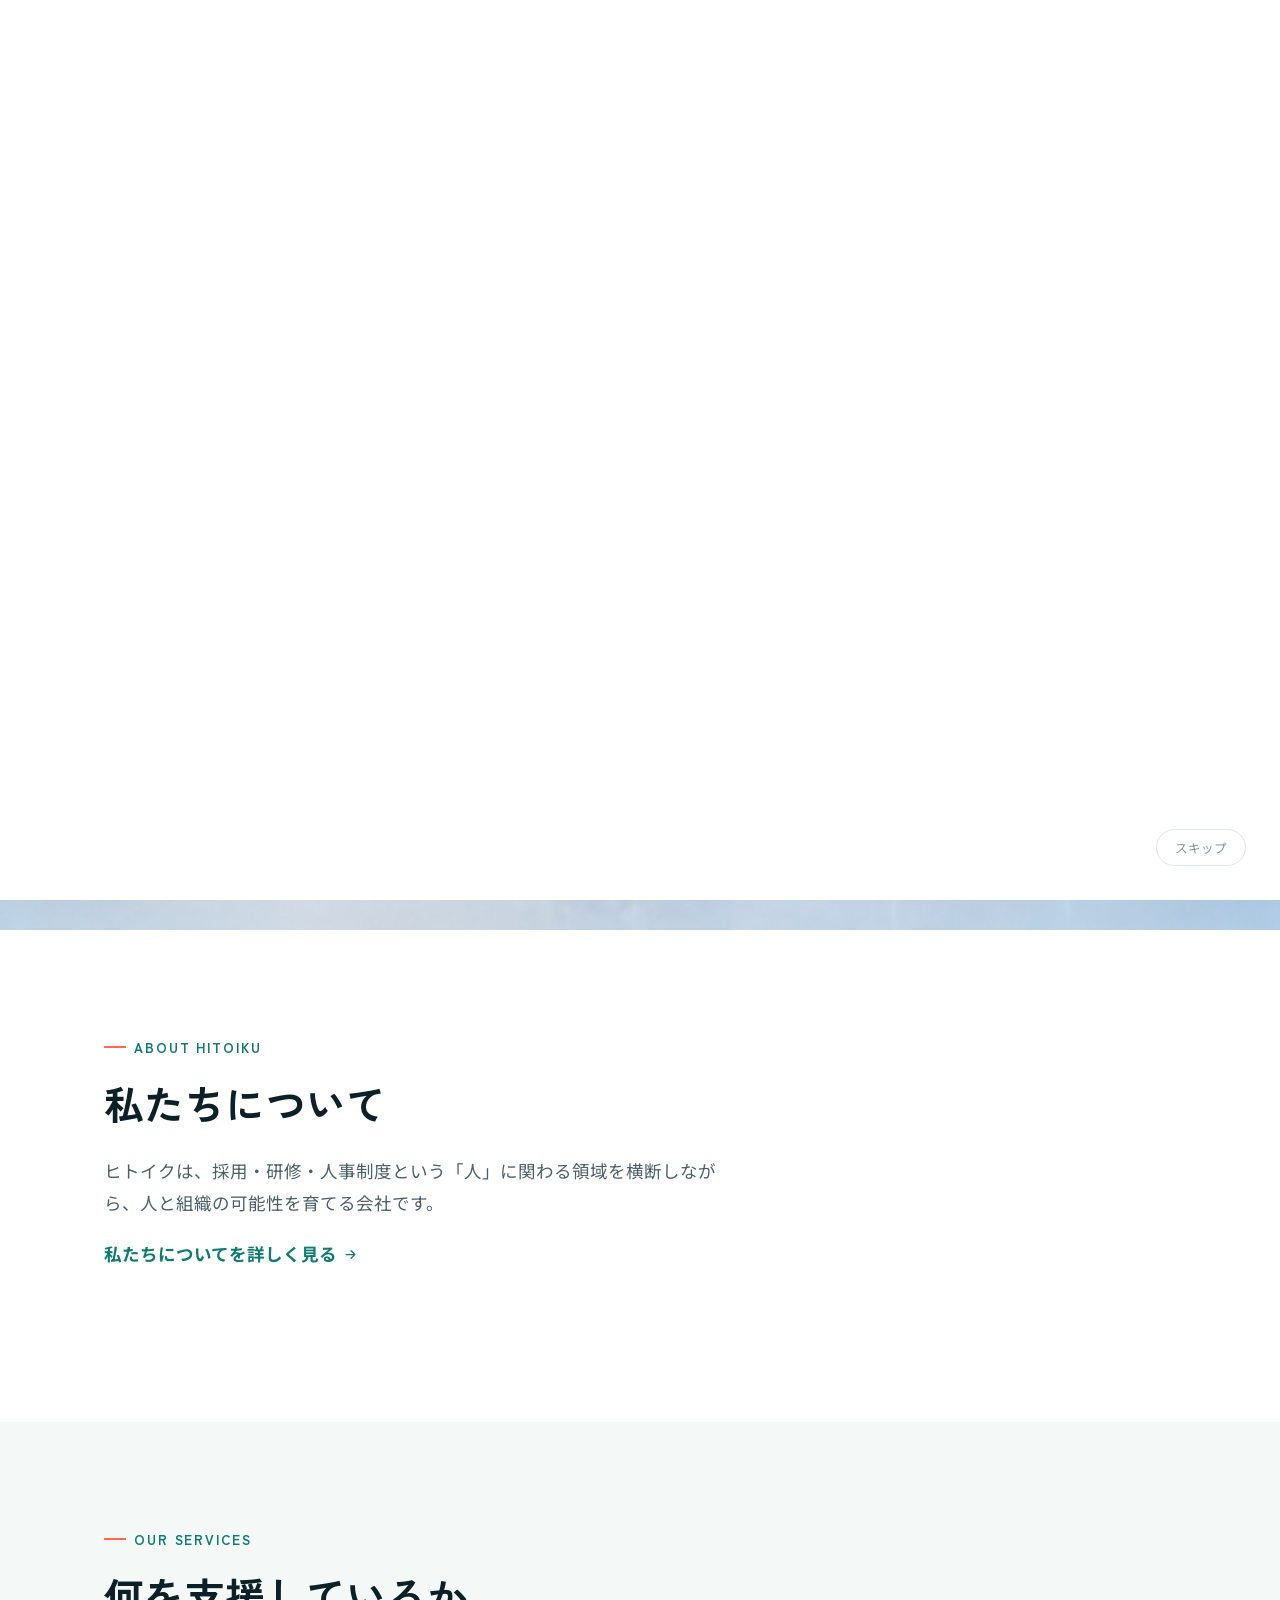
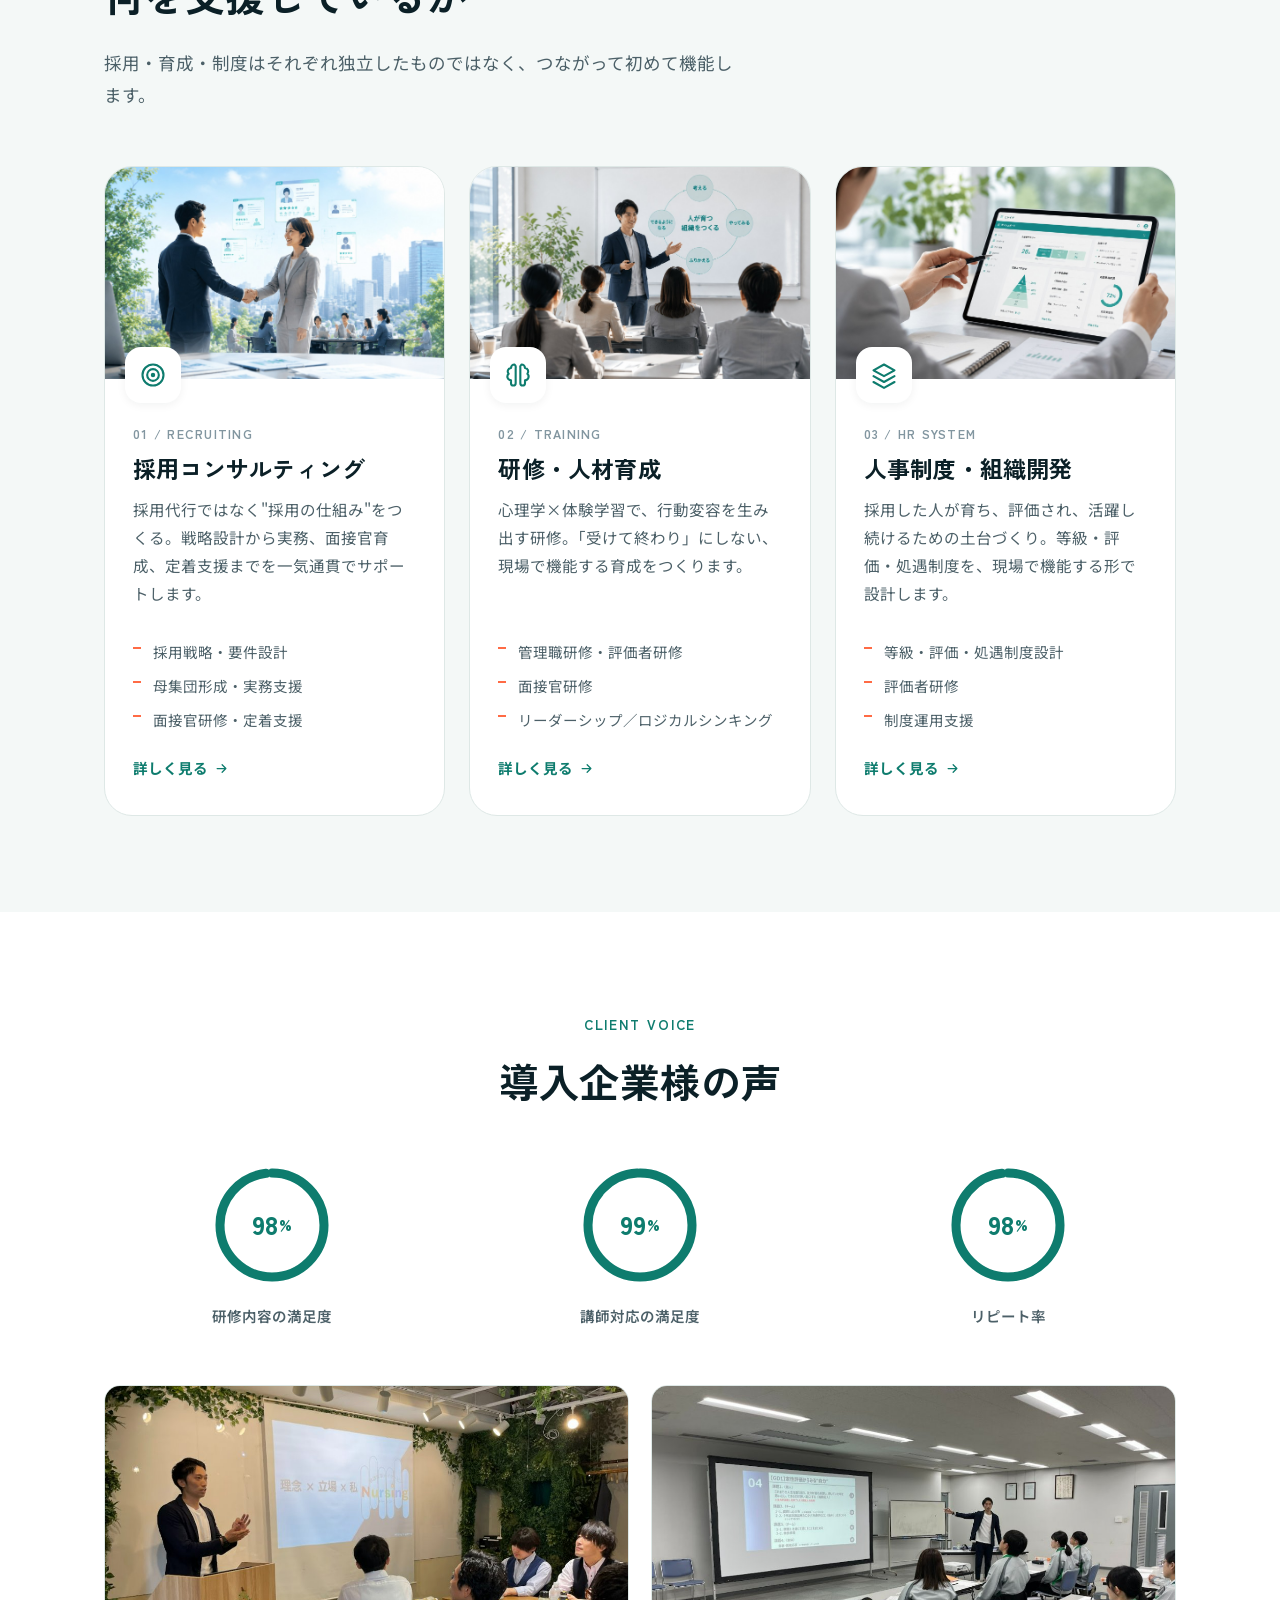
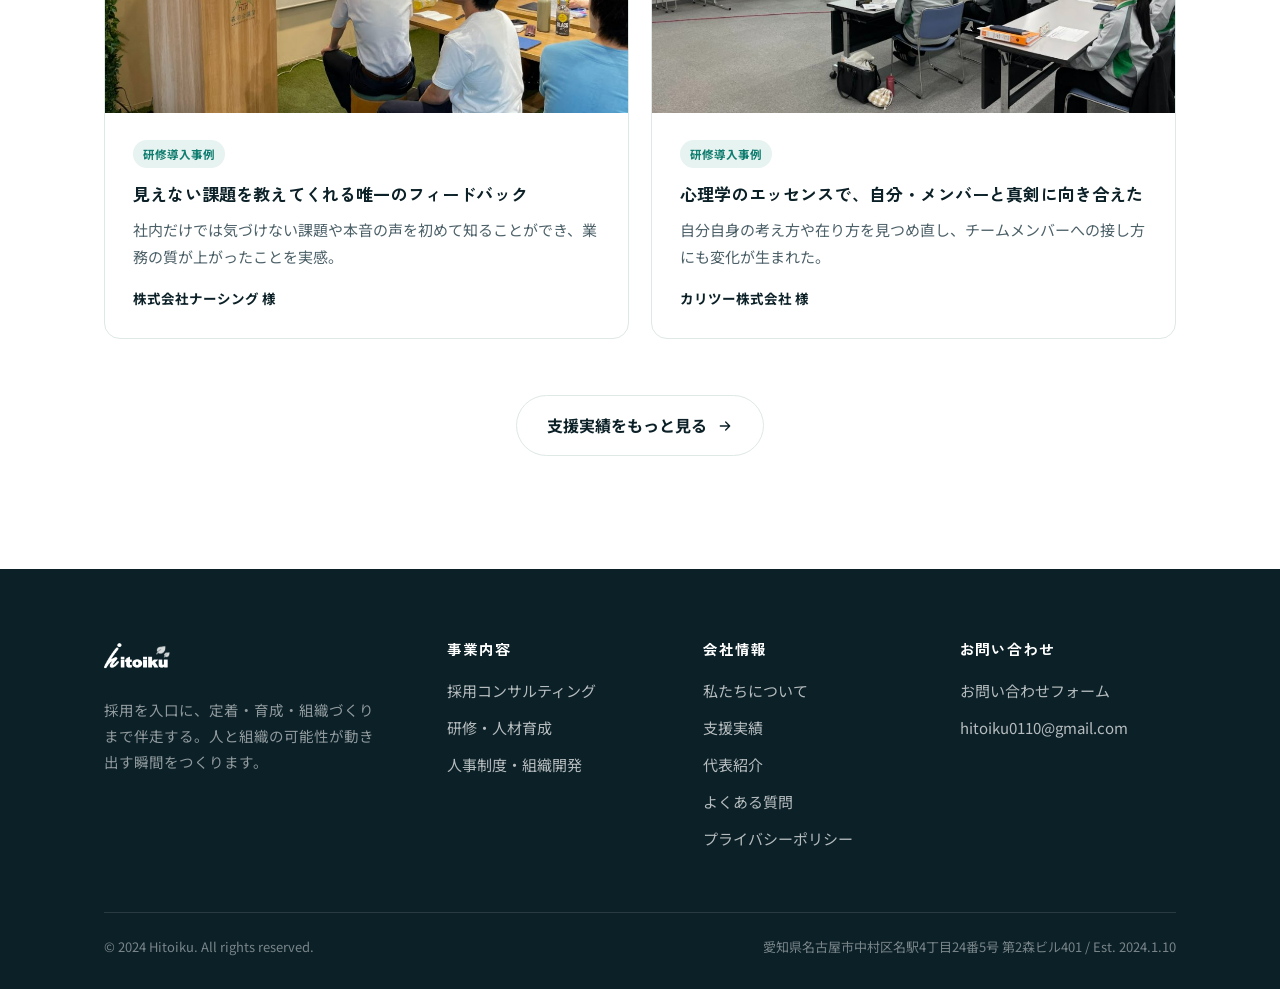
<file: index.html>
<!doctype html>
<html lang="ja">
<head>
<meta charset="UTF-8">
<meta name="viewport" content="width=device-width, initial-scale=1.0">
<title>ヒトイク | 採用して終わらせない。人が定着し、育つ組織へ。 - UPDATE HUMAN</title>
<meta name="description" content="ヒトイクは、採用を入口に定着・育成・組織づくりまで伴走する採用コンサルティング会社です。採用コンサルティング・研修・人事制度構築を通じて企業の成長を支援します。">
<link rel="icon" href="data:image/svg+xml,<svg xmlns=%22http://www.w3.org/2000/svg%22 viewBox=%220 0 32 32%22><rect width=%2232%22 height=%2232%22 rx=%229%22 fill=%22%230E7C6E%22/><path d=%22M9 17l5 5 9-11%22 stroke=%22white%22 stroke-width=%223%22 fill=%22none%22 stroke-linecap=%22round%22 stroke-linejoin=%22round%22/></svg>">
<link rel="preconnect" href="https://fonts.googleapis.com">
<link rel="preconnect" href="https://fonts.gstatic.com" crossorigin>
<link href="https://fonts.googleapis.com/css2?family=Zen+Kaku+Gothic+New:wght@500;700;900&family=Noto+Sans+JP:wght@400;500;700&display=swap" rel="stylesheet">
<link rel="stylesheet" href="css/styles.css">
<noscript><style>
.reveal{opacity:1 !important; transform:none !important;}
.story-visual{display:none;}
.story-scroll{height:auto !important; padding:60px 0;}
.story-panels{position:static !important;}
.story-panel{height:auto !important; position:static !important; padding:26px 8vw !important; justify-content:flex-start !important; text-align:left !important;}
.story-panel-inner{opacity:1 !important; transform:none !important; max-width:640px !important;}
.story-tags{justify-content:flex-start !important;}
.story-skip{display:none;}
</style></noscript>
<link rel="stylesheet" href="css/story.css">
</head>
<body>
<header class="site-header">
  <div class="header-inner">
    <a href="index.html" class="logo"><img src="images/logo.png" alt="ヒトイク" class="logo-img" onerror="this.style.display='none';this.nextElementSibling.style.display='flex';" loading="eager"><span class="logo-fallback" style="display:none;"><span class="mark"></span><span>ヒトイク<small>UPDATE HUMAN</small></span></span></a>
    <nav class="main-nav">
      <ul>
        <li><a class="nav-link active" href="index.html">ホーム</a></li>
        <li><a class="nav-link" href="about.html">私たちについて</a></li>
        <li class="has-dropdown">
          <a class="nav-link" href="recruiting.html">事業内容</a>
          <ul class="dropdown">
            <li><a href="recruiting.html">採用コンサルティング<span>採用の仕組みをつくる</span></a></li>
            <li><a href="training.html">研修・人材育成<span>行動が変わる研修</span></a></li>
            <li><a href="hr-system.html">人事制度・組織開発<span>定着と成長を支える制度</span></a></li>
          </ul>
        </li>
        <li><a class="nav-link" href="works.html">支援実績</a></li>
        <li><a class="nav-link" href="message.html">代表紹介</a></li>
        <li><a class="nav-link" href="faq.html">よくある質問</a></li>
        <li><a class="nav-link" href="contact.html">お問い合わせ</a></li>
      </ul>
    </nav>
    <div class="header-cta">
      <a href="contact.html" class="btn btn-primary btn-sm">無料相談を予約</a>
      <button class="nav-toggle" aria-label="メニュー"><span></span></button>
    </div>
  </div>
</header>



<div class="intro-splash" id="introSplash">
  <div class="intro-stage intro-tagline-stage" id="introTaglineStage">
    <p class="intro-tagline"><span class="ch" style="transition-delay:0.000s">人</span><span class="ch" style="transition-delay:0.055s">の</span><span class="ch" style="transition-delay:0.110s">可</span><span class="ch" style="transition-delay:0.165s">能</span><span class="ch" style="transition-delay:0.220s">性</span><span class="ch" style="transition-delay:0.275s">が</span><span class="ch" style="transition-delay:0.330s">、</span><br><span class="ch" style="transition-delay:0.385s">動</span><span class="ch" style="transition-delay:0.440s">き</span><span class="ch" style="transition-delay:0.495s">出</span><span class="ch" style="transition-delay:0.550s">す</span><span class="ch" style="transition-delay:0.605s">瞬</span><span class="ch" style="transition-delay:0.660s">間</span><span class="ch" style="transition-delay:0.715s">を</span><span class="ch" style="transition-delay:0.770s">。</span></p>
  </div>
  <button class="intro-skip" id="introSkip" type="button">スキップ</button>
</div>
<script>
(function () {
  var splash = document.getElementById('introSplash');
  if (!splash) return;
  var taglineStage = document.getElementById('introTaglineStage');
  var skipBtn = document.getElementById('introSkip');
  var done = false;
  var timers = [];

  function finish() {
    if (done) return;
    done = true;
    timers.forEach(function (t) { clearTimeout(t); });
    splash.classList.add('hidden');
    document.body.style.overflow = '';
  }

  document.body.style.overflow = 'hidden';
  timers.push(setTimeout(function () { taglineStage.classList.add('show'); }, 200));
  timers.push(setTimeout(function () { taglineStage.classList.remove('show'); }, 3900));
  timers.push(setTimeout(finish, 5400));

  splash.addEventListener('click', finish);
  skipBtn.addEventListener('click', function (e) { e.stopPropagation(); finish(); });
})();
</script>

<section class="static-hero">
  <div class="static-hero-media">
    <img src="images/hero.jpg" alt="人の可能性が、動き出す瞬間を。"
         width="1536" height="1024">
  </div>
  <div class="static-hero-text">
    <h1>人の可能性が、動き出す瞬間を。</h1>
    <p>採用して終わりではない。人が定着し、成長し、活躍するところまで。<br>ヒトイクは、採用から定着・活躍までを支援する採用コンサルティング会社です。</p>
  </div>
</section>


<section id="after-story">
  <div class="container">
    <div class="section-head reveal">
      <span class="eyebrow">About Hitoiku</span>
      <h2>私たちについて</h2>
      <p>ヒトイクは、採用・研修・人事制度という「人」に関わる領域を横断しながら、人と組織の可能性を育てる会社です。</p>
      <p style="margin-top:20px;"><a href="about.html" class="more" style="color:var(--brand);font-weight:700;display:inline-flex;align-items:center;gap:6px;">私たちについてを詳しく見る <svg viewBox="0 0 24 24" fill="none" stroke="currentColor" stroke-width="2" stroke-linecap="round" stroke-linejoin="round"><path d="M5 12h14M13 6l6 6-6 6"/></svg></a></p>
    </div>
  </div>
</section>

<section class="pain-band">
  <div class="container">
    <div class="section-head reveal">
      <span class="eyebrow">Our Services</span>
      <h2>何を支援しているか</h2>
      <p>採用・育成・制度はそれぞれ独立したものではなく、つながって初めて機能します。</p>
    </div>
    <div class="service-grid">
      <div class="service-card reveal">
        <div class="service-card-photo">
          <img src="images/service-recruiting.jpg" alt="採用コンサルティング" loading="lazy">
          <div class="icon"><svg viewBox="0 0 24 24" fill="none" stroke="currentColor" stroke-width="1.8"><circle cx="12" cy="12" r="9"/><circle cx="12" cy="12" r="5"/><circle cx="12" cy="12" r="1"/></svg></div>
        </div>
        <div class="service-card-body">
        <div class="tag">01 / RECRUITING</div>
        <h3>採用コンサルティング</h3>
        <p>採用代行ではなく"採用の仕組み"をつくる。戦略設計から実務、面接官育成、定着支援までを一気通貫でサポートします。</p>
        <ul><li>採用戦略・要件設計</li><li>母集団形成・実務支援</li><li>面接官研修・定着支援</li></ul>
        <a href="recruiting.html" class="more">詳しく見る <svg viewBox="0 0 24 24" fill="none" stroke="currentColor" stroke-width="2" stroke-linecap="round" stroke-linejoin="round"><path d="M5 12h14M13 6l6 6-6 6"/></svg></a>
        </div>
      </div>
      <div class="service-card reveal">
        <div class="service-card-photo">
          <img src="images/service-training.jpg" alt="研修・人材育成" loading="lazy">
          <div class="icon"><svg viewBox="0 0 24 24" fill="none" stroke="currentColor" stroke-width="1.8" stroke-linecap="round" stroke-linejoin="round"><path d="M9 3a3 3 0 0 0-3 3 3 3 0 0 0-2 5 3.2 3.2 0 0 0 2 5.6V19a2 2 0 0 0 4 0V6a3 3 0 0 0-1-3z"/><path d="M15 3a3 3 0 0 1 3 3 3 3 0 0 1 2 5 3.2 3.2 0 0 1-2 5.6V19a2 2 0 0 1-4 0V6a3 3 0 0 1 1-3z"/></svg></div>
        </div>
        <div class="service-card-body">
        <div class="tag">02 / TRAINING</div>
        <h3>研修・人材育成</h3>
        <p>心理学×体験学習で、行動変容を生み出す研修。「受けて終わり」にしない、現場で機能する育成をつくります。</p>
        <ul><li>管理職研修・評価者研修</li><li>面接官研修</li><li>リーダーシップ／ロジカルシンキング</li></ul>
        <a href="training.html" class="more">詳しく見る <svg viewBox="0 0 24 24" fill="none" stroke="currentColor" stroke-width="2" stroke-linecap="round" stroke-linejoin="round"><path d="M5 12h14M13 6l6 6-6 6"/></svg></a>
        </div>
      </div>
      <div class="service-card reveal">
        <div class="service-card-photo">
          <img src="images/service-hrsystem.jpg" alt="人事制度・組織開発" loading="lazy">
          <div class="icon"><svg viewBox="0 0 24 24" fill="none" stroke="currentColor" stroke-width="1.8" stroke-linecap="round" stroke-linejoin="round"><path d="M12 3l9 5-9 5-9-5z"/><path d="M3 13l9 5 9-5"/><path d="M3 18l9 5 9-5"/></svg></div>
        </div>
        <div class="service-card-body">
        <div class="tag">03 / HR SYSTEM</div>
        <h3>人事制度・組織開発</h3>
        <p>採用した人が育ち、評価され、活躍し続けるための土台づくり。等級・評価・処遇制度を、現場で機能する形で設計します。</p>
        <ul><li>等級・評価・処遇制度設計</li><li>評価者研修</li><li>制度運用支援</li></ul>
        <a href="hr-system.html" class="more">詳しく見る <svg viewBox="0 0 24 24" fill="none" stroke="currentColor" stroke-width="2" stroke-linecap="round" stroke-linejoin="round"><path d="M5 12h14M13 6l6 6-6 6"/></svg></a>
        </div>
      </div>
    </div>
  </div>
</section>

<section>
  <div class="container">
    <div class="section-head center reveal" style="margin-left:auto;margin-right:auto;">
      <span class="eyebrow">Client Voice</span>
      <h2>導入企業様の声</h2>
    </div>
    <div class="stat-showcase reveal">
      <div class="stat-showcase-item">
        <div class="stat-ring-wrap">
          <svg class="stat-ring" viewBox="0 0 120 120"><circle cx="60" cy="60" r="52" class="stat-ring-track"/><circle cx="60" cy="60" r="52" class="stat-ring-bar" style="--pct:98;"/></svg>
          <div class="stat-showcase-num">98<span>%</span></div>
        </div>
        <div class="stat-showcase-label">研修内容の満足度</div>
      </div>
      <div class="stat-showcase-item">
        <div class="stat-ring-wrap">
          <svg class="stat-ring" viewBox="0 0 120 120"><circle cx="60" cy="60" r="52" class="stat-ring-track"/><circle cx="60" cy="60" r="52" class="stat-ring-bar" style="--pct:99;"/></svg>
          <div class="stat-showcase-num">99<span>%</span></div>
        </div>
        <div class="stat-showcase-label">講師対応の満足度</div>
      </div>
      <div class="stat-showcase-item">
        <div class="stat-ring-wrap">
          <svg class="stat-ring" viewBox="0 0 120 120"><circle cx="60" cy="60" r="52" class="stat-ring-track"/><circle cx="60" cy="60" r="52" class="stat-ring-bar" style="--pct:98;"/></svg>
          <div class="stat-showcase-num">98<span>%</span></div>
        </div>
        <div class="stat-showcase-label">リピート率</div>
      </div>
    </div>
    <div class="case-grid mt-lg">
      <div class="case-card reveal">
        <img class="case-photo" src="images/case-nursing.jpg" alt="株式会社ナーシング様 研修風景" loading="lazy">
        <div class="case-body">
          <span class="badge">研修導入事例</span>
          <h3>見えない課題を教えてくれる唯一のフィードバック</h3>
          <p>社内だけでは気づけない課題や本音の声を初めて知ることができ、業務の質が上がったことを実感。</p>
          <div class="org">株式会社ナーシング 様</div>
        </div>
      </div>
      <div class="case-card reveal">
        <img class="case-photo" src="images/case-karitsu.jpg" alt="カリツー株式会社様 研修風景" loading="lazy">
        <div class="case-body">
          <span class="badge">研修導入事例</span>
          <h3>心理学のエッセンスで、自分・メンバーと真剣に向き合えた</h3>
          <p>自分自身の考え方や在り方を見つめ直し、チームメンバーへの接し方にも変化が生まれた。</p>
          <div class="org">カリツー株式会社 様</div>
        </div>
      </div>
    </div>
    <p class="text-center mt-lg"><a href="works.html" class="btn btn-outline">支援実績をもっと見る <svg viewBox="0 0 24 24" fill="none" stroke="currentColor" stroke-width="2" stroke-linecap="round" stroke-linejoin="round"><path d="M5 12h14M13 6l6 6-6 6"/></svg></a></p>
  </div>
</section>
<footer class="site-footer">
  <div class="container">
    <div class="footer-grid">
      <div class="footer-brand">
        <a href="index.html" class="logo"><img src="images/logo.png" alt="ヒトイク" class="logo-img" onerror="this.style.display='none';this.nextElementSibling.style.display='flex';" loading="lazy"><span class="logo-fallback" style="display:none;"><span class="mark"></span><span>ヒトイク</span></span></a>
        <p>採用を入口に、定着・育成・組織づくりまで伴走する。人と組織の可能性が動き出す瞬間をつくります。</p>
      </div>
      <div>
        <h4>事業内容</h4>
        <ul>
          <li><a href="recruiting.html">採用コンサルティング</a></li>
          <li><a href="training.html">研修・人材育成</a></li>
          <li><a href="hr-system.html">人事制度・組織開発</a></li>
        </ul>
      </div>
      <div>
        <h4>会社情報</h4>
        <ul>
          <li><a href="about.html">私たちについて</a></li>
          <li><a href="works.html">支援実績</a></li>
          <li><a href="message.html">代表紹介</a></li>
          <li><a href="faq.html">よくある質問</a></li>
          <li><a href="privacy.html">プライバシーポリシー</a></li>
        </ul>
      </div>
      <div>
        <h4>お問い合わせ</h4>
        <ul>
          <li><a href="contact.html">お問い合わせフォーム</a></li>
          <li><a href="mailto:hitoiku0110@gmail.com">hitoiku0110@gmail.com</a></li>
        </ul>
      </div>
    </div>
    <div class="footer-bottom">
      <span>&copy; 2024 Hitoiku. All rights reserved.</span>
      <span>愛知県名古屋市中村区名駅4丁目24番5号 第2森ビル401 / Est. 2024.1.10</span>
    </div>
  </div>
</footer>
<script src="js/main.js"></script>
</body>
</html>
</file>
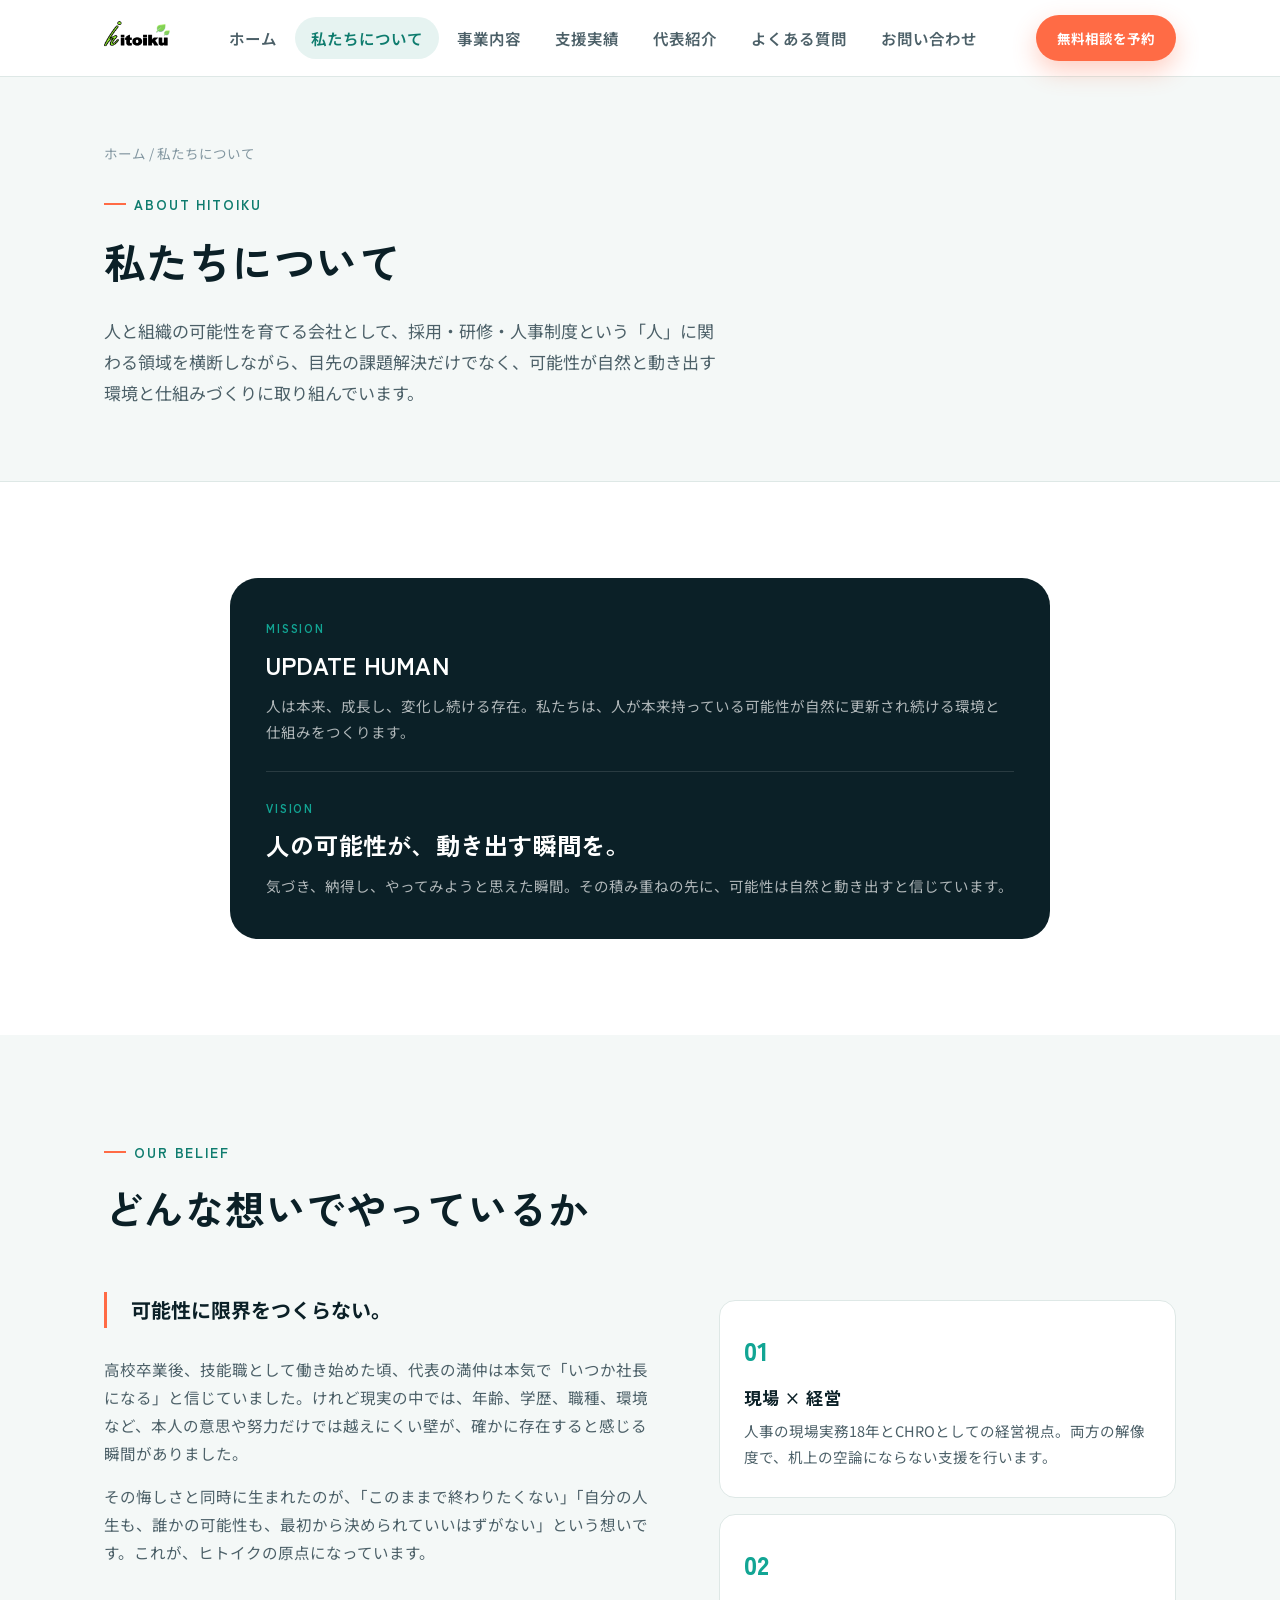
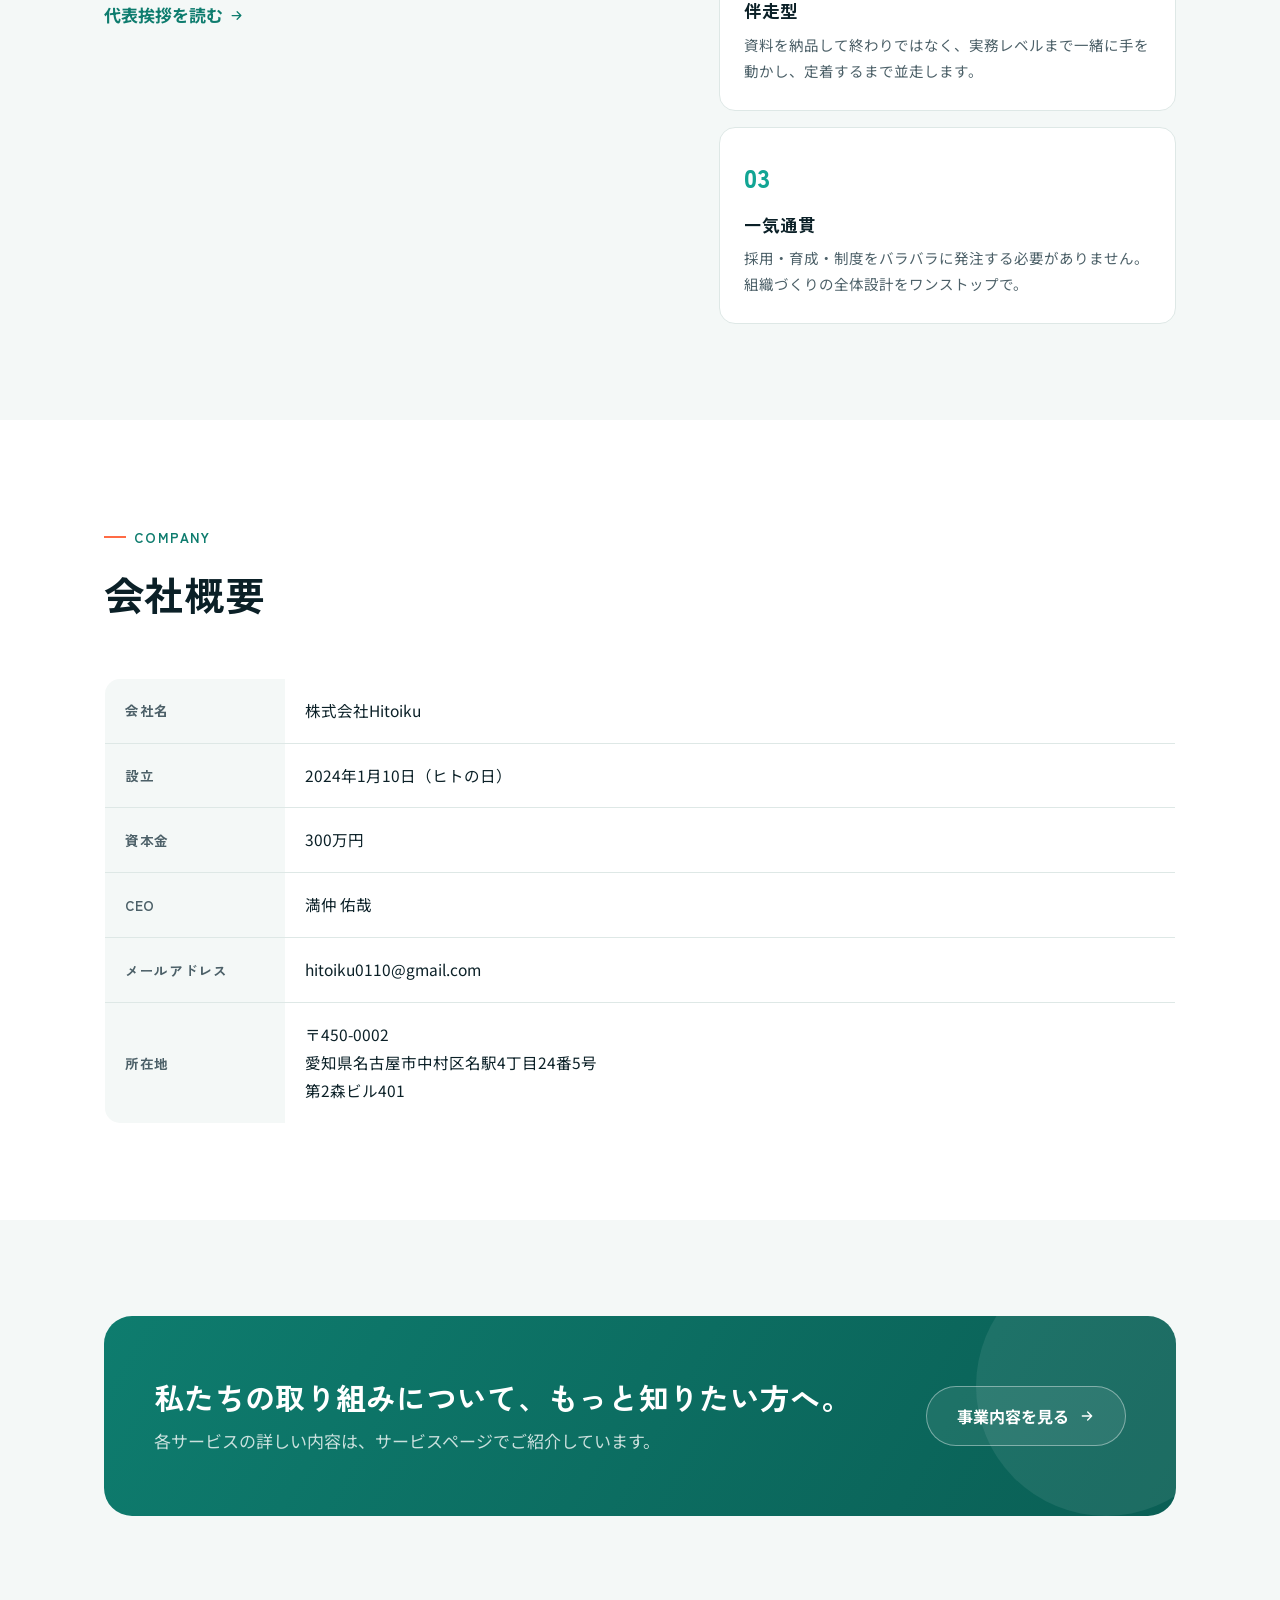
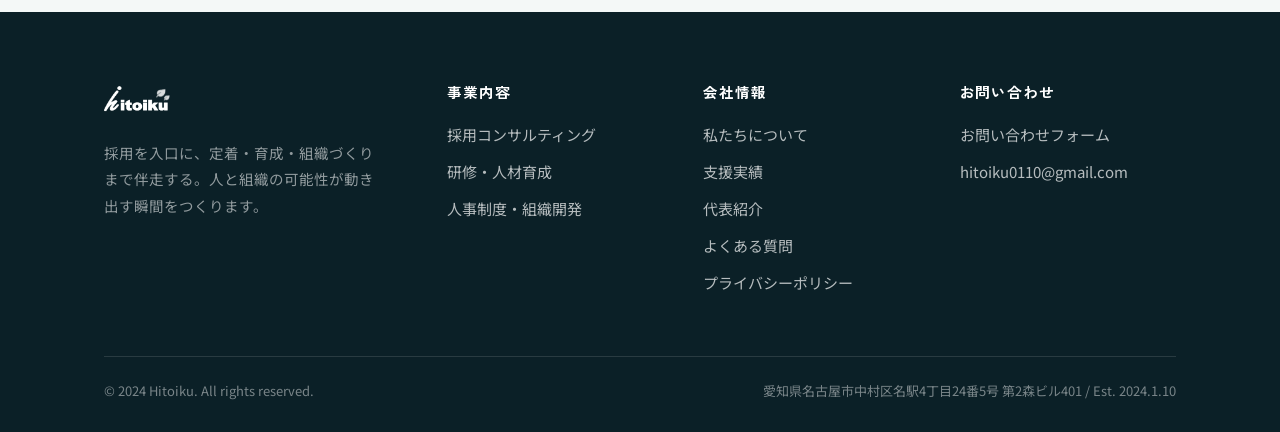
<file: about.html>
<!doctype html>
<html lang="ja">
<head>
<meta charset="UTF-8">
<meta name="viewport" content="width=device-width, initial-scale=1.0">
<title>ヒトイクとは | ヒトイク</title>
<meta name="description" content="ヒトイクは、人と組織の可能性を育てる会社です。UPDATE HUMANという理念、代表の想い、会社概要をご紹介します。">
<link rel="icon" href="data:image/svg+xml,<svg xmlns=%22http://www.w3.org/2000/svg%22 viewBox=%220 0 32 32%22><rect width=%2232%22 height=%2232%22 rx=%229%22 fill=%22%230E7C6E%22/><path d=%22M9 17l5 5 9-11%22 stroke=%22white%22 stroke-width=%223%22 fill=%22none%22 stroke-linecap=%22round%22 stroke-linejoin=%22round%22/></svg>">
<link rel="preconnect" href="https://fonts.googleapis.com">
<link rel="preconnect" href="https://fonts.gstatic.com" crossorigin>
<link href="https://fonts.googleapis.com/css2?family=Zen+Kaku+Gothic+New:wght@500;700;900&family=Noto+Sans+JP:wght@400;500;700&display=swap" rel="stylesheet">
<link rel="stylesheet" href="css/styles.css">
<noscript><style>
.reveal{opacity:1 !important; transform:none !important;}
.story-visual{display:none;}
.story-scroll{height:auto !important; padding:60px 0;}
.story-panels{position:static !important;}
.story-panel{height:auto !important; position:static !important; padding:26px 8vw !important; justify-content:flex-start !important; text-align:left !important;}
.story-panel-inner{opacity:1 !important; transform:none !important; max-width:640px !important;}
.story-tags{justify-content:flex-start !important;}
.story-skip{display:none;}
</style></noscript>
</head>
<body>
<header class="site-header">
  <div class="header-inner">
    <a href="index.html" class="logo"><img src="images/logo.png" alt="ヒトイク" class="logo-img" onerror="this.style.display='none';this.nextElementSibling.style.display='flex';" loading="eager"><span class="logo-fallback" style="display:none;"><span class="mark"></span><span>ヒトイク<small>UPDATE HUMAN</small></span></span></a>
    <nav class="main-nav">
      <ul>
        <li><a class="nav-link" href="index.html">ホーム</a></li>
        <li><a class="nav-link active" href="about.html">私たちについて</a></li>
        <li class="has-dropdown">
          <a class="nav-link" href="recruiting.html">事業内容</a>
          <ul class="dropdown">
            <li><a href="recruiting.html">採用コンサルティング<span>採用の仕組みをつくる</span></a></li>
            <li><a href="training.html">研修・人材育成<span>行動が変わる研修</span></a></li>
            <li><a href="hr-system.html">人事制度・組織開発<span>定着と成長を支える制度</span></a></li>
          </ul>
        </li>
        <li><a class="nav-link" href="works.html">支援実績</a></li>
        <li><a class="nav-link" href="message.html">代表紹介</a></li>
        <li><a class="nav-link" href="faq.html">よくある質問</a></li>
        <li><a class="nav-link" href="contact.html">お問い合わせ</a></li>
      </ul>
    </nav>
    <div class="header-cta">
      <a href="contact.html" class="btn btn-primary btn-sm">無料相談を予約</a>
      <button class="nav-toggle" aria-label="メニュー"><span></span></button>
    </div>
  </div>
</header>

<section class="page-hero">
  <div class="container">
    <div class="breadcrumb"><a href="index.html">ホーム</a> / 私たちについて</div>
    <span class="eyebrow">About Hitoiku</span>
    <h1>私たちについて</h1>
    <p class="lead">人と組織の可能性を育てる会社として、採用・研修・人事制度という「人」に関わる領域を横断しながら、目先の課題解決だけでなく、可能性が自然と動き出す環境と仕組みづくりに取り組んでいます。</p>
  </div>
</section>

<section>
  <div class="container">
    <div class="mv-box reveal" style="max-width:820px;margin:0 auto;">
      <div class="mv-item">
        <div class="mv-label">MISSION</div>
        <h3>UPDATE HUMAN</h3>
        <p>人は本来、成長し、変化し続ける存在。私たちは、人が本来持っている可能性が自然に更新され続ける環境と仕組みをつくります。</p>
      </div>
      <div class="mv-divider"></div>
      <div class="mv-item">
        <div class="mv-label">VISION</div>
        <h3>人の可能性が、動き出す瞬間を。</h3>
        <p>気づき、納得し、やってみようと思えた瞬間。その積み重ねの先に、可能性は自然と動き出すと信じています。</p>
      </div>
    </div>
  </div>
</section>

<section class="pain-band">
  <div class="container">
    <div class="section-head reveal">
      <span class="eyebrow">Our Belief</span>
      <h2>どんな想いでやっているか</h2>
    </div>
    <div class="philosophy-grid">
      <div class="reveal">
        <div class="philosophy-quote">
          <p>可能性に限界をつくらない。</p>
        </div>
        <div class="philosophy-body">
          <p>高校卒業後、技能職として働き始めた頃、代表の満仲は本気で「いつか社長になる」と信じていました。けれど現実の中では、年齢、学歴、職種、環境など、本人の意思や努力だけでは越えにくい壁が、確かに存在すると感じる瞬間がありました。</p>
          <p>その悔しさと同時に生まれたのが、「このままで終わりたくない」「自分の人生も、誰かの可能性も、最初から決められていいはずがない」という想いです。これが、ヒトイクの原点になっています。</p>
        </div>
        <a href="message.html" class="more" style="color:var(--brand);font-weight:700;display:inline-flex;align-items:center;gap:6px;margin-top:18px;">代表挨拶を読む <svg viewBox="0 0 24 24" fill="none" stroke="currentColor" stroke-width="2" stroke-linecap="round" stroke-linejoin="round"><path d="M5 12h14M13 6l6 6-6 6"/></svg></a>
      </div>
      <div class="belief-list" style="grid-template-columns:1fr; gap:16px;">
        <div class="belief-item reveal"><div class="num">01</div><h4>現場 × 経営</h4><p>人事の現場実務18年とCHROとしての経営視点。両方の解像度で、机上の空論にならない支援を行います。</p></div>
        <div class="belief-item reveal"><div class="num">02</div><h4>伴走型</h4><p>資料を納品して終わりではなく、実務レベルまで一緒に手を動かし、定着するまで並走します。</p></div>
        <div class="belief-item reveal"><div class="num">03</div><h4>一気通貫</h4><p>採用・育成・制度をバラバラに発注する必要がありません。組織づくりの全体設計をワンストップで。</p></div>
      </div>
    </div>
  </div>
</section>

<section>
  <div class="container">
    <div class="section-head reveal">
      <span class="eyebrow">Company</span>
      <h2>会社概要</h2>
    </div>
    <div class="table-wrap reveal">
      <table class="price-table">
        <tbody>
          <tr><th style="width:180px;">会社名</th><td>株式会社Hitoiku</td></tr>
          <tr><th>設立</th><td>2024年1月10日（ヒトの日）</td></tr>
          <tr><th>資本金</th><td>300万円</td></tr>
          <tr><th>CEO</th><td>満仲 佑哉</td></tr>
          <tr><th>メールアドレス</th><td><a href="mailto:hitoiku0110@gmail.com">hitoiku0110@gmail.com</a></td></tr>
          <tr><th>所在地</th><td>〒450-0002<br>愛知県名古屋市中村区名駅4丁目24番5号<br>第2森ビル401</td></tr>
        </tbody>
      </table>
    </div>
  </div>
</section>

<section class="pain-band">
  <div class="container">
    <div class="cta-band reveal" style="background:linear-gradient(120deg, var(--brand) 0%, #0A5F55 100%);">
      <div>
        <h2>私たちの取り組みについて、もっと知りたい方へ。</h2>
        <p>各サービスの詳しい内容は、サービスページでご紹介しています。</p>
      </div>
      <div class="actions">
        <a href="recruiting.html" class="btn btn-ghost-light">事業内容を見る <svg viewBox="0 0 24 24" fill="none" stroke="currentColor" stroke-width="2" stroke-linecap="round" stroke-linejoin="round"><path d="M5 12h14M13 6l6 6-6 6"/></svg></a>
      </div>
    </div>
  </div>
</section>
<footer class="site-footer">
  <div class="container">
    <div class="footer-grid">
      <div class="footer-brand">
        <a href="index.html" class="logo"><img src="images/logo.png" alt="ヒトイク" class="logo-img" onerror="this.style.display='none';this.nextElementSibling.style.display='flex';" loading="lazy"><span class="logo-fallback" style="display:none;"><span class="mark"></span><span>ヒトイク</span></span></a>
        <p>採用を入口に、定着・育成・組織づくりまで伴走する。人と組織の可能性が動き出す瞬間をつくります。</p>
      </div>
      <div>
        <h4>事業内容</h4>
        <ul>
          <li><a href="recruiting.html">採用コンサルティング</a></li>
          <li><a href="training.html">研修・人材育成</a></li>
          <li><a href="hr-system.html">人事制度・組織開発</a></li>
        </ul>
      </div>
      <div>
        <h4>会社情報</h4>
        <ul>
          <li><a href="about.html">私たちについて</a></li>
          <li><a href="works.html">支援実績</a></li>
          <li><a href="message.html">代表紹介</a></li>
          <li><a href="faq.html">よくある質問</a></li>
          <li><a href="privacy.html">プライバシーポリシー</a></li>
        </ul>
      </div>
      <div>
        <h4>お問い合わせ</h4>
        <ul>
          <li><a href="contact.html">お問い合わせフォーム</a></li>
          <li><a href="mailto:hitoiku0110@gmail.com">hitoiku0110@gmail.com</a></li>
        </ul>
      </div>
    </div>
    <div class="footer-bottom">
      <span>&copy; 2024 Hitoiku. All rights reserved.</span>
      <span>愛知県名古屋市中村区名駅4丁目24番5号 第2森ビル401 / Est. 2024.1.10</span>
    </div>
  </div>
</footer>
<script src="js/main.js"></script>
</body>
</html>
</file>
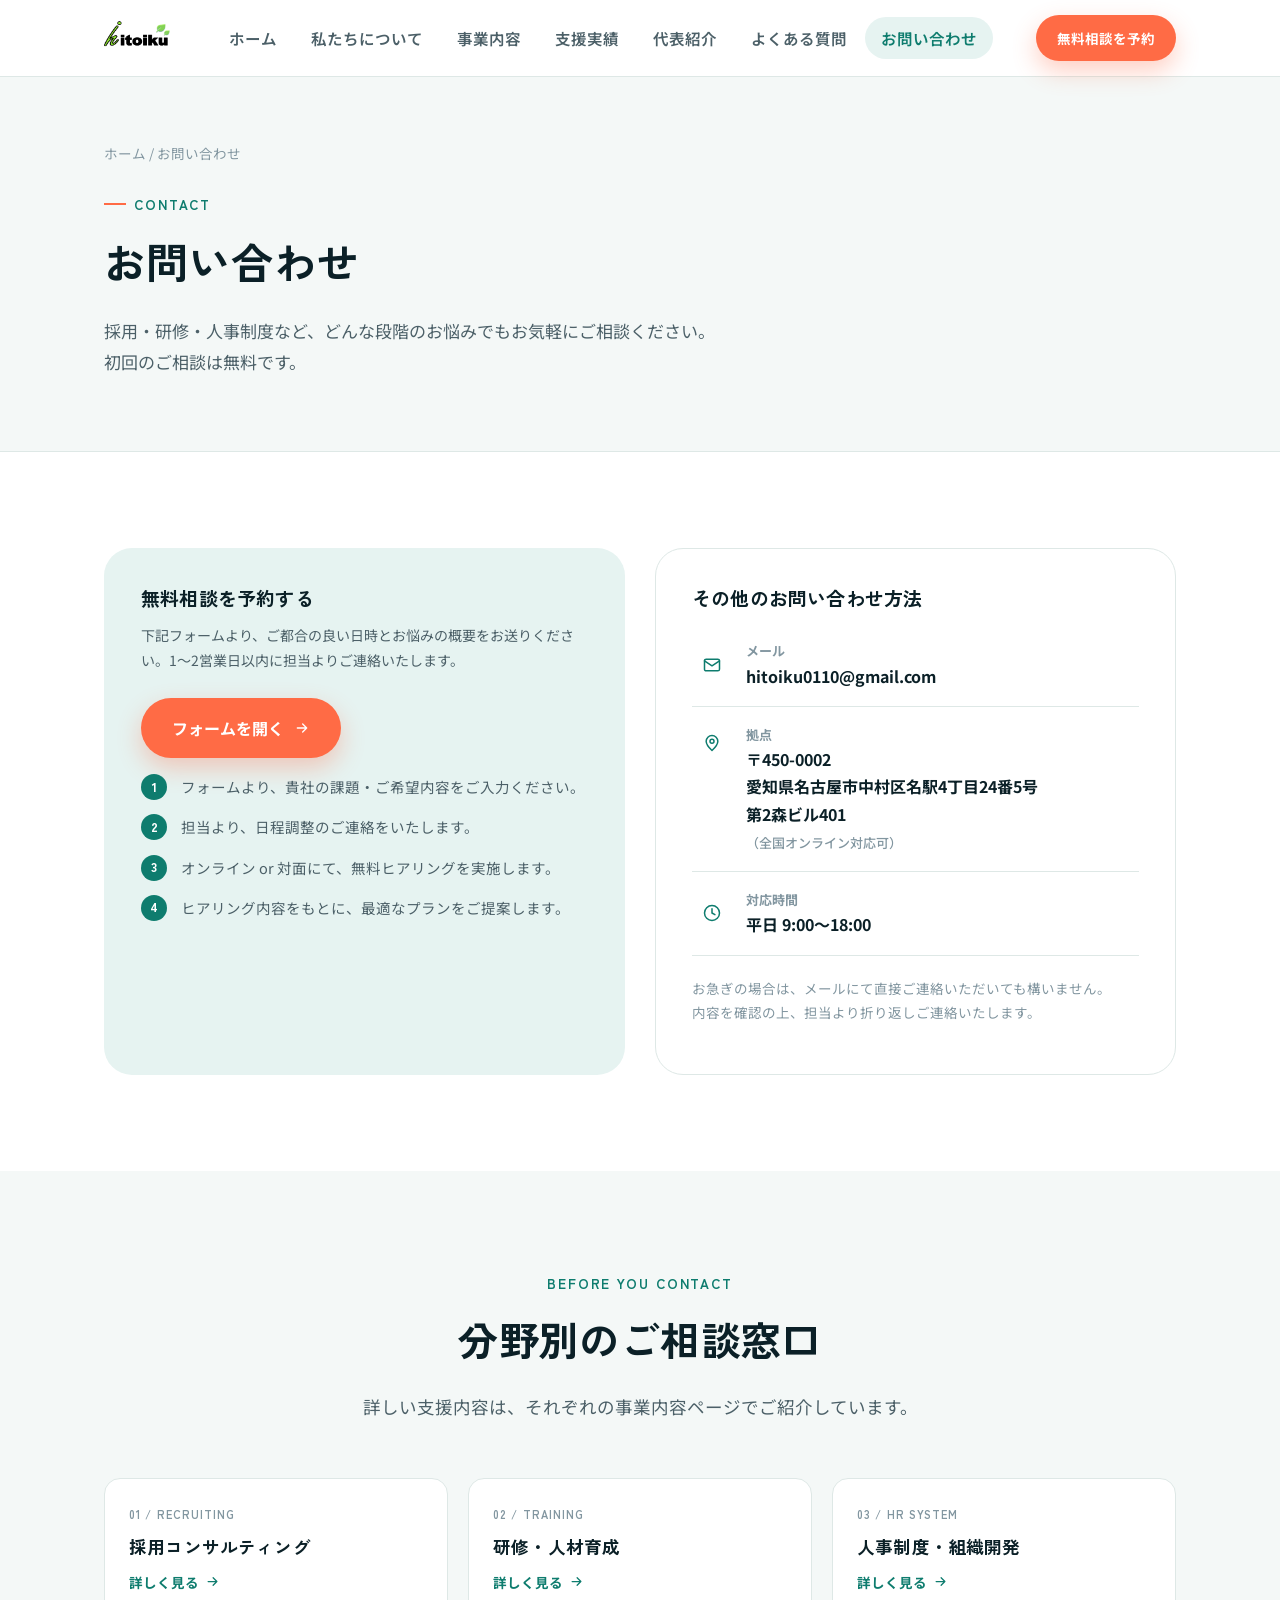
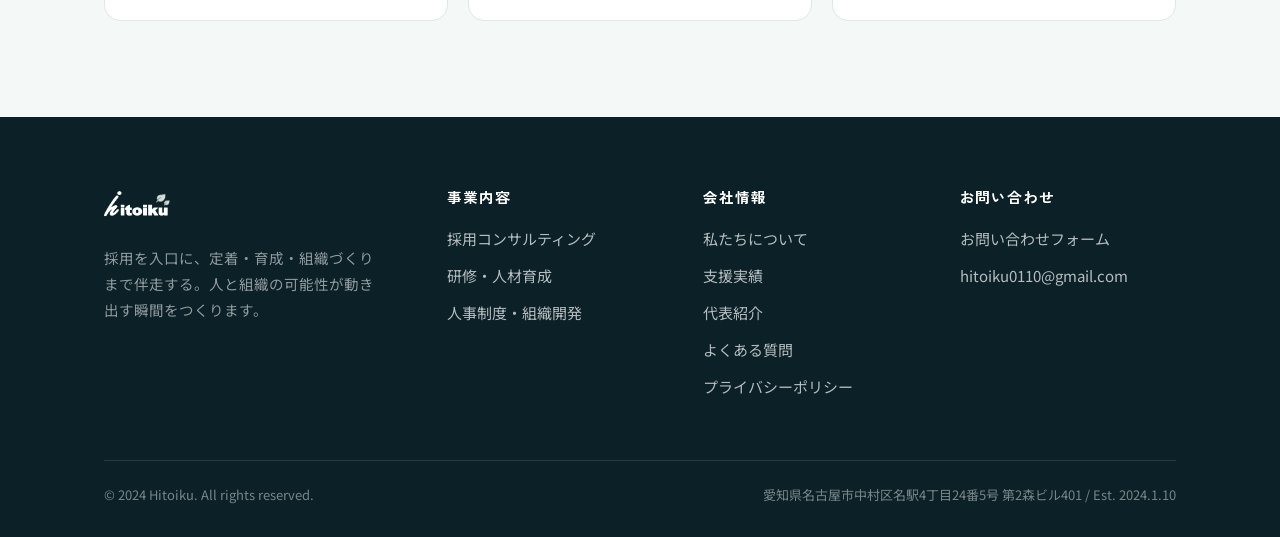
<file: contact.html>
<!doctype html>
<html lang="ja">
<head>
<meta charset="UTF-8">
<meta name="viewport" content="width=device-width, initial-scale=1.0">
<title>お問い合わせ | ヒトイク</title>
<meta name="description" content="採用・研修・人事制度に関するご相談は無料です。お気軽にお問い合わせください。">
<link rel="icon" href="data:image/svg+xml,<svg xmlns=%22http://www.w3.org/2000/svg%22 viewBox=%220 0 32 32%22><rect width=%2232%22 height=%2232%22 rx=%229%22 fill=%22%230E7C6E%22/><path d=%22M9 17l5 5 9-11%22 stroke=%22white%22 stroke-width=%223%22 fill=%22none%22 stroke-linecap=%22round%22 stroke-linejoin=%22round%22/></svg>">
<link rel="preconnect" href="https://fonts.googleapis.com">
<link rel="preconnect" href="https://fonts.gstatic.com" crossorigin>
<link href="https://fonts.googleapis.com/css2?family=Zen+Kaku+Gothic+New:wght@500;700;900&family=Noto+Sans+JP:wght@400;500;700&display=swap" rel="stylesheet">
<link rel="stylesheet" href="css/styles.css">
<noscript><style>
.reveal{opacity:1 !important; transform:none !important;}
.story-visual{display:none;}
.story-scroll{height:auto !important; padding:60px 0;}
.story-panels{position:static !important;}
.story-panel{height:auto !important; position:static !important; padding:26px 8vw !important; justify-content:flex-start !important; text-align:left !important;}
.story-panel-inner{opacity:1 !important; transform:none !important; max-width:640px !important;}
.story-tags{justify-content:flex-start !important;}
.story-skip{display:none;}
</style></noscript>
</head>
<body>
<header class="site-header">
  <div class="header-inner">
    <a href="index.html" class="logo"><img src="images/logo.png" alt="ヒトイク" class="logo-img" onerror="this.style.display='none';this.nextElementSibling.style.display='flex';" loading="eager"><span class="logo-fallback" style="display:none;"><span class="mark"></span><span>ヒトイク<small>UPDATE HUMAN</small></span></span></a>
    <nav class="main-nav">
      <ul>
        <li><a class="nav-link" href="index.html">ホーム</a></li>
        <li><a class="nav-link" href="about.html">私たちについて</a></li>
        <li class="has-dropdown">
          <a class="nav-link" href="recruiting.html">事業内容</a>
          <ul class="dropdown">
            <li><a href="recruiting.html">採用コンサルティング<span>採用の仕組みをつくる</span></a></li>
            <li><a href="training.html">研修・人材育成<span>行動が変わる研修</span></a></li>
            <li><a href="hr-system.html">人事制度・組織開発<span>定着と成長を支える制度</span></a></li>
          </ul>
        </li>
        <li><a class="nav-link" href="works.html">支援実績</a></li>
        <li><a class="nav-link" href="message.html">代表紹介</a></li>
        <li><a class="nav-link" href="faq.html">よくある質問</a></li>
        <li><a class="nav-link active" href="contact.html">お問い合わせ</a></li>
      </ul>
    </nav>
    <div class="header-cta">
      <a href="contact.html" class="btn btn-primary btn-sm">無料相談を予約</a>
      <button class="nav-toggle" aria-label="メニュー"><span></span></button>
    </div>
  </div>
</header>

<section class="page-hero">
  <div class="container">
    <div class="breadcrumb"><a href="index.html">ホーム</a> / お問い合わせ</div>
    <span class="eyebrow">Contact</span>
    <h1>お問い合わせ</h1>
    <p class="lead">採用・研修・人事制度など、どんな段階のお悩みでもお気軽にご相談ください。初回のご相談は無料です。</p>
  </div>
</section>

<section>
  <div class="container">
    <div class="contact-grid">
      <div class="contact-card primary reveal">
        <h3>無料相談を予約する</h3>
        <p style="font-size:14px;">下記フォームより、ご都合の良い日時とお悩みの概要をお送りください。1〜2営業日以内に担当よりご連絡いたします。</p>
        <a href="https://docs.google.com/forms/d/e/1FAIpQLSeZlL0OIho6RS2qT0XHRUkNSlb5WwN1jwob5Ap6ArMgbOg42g/viewform" target="_blank" rel="noopener" class="btn btn-primary" style="margin-top:10px;">フォームを開く <svg viewBox="0 0 24 24" fill="none" stroke="currentColor" stroke-width="2" stroke-linecap="round" stroke-linejoin="round"><path d="M5 12h14M13 6l6 6-6 6"/></svg></a>

        <div class="flow-mini">
          <div class="flow-mini-item"><div class="n">1</div><p>フォームより、貴社の課題・ご希望内容をご入力ください。</p></div>
          <div class="flow-mini-item"><div class="n">2</div><p>担当より、日程調整のご連絡をいたします。</p></div>
          <div class="flow-mini-item"><div class="n">3</div><p>オンライン or 対面にて、無料ヒアリングを実施します。</p></div>
          <div class="flow-mini-item"><div class="n">4</div><p>ヒアリング内容をもとに、最適なプランをご提案します。</p></div>
        </div>
      </div>

      <div class="contact-card reveal">
        <h3>その他のお問い合わせ方法</h3>
        <div class="contact-method">
          <div class="ico"><svg viewBox="0 0 24 24" fill="none" stroke="currentColor" stroke-width="1.8" stroke-linecap="round" stroke-linejoin="round"><rect x="3" y="5" width="18" height="14" rx="2"/><path d="M3 7l9 6 9-6"/></svg></div>
          <div><div class="lbl">メール</div><div class="val"><a href="mailto:hitoiku0110@gmail.com">hitoiku0110@gmail.com</a></div></div>
        </div>
        <div class="contact-method">
          <div class="ico"><svg viewBox="0 0 24 24" fill="none" stroke="currentColor" stroke-width="1.8" stroke-linecap="round" stroke-linejoin="round"><path d="M12 21s7-6.2 7-11a7 7 0 0 0-14 0c0 4.8 7 11 7 11z"/><circle cx="12" cy="10" r="2.4"/></svg></div>
          <div><div class="lbl">拠点</div><div class="val">〒450-0002<br>愛知県名古屋市中村区名駅4丁目24番5号<br>第2森ビル401<br><span style="font-weight:500;font-size:13px;color:var(--ink-faint);">（全国オンライン対応可）</span></div></div>
        </div>
        <div class="contact-method">
          <div class="ico"><svg viewBox="0 0 24 24" fill="none" stroke="currentColor" stroke-width="1.8" stroke-linecap="round" stroke-linejoin="round"><circle cx="12" cy="12" r="9"/><path d="M12 7v5l3.5 2"/></svg></div>
          <div><div class="lbl">対応時間</div><div class="val">平日 9:00〜18:00</div></div>
        </div>
        <p style="margin-top:20px;font-size:13.5px;color:var(--ink-faint);">お急ぎの場合は、メールにて直接ご連絡いただいても構いません。<br>内容を確認の上、担当より折り返しご連絡いたします。</p>
      </div>
    </div>
  </div>
</section>

<section class="pain-band">
  <div class="container">
    <div class="section-head center reveal" style="margin-left:auto;margin-right:auto;">
      <span class="eyebrow">Before You Contact</span>
      <h2>分野別のご相談窓口</h2>
      <p>詳しい支援内容は、それぞれの事業内容ページでご紹介しています。</p>
    </div>
    <div class="service-link-grid reveal">
      <a href="recruiting.html" class="service-link-card">
        <span class="tag">01 / RECRUITING</span>
        <h4>採用コンサルティング</h4>
        <span class="go">詳しく見る <svg viewBox="0 0 24 24" fill="none" stroke="currentColor" stroke-width="2" stroke-linecap="round" stroke-linejoin="round"><path d="M5 12h14M13 6l6 6-6 6"/></svg></span>
      </a>
      <a href="training.html" class="service-link-card">
        <span class="tag">02 / TRAINING</span>
        <h4>研修・人材育成</h4>
        <span class="go">詳しく見る <svg viewBox="0 0 24 24" fill="none" stroke="currentColor" stroke-width="2" stroke-linecap="round" stroke-linejoin="round"><path d="M5 12h14M13 6l6 6-6 6"/></svg></span>
      </a>
      <a href="hr-system.html" class="service-link-card">
        <span class="tag">03 / HR SYSTEM</span>
        <h4>人事制度・組織開発</h4>
        <span class="go">詳しく見る <svg viewBox="0 0 24 24" fill="none" stroke="currentColor" stroke-width="2" stroke-linecap="round" stroke-linejoin="round"><path d="M5 12h14M13 6l6 6-6 6"/></svg></span>
      </a>
    </div>
  </div>
</section>
<footer class="site-footer">
  <div class="container">
    <div class="footer-grid">
      <div class="footer-brand">
        <a href="index.html" class="logo"><img src="images/logo.png" alt="ヒトイク" class="logo-img" onerror="this.style.display='none';this.nextElementSibling.style.display='flex';" loading="lazy"><span class="logo-fallback" style="display:none;"><span class="mark"></span><span>ヒトイク</span></span></a>
        <p>採用を入口に、定着・育成・組織づくりまで伴走する。人と組織の可能性が動き出す瞬間をつくります。</p>
      </div>
      <div>
        <h4>事業内容</h4>
        <ul>
          <li><a href="recruiting.html">採用コンサルティング</a></li>
          <li><a href="training.html">研修・人材育成</a></li>
          <li><a href="hr-system.html">人事制度・組織開発</a></li>
        </ul>
      </div>
      <div>
        <h4>会社情報</h4>
        <ul>
          <li><a href="about.html">私たちについて</a></li>
          <li><a href="works.html">支援実績</a></li>
          <li><a href="message.html">代表紹介</a></li>
          <li><a href="faq.html">よくある質問</a></li>
          <li><a href="privacy.html">プライバシーポリシー</a></li>
        </ul>
      </div>
      <div>
        <h4>お問い合わせ</h4>
        <ul>
          <li><a href="contact.html">お問い合わせフォーム</a></li>
          <li><a href="mailto:hitoiku0110@gmail.com">hitoiku0110@gmail.com</a></li>
        </ul>
      </div>
    </div>
    <div class="footer-bottom">
      <span>&copy; 2024 Hitoiku. All rights reserved.</span>
      <span>愛知県名古屋市中村区名駅4丁目24番5号 第2森ビル401 / Est. 2024.1.10</span>
    </div>
  </div>
</footer>
<script src="js/main.js"></script>
</body>
</html>
</file>
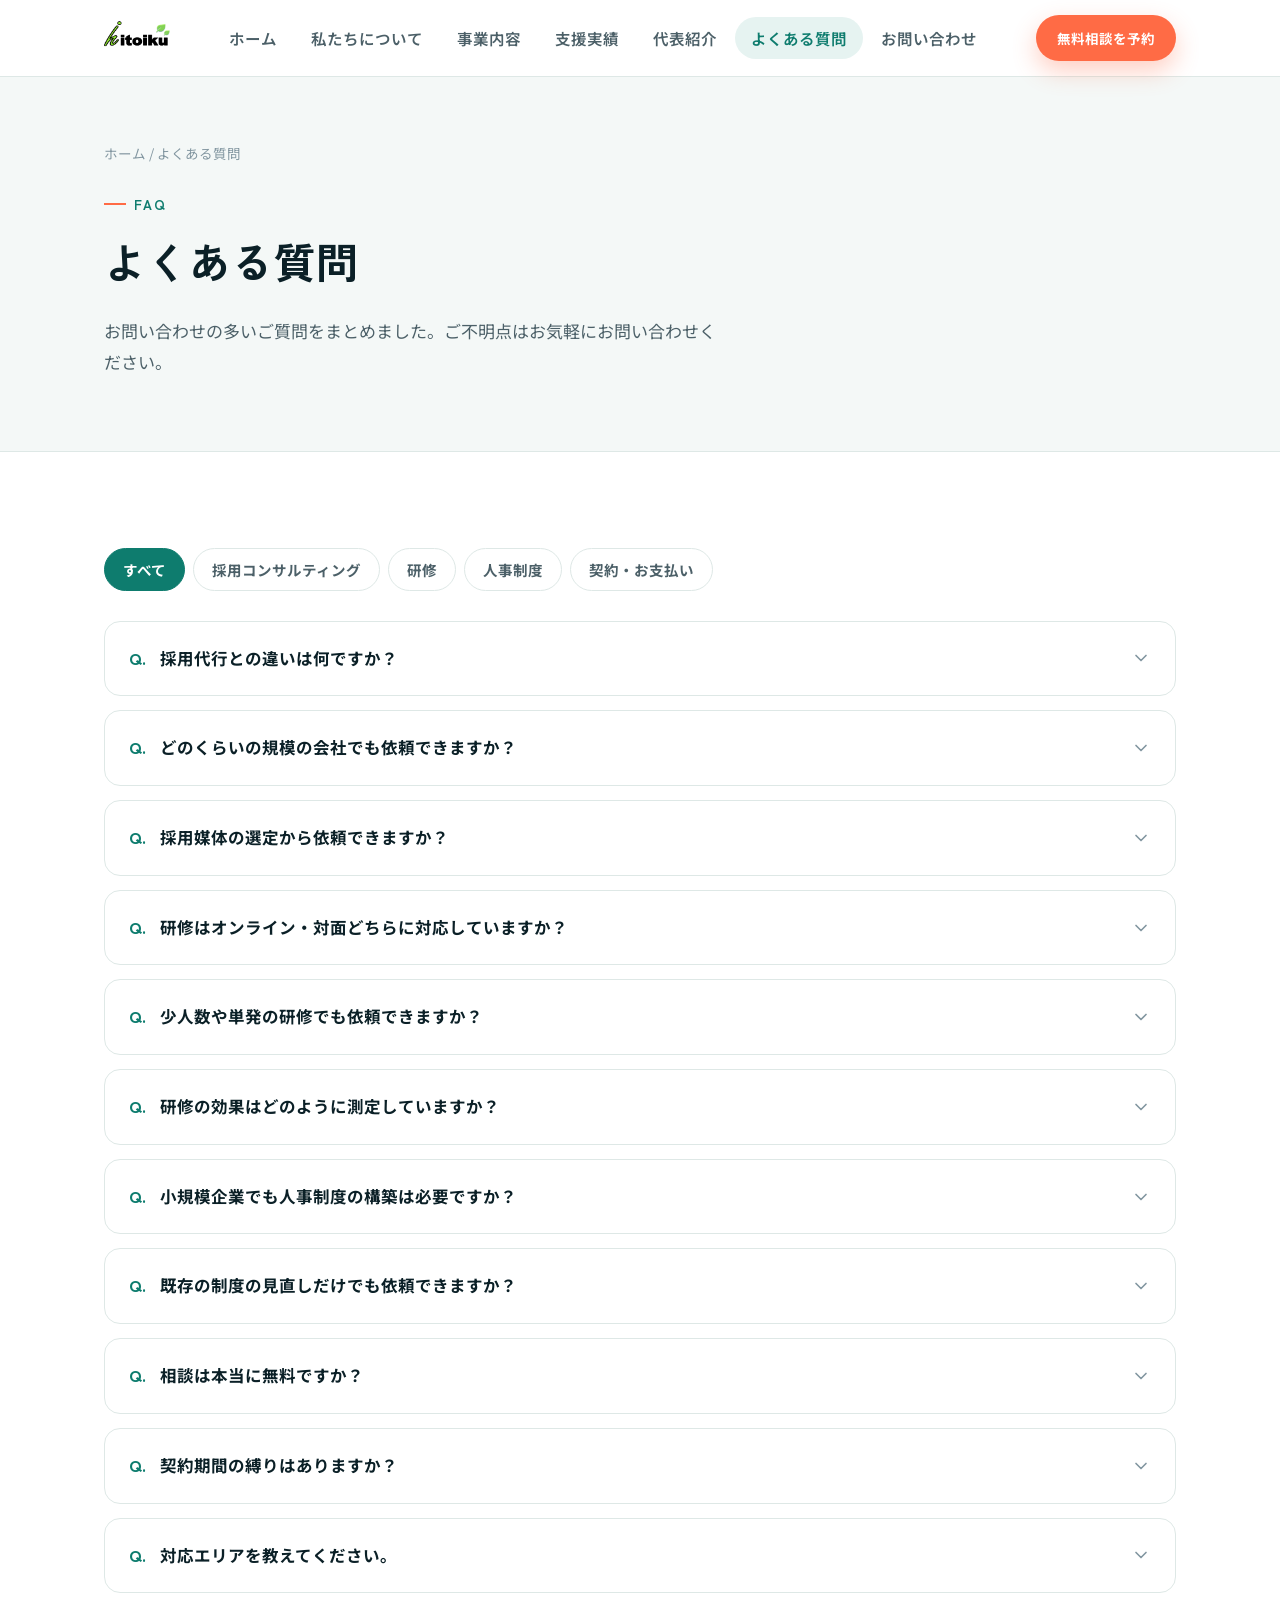
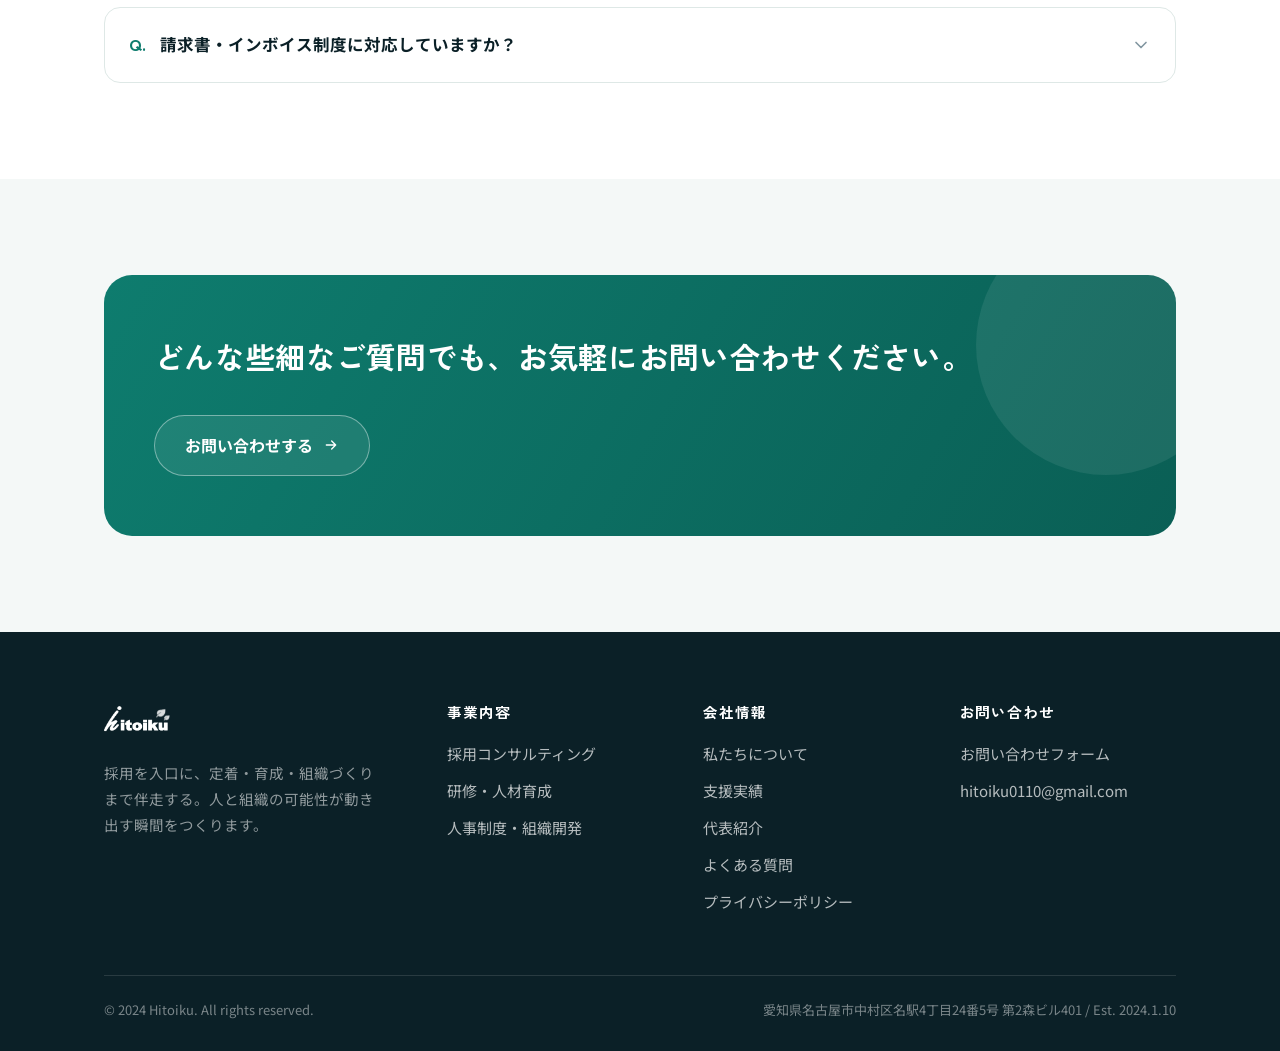
<file: faq.html>
<!doctype html>
<html lang="ja">
<head>
<meta charset="UTF-8">
<meta name="viewport" content="width=device-width, initial-scale=1.0">
<title>よくある質問 | ヒトイク</title>
<meta name="description" content="採用コンサルティング、研修、人事制度構築に関するよくあるご質問をまとめました。">
<link rel="icon" href="data:image/svg+xml,<svg xmlns=%22http://www.w3.org/2000/svg%22 viewBox=%220 0 32 32%22><rect width=%2232%22 height=%2232%22 rx=%229%22 fill=%22%230E7C6E%22/><path d=%22M9 17l5 5 9-11%22 stroke=%22white%22 stroke-width=%223%22 fill=%22none%22 stroke-linecap=%22round%22 stroke-linejoin=%22round%22/></svg>">
<link rel="preconnect" href="https://fonts.googleapis.com">
<link rel="preconnect" href="https://fonts.gstatic.com" crossorigin>
<link href="https://fonts.googleapis.com/css2?family=Zen+Kaku+Gothic+New:wght@500;700;900&family=Noto+Sans+JP:wght@400;500;700&display=swap" rel="stylesheet">
<link rel="stylesheet" href="css/styles.css">
<noscript><style>
.reveal{opacity:1 !important; transform:none !important;}
.story-visual{display:none;}
.story-scroll{height:auto !important; padding:60px 0;}
.story-panels{position:static !important;}
.story-panel{height:auto !important; position:static !important; padding:26px 8vw !important; justify-content:flex-start !important; text-align:left !important;}
.story-panel-inner{opacity:1 !important; transform:none !important; max-width:640px !important;}
.story-tags{justify-content:flex-start !important;}
.story-skip{display:none;}
</style></noscript>
</head>
<body>
<header class="site-header">
  <div class="header-inner">
    <a href="index.html" class="logo"><img src="images/logo.png" alt="ヒトイク" class="logo-img" onerror="this.style.display='none';this.nextElementSibling.style.display='flex';" loading="eager"><span class="logo-fallback" style="display:none;"><span class="mark"></span><span>ヒトイク<small>UPDATE HUMAN</small></span></span></a>
    <nav class="main-nav">
      <ul>
        <li><a class="nav-link" href="index.html">ホーム</a></li>
        <li><a class="nav-link" href="about.html">私たちについて</a></li>
        <li class="has-dropdown">
          <a class="nav-link" href="recruiting.html">事業内容</a>
          <ul class="dropdown">
            <li><a href="recruiting.html">採用コンサルティング<span>採用の仕組みをつくる</span></a></li>
            <li><a href="training.html">研修・人材育成<span>行動が変わる研修</span></a></li>
            <li><a href="hr-system.html">人事制度・組織開発<span>定着と成長を支える制度</span></a></li>
          </ul>
        </li>
        <li><a class="nav-link" href="works.html">支援実績</a></li>
        <li><a class="nav-link" href="message.html">代表紹介</a></li>
        <li><a class="nav-link active" href="faq.html">よくある質問</a></li>
        <li><a class="nav-link" href="contact.html">お問い合わせ</a></li>
      </ul>
    </nav>
    <div class="header-cta">
      <a href="contact.html" class="btn btn-primary btn-sm">無料相談を予約</a>
      <button class="nav-toggle" aria-label="メニュー"><span></span></button>
    </div>
  </div>
</header>

<section class="page-hero">
  <div class="container">
    <div class="breadcrumb"><a href="index.html">ホーム</a> / よくある質問</div>
    <span class="eyebrow">FAQ</span>
    <h1>よくある質問</h1>
    <p class="lead">お問い合わせの多いご質問をまとめました。ご不明点はお気軽にお問い合わせください。</p>
  </div>
</section>

<section>
  <div class="container">
    <div class="tab-bar reveal">
      <button class="tab-btn active" data-cat="all">すべて</button>
      <button class="tab-btn" data-cat="recruiting">採用コンサルティング</button>
      <button class="tab-btn" data-cat="training">研修</button>
      <button class="tab-btn" data-cat="hrsystem">人事制度</button>
      <button class="tab-btn" data-cat="general">契約・お支払い</button>
    </div>
    <div class="faq-list reveal">
      
    <div class="faq-item" data-cat="recruiting">
      <div class="faq-q"><span><span class="qmark">Q.</span>採用代行との違いは何ですか？</span><svg class="chev" viewBox="0 0 24 24" fill="none" stroke="currentColor" stroke-width="2" stroke-linecap="round" stroke-linejoin="round"><path d="M6 9l6 6 6-6"/></svg></div>
      <div class="faq-a"><div class="faq-a-inner">採用代行は業務の一部を代わりに実行することが中心ですが、ヒトイクは戦略設計から実務、面接、定着まで一気通貫で『仕組み』そのものをつくることを重視しています。単発の作業ではなく、貴社に採用のノウハウが残る形で支援します。</div></div>
    </div>
    
      
    <div class="faq-item" data-cat="recruiting">
      <div class="faq-q"><span><span class="qmark">Q.</span>どのくらいの規模の会社でも依頼できますか？</span><svg class="chev" viewBox="0 0 24 24" fill="none" stroke="currentColor" stroke-width="2" stroke-linecap="round" stroke-linejoin="round"><path d="M6 9l6 6 6-6"/></svg></div>
      <div class="faq-a"><div class="faq-a-inner">従業員数十名規模のスタートアップから、複数拠点を持つ企業様まで幅広く対応しております。特に「採用後の早期離職」にお悩みの企業様からのご相談が多くなっています。</div></div>
    </div>
    
      
    <div class="faq-item" data-cat="recruiting">
      <div class="faq-q"><span><span class="qmark">Q.</span>採用媒体の選定から依頼できますか？</span><svg class="chev" viewBox="0 0 24 24" fill="none" stroke="currentColor" stroke-width="2" stroke-linecap="round" stroke-linejoin="round"><path d="M6 9l6 6 6-6"/></svg></div>
      <div class="faq-a"><div class="faq-a-inner">はい。求人媒体・エージェント・スカウトサービスなど、貴社の採用要件に合ったチャネル選定からご支援可能です。</div></div>
    </div>
    
      
    <div class="faq-item" data-cat="training">
      <div class="faq-q"><span><span class="qmark">Q.</span>研修はオンライン・対面どちらに対応していますか？</span><svg class="chev" viewBox="0 0 24 24" fill="none" stroke="currentColor" stroke-width="2" stroke-linecap="round" stroke-linejoin="round"><path d="M6 9l6 6 6-6"/></svg></div>
      <div class="faq-a"><div class="faq-a-inner">対面・オンラインどちらにも対応しております。貴社の拠点数や参加人数に応じて最適な形式をご提案します。</div></div>
    </div>
    
      
    <div class="faq-item" data-cat="training">
      <div class="faq-q"><span><span class="qmark">Q.</span>少人数や単発の研修でも依頼できますか？</span><svg class="chev" viewBox="0 0 24 24" fill="none" stroke="currentColor" stroke-width="2" stroke-linecap="round" stroke-linejoin="round"><path d="M6 9l6 6 6-6"/></svg></div>
      <div class="faq-a"><div class="faq-a-inner">はい。管理職1名向けのスポット研修から、全社的な研修プログラムまで、規模に応じて柔軟に対応いたします。</div></div>
    </div>
    
      
    <div class="faq-item" data-cat="training">
      <div class="faq-q"><span><span class="qmark">Q.</span>研修の効果はどのように測定していますか？</span><svg class="chev" viewBox="0 0 24 24" fill="none" stroke="currentColor" stroke-width="2" stroke-linecap="round" stroke-linejoin="round"><path d="M6 9l6 6 6-6"/></svg></div>
      <div class="faq-a"><div class="faq-a-inner">研修後のアンケートや行動チェックリストに加え、必要に応じて一定期間後のフォローアップ面談を実施し、行動変容の定着度を確認します。</div></div>
    </div>
    
      
    <div class="faq-item" data-cat="hrsystem">
      <div class="faq-q"><span><span class="qmark">Q.</span>小規模企業でも人事制度の構築は必要ですか？</span><svg class="chev" viewBox="0 0 24 24" fill="none" stroke="currentColor" stroke-width="2" stroke-linecap="round" stroke-linejoin="round"><path d="M6 9l6 6 6-6"/></svg></div>
      <div class="faq-a"><div class="faq-a-inner">組織が10名を超えるあたりから、評価や処遇の基準が曖昧なことによる不公平感が離職要因になりやすくなります。企業規模に応じたシンプルな制度からご提案可能です。</div></div>
    </div>
    
      
    <div class="faq-item" data-cat="hrsystem">
      <div class="faq-q"><span><span class="qmark">Q.</span>既存の制度の見直しだけでも依頼できますか？</span><svg class="chev" viewBox="0 0 24 24" fill="none" stroke="currentColor" stroke-width="2" stroke-linecap="round" stroke-linejoin="round"><path d="M6 9l6 6 6-6"/></svg></div>
      <div class="faq-a"><div class="faq-a-inner">はい。ゼロから制度を作るケースだけでなく、既存制度の課題診断・部分的な見直しのご相談も承っております。</div></div>
    </div>
    
      
    <div class="faq-item" data-cat="general">
      <div class="faq-q"><span><span class="qmark">Q.</span>相談は本当に無料ですか？</span><svg class="chev" viewBox="0 0 24 24" fill="none" stroke="currentColor" stroke-width="2" stroke-linecap="round" stroke-linejoin="round"><path d="M6 9l6 6 6-6"/></svg></div>
      <div class="faq-a"><div class="faq-a-inner">はい、初回のご相談は無料です。貴社の課題をヒアリングした上で、最適なプランをご提案いたします。</div></div>
    </div>
    
      
    <div class="faq-item" data-cat="general">
      <div class="faq-q"><span><span class="qmark">Q.</span>契約期間の縛りはありますか？</span><svg class="chev" viewBox="0 0 24 24" fill="none" stroke="currentColor" stroke-width="2" stroke-linecap="round" stroke-linejoin="round"><path d="M6 9l6 6 6-6"/></svg></div>
      <div class="faq-a"><div class="faq-a-inner">スポット相談から長期の顧問契約まで、貴社のご要望に応じた契約形態をご用意しています。まずはお気軽にご相談ください。</div></div>
    </div>
    
      
    <div class="faq-item" data-cat="general">
      <div class="faq-q"><span><span class="qmark">Q.</span>対応エリアを教えてください。</span><svg class="chev" viewBox="0 0 24 24" fill="none" stroke="currentColor" stroke-width="2" stroke-linecap="round" stroke-linejoin="round"><path d="M6 9l6 6 6-6"/></svg></div>
      <div class="faq-a"><div class="faq-a-inner">愛知県名古屋市（名駅エリア）を拠点に、全国オンライン対応が可能です。対面でのご支援についてもご相談ください。</div></div>
    </div>
    
      
    <div class="faq-item" data-cat="general">
      <div class="faq-q"><span><span class="qmark">Q.</span>請求書・インボイス制度に対応していますか？</span><svg class="chev" viewBox="0 0 24 24" fill="none" stroke="currentColor" stroke-width="2" stroke-linecap="round" stroke-linejoin="round"><path d="M6 9l6 6 6-6"/></svg></div>
      <div class="faq-a"><div class="faq-a-inner">はい、インボイス制度に対応した請求書の発行が可能です。</div></div>
    </div>
    
    </div>
  </div>
</section>

<section class="pain-band">
  <div class="container">
    <div class="cta-band reveal" style="background:linear-gradient(120deg, var(--brand) 0%, #0A5F55 100%);">
      <div>
        <h2>どんな些細なご質問でも、お気軽にお問い合わせください。</h2>
      </div>
      <div class="actions">
        <a href="contact.html" class="btn btn-ghost-light">お問い合わせする <svg viewBox="0 0 24 24" fill="none" stroke="currentColor" stroke-width="2" stroke-linecap="round" stroke-linejoin="round"><path d="M5 12h14M13 6l6 6-6 6"/></svg></a>
      </div>
    </div>
  </div>
</section>
<footer class="site-footer">
  <div class="container">
    <div class="footer-grid">
      <div class="footer-brand">
        <a href="index.html" class="logo"><img src="images/logo.png" alt="ヒトイク" class="logo-img" onerror="this.style.display='none';this.nextElementSibling.style.display='flex';" loading="lazy"><span class="logo-fallback" style="display:none;"><span class="mark"></span><span>ヒトイク</span></span></a>
        <p>採用を入口に、定着・育成・組織づくりまで伴走する。人と組織の可能性が動き出す瞬間をつくります。</p>
      </div>
      <div>
        <h4>事業内容</h4>
        <ul>
          <li><a href="recruiting.html">採用コンサルティング</a></li>
          <li><a href="training.html">研修・人材育成</a></li>
          <li><a href="hr-system.html">人事制度・組織開発</a></li>
        </ul>
      </div>
      <div>
        <h4>会社情報</h4>
        <ul>
          <li><a href="about.html">私たちについて</a></li>
          <li><a href="works.html">支援実績</a></li>
          <li><a href="message.html">代表紹介</a></li>
          <li><a href="faq.html">よくある質問</a></li>
          <li><a href="privacy.html">プライバシーポリシー</a></li>
        </ul>
      </div>
      <div>
        <h4>お問い合わせ</h4>
        <ul>
          <li><a href="contact.html">お問い合わせフォーム</a></li>
          <li><a href="mailto:hitoiku0110@gmail.com">hitoiku0110@gmail.com</a></li>
        </ul>
      </div>
    </div>
    <div class="footer-bottom">
      <span>&copy; 2024 Hitoiku. All rights reserved.</span>
      <span>愛知県名古屋市中村区名駅4丁目24番5号 第2森ビル401 / Est. 2024.1.10</span>
    </div>
  </div>
</footer>
<script src="js/main.js"></script>
</body>
</html>
</file>
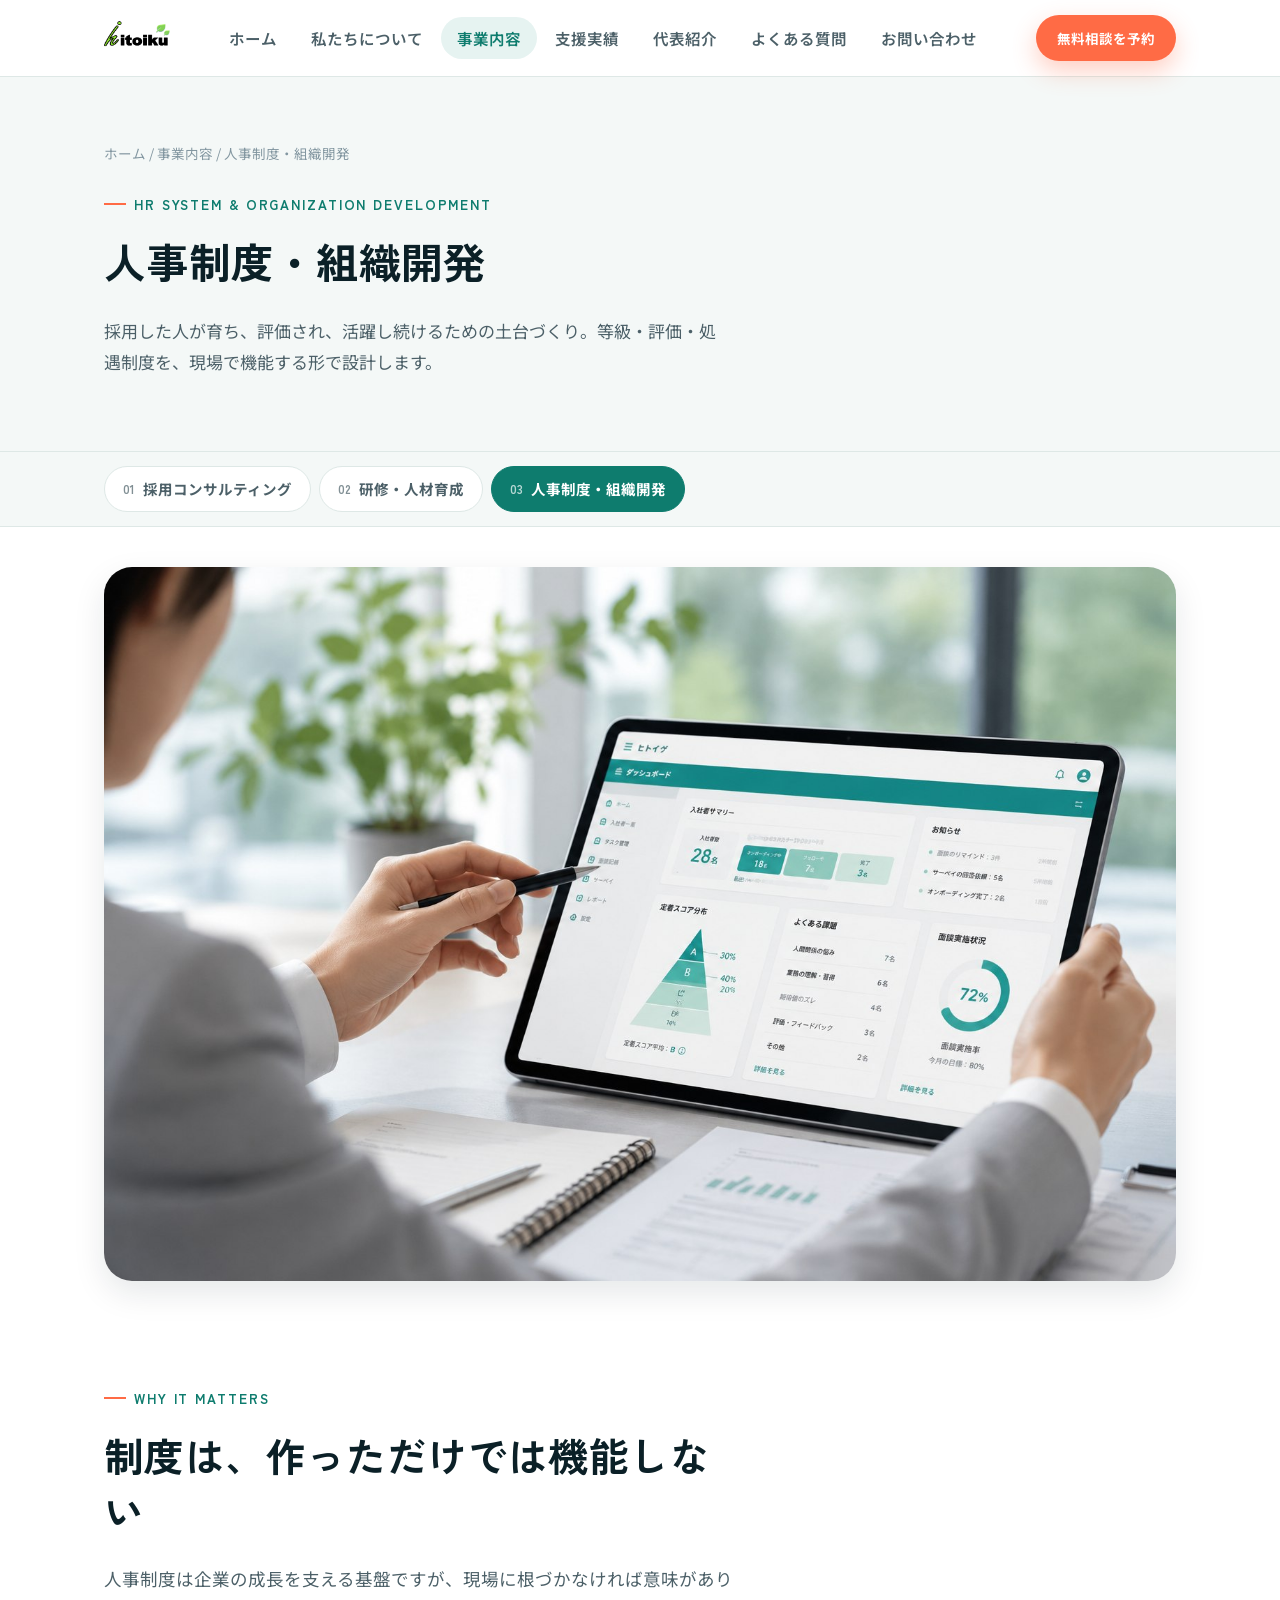
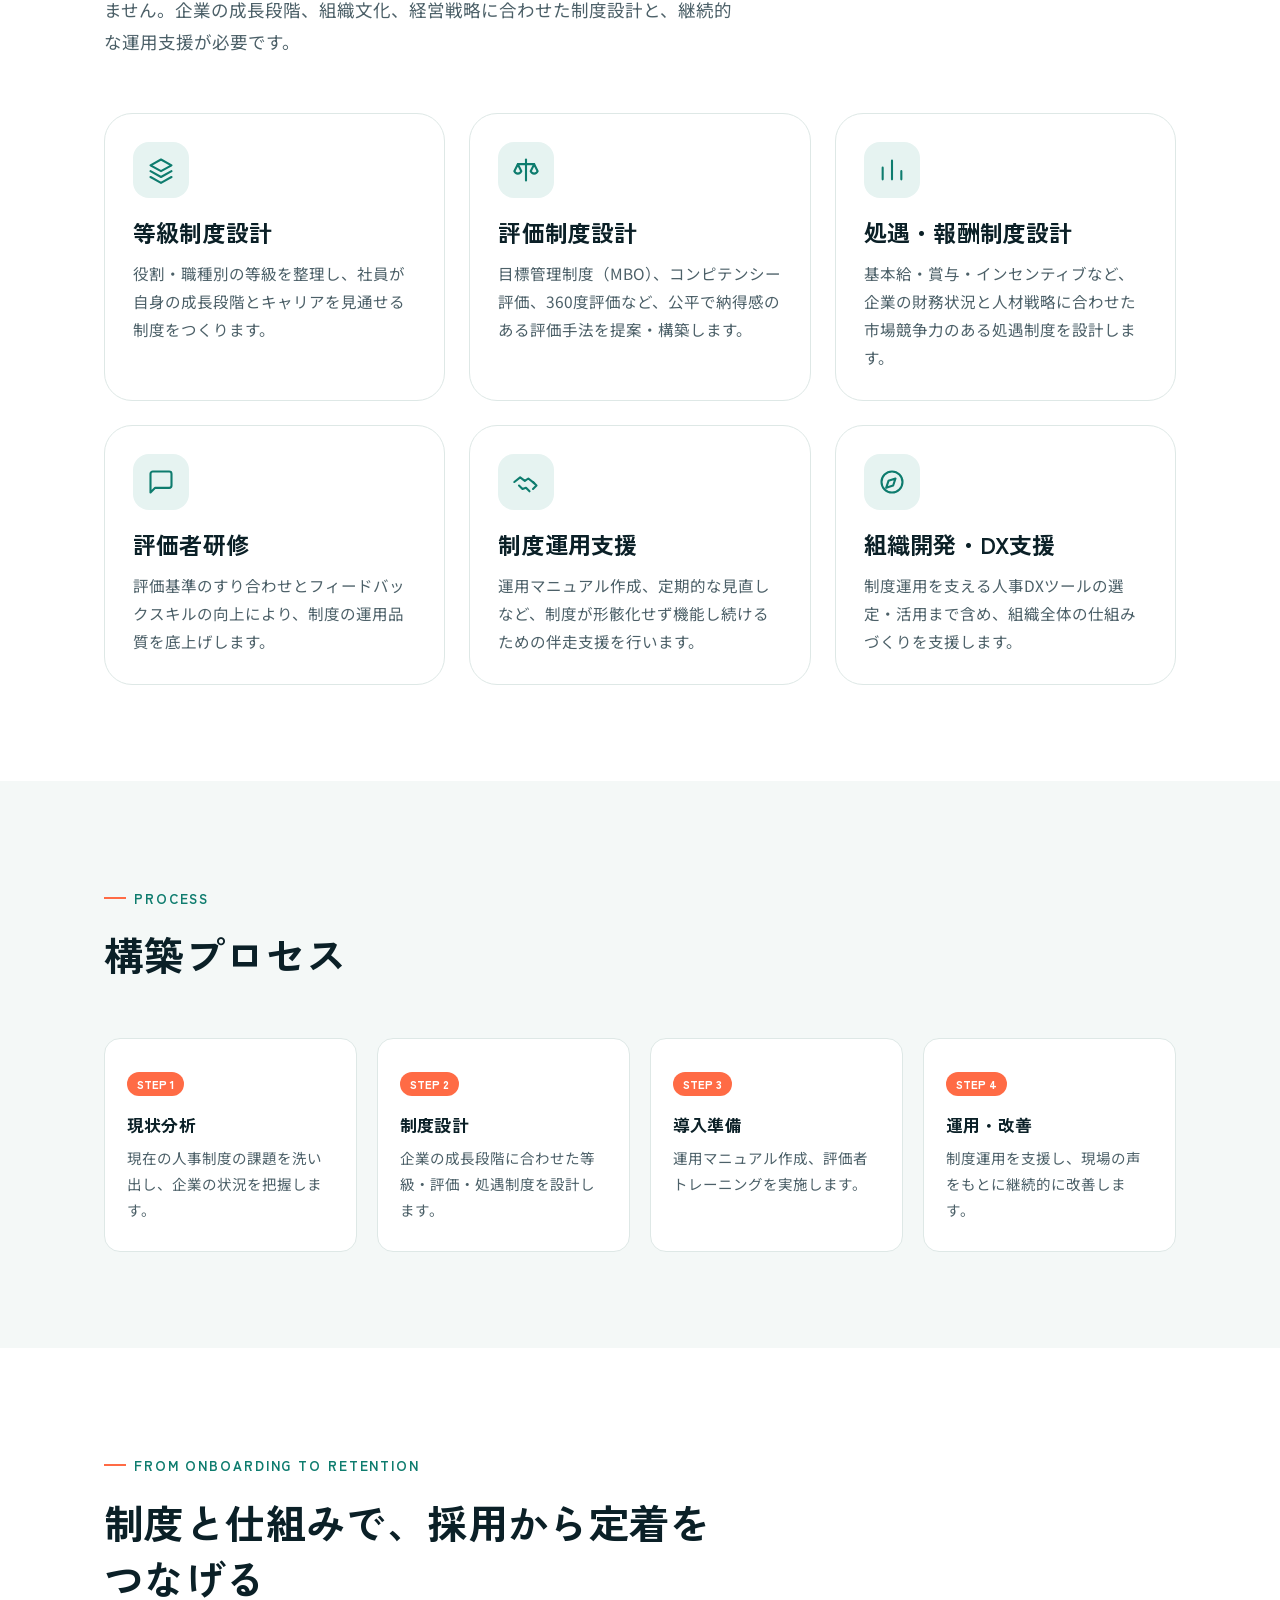
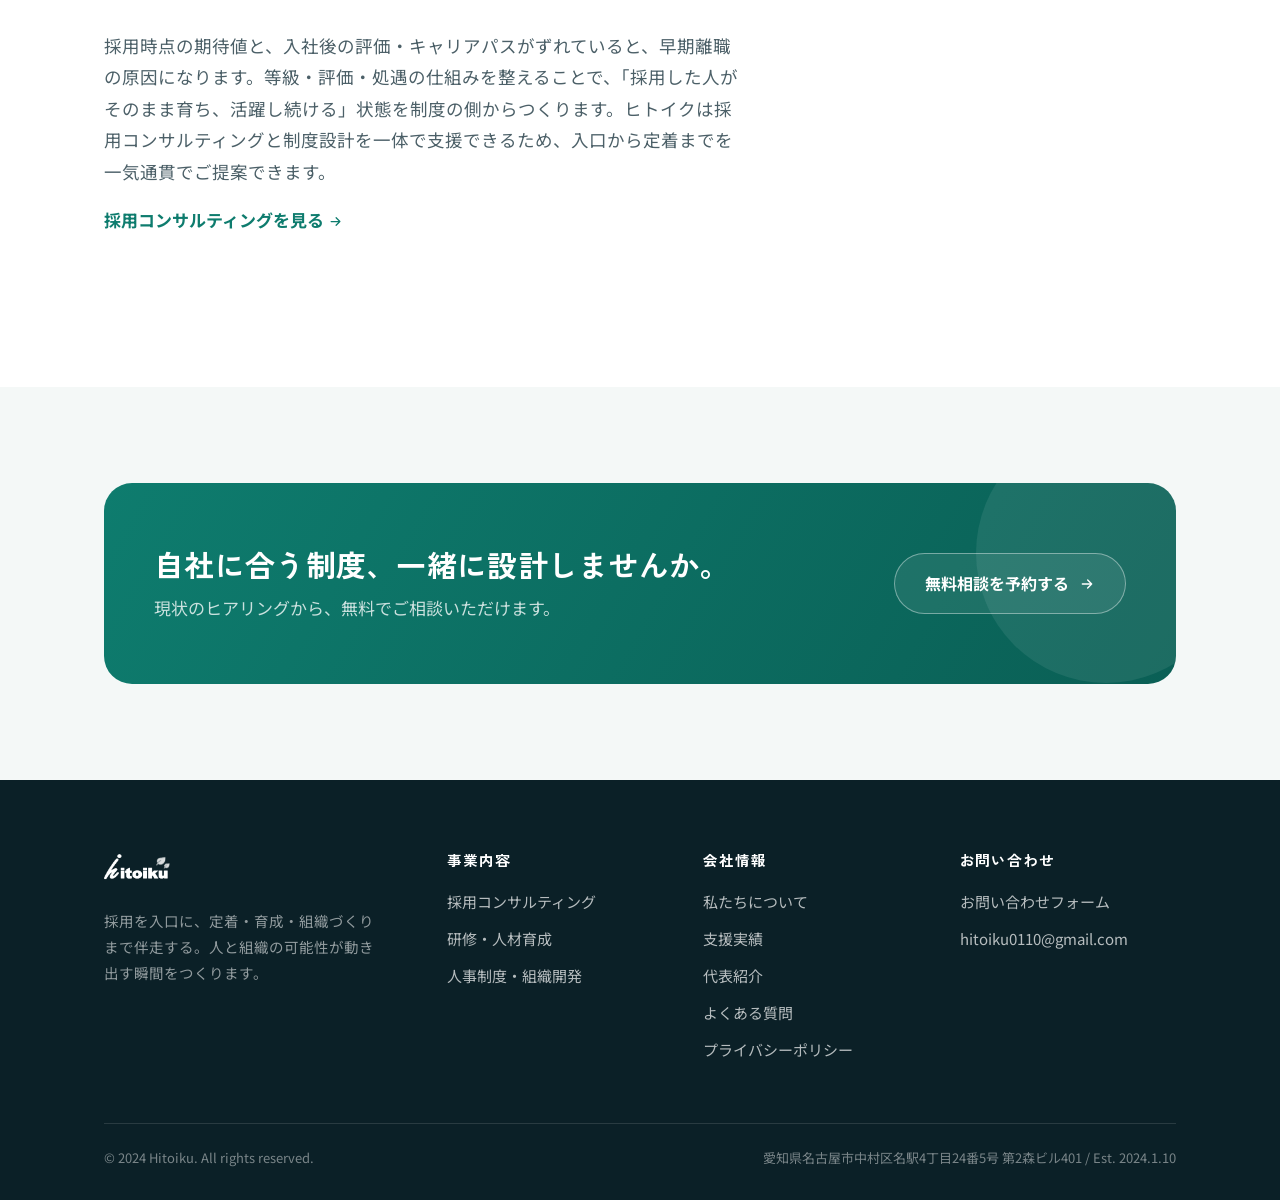
<file: hr-system.html>
<!doctype html>
<html lang="ja">
<head>
<meta charset="UTF-8">
<meta name="viewport" content="width=device-width, initial-scale=1.0">
<title>人事制度・組織開発 | ヒトイク</title>
<meta name="description" content="等級・評価・処遇制度の設計から評価者研修、制度運用支援まで。現場で機能する人事制度・組織開発を支援します。">
<link rel="icon" href="data:image/svg+xml,<svg xmlns=%22http://www.w3.org/2000/svg%22 viewBox=%220 0 32 32%22><rect width=%2232%22 height=%2232%22 rx=%229%22 fill=%22%230E7C6E%22/><path d=%22M9 17l5 5 9-11%22 stroke=%22white%22 stroke-width=%223%22 fill=%22none%22 stroke-linecap=%22round%22 stroke-linejoin=%22round%22/></svg>">
<link rel="preconnect" href="https://fonts.googleapis.com">
<link rel="preconnect" href="https://fonts.gstatic.com" crossorigin>
<link href="https://fonts.googleapis.com/css2?family=Zen+Kaku+Gothic+New:wght@500;700;900&family=Noto+Sans+JP:wght@400;500;700&display=swap" rel="stylesheet">
<link rel="stylesheet" href="css/styles.css">
<noscript><style>
.reveal{opacity:1 !important; transform:none !important;}
.story-visual{display:none;}
.story-scroll{height:auto !important; padding:60px 0;}
.story-panels{position:static !important;}
.story-panel{height:auto !important; position:static !important; padding:26px 8vw !important; justify-content:flex-start !important; text-align:left !important;}
.story-panel-inner{opacity:1 !important; transform:none !important; max-width:640px !important;}
.story-tags{justify-content:flex-start !important;}
.story-skip{display:none;}
</style></noscript>
</head>
<body>
<header class="site-header">
  <div class="header-inner">
    <a href="index.html" class="logo"><img src="images/logo.png" alt="ヒトイク" class="logo-img" onerror="this.style.display='none';this.nextElementSibling.style.display='flex';" loading="eager"><span class="logo-fallback" style="display:none;"><span class="mark"></span><span>ヒトイク<small>UPDATE HUMAN</small></span></span></a>
    <nav class="main-nav">
      <ul>
        <li><a class="nav-link" href="index.html">ホーム</a></li>
        <li><a class="nav-link" href="about.html">私たちについて</a></li>
        <li class="has-dropdown">
          <a class="nav-link active" href="recruiting.html">事業内容</a>
          <ul class="dropdown">
            <li><a href="recruiting.html">採用コンサルティング<span>採用の仕組みをつくる</span></a></li>
            <li><a href="training.html">研修・人材育成<span>行動が変わる研修</span></a></li>
            <li><a href="hr-system.html">人事制度・組織開発<span>定着と成長を支える制度</span></a></li>
          </ul>
        </li>
        <li><a class="nav-link" href="works.html">支援実績</a></li>
        <li><a class="nav-link" href="message.html">代表紹介</a></li>
        <li><a class="nav-link" href="faq.html">よくある質問</a></li>
        <li><a class="nav-link" href="contact.html">お問い合わせ</a></li>
      </ul>
    </nav>
    <div class="header-cta">
      <a href="contact.html" class="btn btn-primary btn-sm">無料相談を予約</a>
      <button class="nav-toggle" aria-label="メニュー"><span></span></button>
    </div>
  </div>
</header>

<section class="page-hero">
  <div class="container">
    <div class="breadcrumb"><a href="index.html">ホーム</a> / <a href="recruiting.html">事業内容</a> / 人事制度・組織開発</div>
    <span class="eyebrow">HR System &amp; Organization Development</span>
    <h1>人事制度・組織開発</h1>
    <p class="lead">採用した人が育ち、評価され、活躍し続けるための土台づくり。等級・評価・処遇制度を、現場で機能する形で設計します。</p>
  </div>
</section>

<div class="service-subnav"><div class="container"><div class="service-subnav-inner"><a href="recruiting.html" class="subnav-item"><span class="subnav-num">01</span>採用コンサルティング</a><a href="training.html" class="subnav-item"><span class="subnav-num">02</span>研修・人材育成</a><a href="hr-system.html" class="subnav-item active"><span class="subnav-num">03</span>人事制度・組織開発</a></div></div></div>

<section class="service-hero-image">
  <div class="container">
    <img src="images/service-hrsystem.jpg" alt="人事制度・組織開発" loading="eager">
  </div>
</section>

<section>
  <div class="container">
    <div class="section-head reveal">
      <span class="eyebrow">Why It Matters</span>
      <h2>制度は、作っただけでは機能しない</h2>
      <p>人事制度は企業の成長を支える基盤ですが、現場に根づかなければ意味がありません。企業の成長段階、組織文化、経営戦略に合わせた制度設計と、継続的な運用支援が必要です。</p>
    </div>
    <div class="service-grid">
      <div class="service-card reveal">
        <div class="icon"><svg viewBox="0 0 24 24" fill="none" stroke="currentColor" stroke-width="1.8" stroke-linecap="round" stroke-linejoin="round"><path d="M12 3l9 5-9 5-9-5z"/><path d="M3 13l9 5 9-5"/><path d="M3 18l9 5 9-5"/></svg></div>
        <h3>等級制度設計</h3>
        <p>役割・職種別の等級を整理し、社員が自身の成長段階とキャリアを見通せる制度をつくります。</p>
      </div>
      <div class="service-card reveal">
        <div class="icon"><svg viewBox="0 0 24 24" fill="none" stroke="currentColor" stroke-width="1.8" stroke-linecap="round" stroke-linejoin="round"><path d="M12 3v18"/><path d="M5 7h14"/><path d="M5 7l-3 6a3.2 3.2 0 0 0 6 0z"/><path d="M19 7l-3 6a3.2 3.2 0 0 0 6 0z"/></svg></div>
        <h3>評価制度設計</h3>
        <p>目標管理制度（MBO）、コンピテンシー評価、360度評価など、公平で納得感のある評価手法を提案・構築します。</p>
      </div>
      <div class="service-card reveal">
        <div class="icon"><svg viewBox="0 0 24 24" fill="none" stroke="currentColor" stroke-width="1.8" stroke-linecap="round" stroke-linejoin="round"><path d="M4 20V10M12 20V4M20 20v-7"/></svg></div>
        <h3>処遇・報酬制度設計</h3>
        <p>基本給・賞与・インセンティブなど、企業の財務状況と人材戦略に合わせた市場競争力のある処遇制度を設計します。</p>
      </div>
      <div class="service-card reveal">
        <div class="icon"><svg viewBox="0 0 24 24" fill="none" stroke="currentColor" stroke-width="1.8" stroke-linecap="round" stroke-linejoin="round"><path d="M21 15a2 2 0 0 1-2 2H7l-4 4V5a2 2 0 0 1 2-2h14a2 2 0 0 1 2 2z"/></svg></div>
        <h3>評価者研修</h3>
        <p>評価基準のすり合わせとフィードバックスキルの向上により、制度の運用品質を底上げします。</p>
      </div>
      <div class="service-card reveal">
        <div class="icon"><svg viewBox="0 0 24 24" fill="none" stroke="currentColor" stroke-width="1.8" stroke-linecap="round" stroke-linejoin="round"><path d="M2 12l5-4 4 3 3-2 5 4"/><path d="M6 15l3 3 3-1 3 3"/><path d="M18 12l3 3-3 3"/></svg></div>
        <h3>制度運用支援</h3>
        <p>運用マニュアル作成、定期的な見直しなど、制度が形骸化せず機能し続けるための伴走支援を行います。</p>
      </div>
      <div class="service-card reveal">
        <div class="icon"><svg viewBox="0 0 24 24" fill="none" stroke="currentColor" stroke-width="1.8" stroke-linecap="round" stroke-linejoin="round"><circle cx="12" cy="12" r="9"/><path d="M15 9l-2 6-6 2 2-6z"/></svg></div>
        <h3>組織開発・DX支援</h3>
        <p>制度運用を支える人事DXツールの選定・活用まで含め、組織全体の仕組みづくりを支援します。</p>
      </div>
    </div>
  </div>
</section>

<section class="pain-band">
  <div class="container">
    <div class="section-head reveal">
      <span class="eyebrow">Process</span>
      <h2>構築プロセス</h2>
    </div>
    <div class="step-list">
      <div class="step-item reveal"><span class="step-tag">STEP 1</span><h4>現状分析</h4><p>現在の人事制度の課題を洗い出し、企業の状況を把握します。</p></div>
      <div class="step-item reveal"><span class="step-tag">STEP 2</span><h4>制度設計</h4><p>企業の成長段階に合わせた等級・評価・処遇制度を設計します。</p></div>
      <div class="step-item reveal"><span class="step-tag">STEP 3</span><h4>導入準備</h4><p>運用マニュアル作成、評価者トレーニングを実施します。</p></div>
      <div class="step-item reveal"><span class="step-tag">STEP 4</span><h4>運用・改善</h4><p>制度運用を支援し、現場の声をもとに継続的に改善します。</p></div>
    </div>
  </div>
</section>

<section>
  <div class="container">
    <div class="section-head reveal">
      <span class="eyebrow">From Onboarding to Retention</span>
      <h2>制度と仕組みで、採用から定着をつなげる</h2>
      <p>採用時点の期待値と、入社後の評価・キャリアパスがずれていると、早期離職の原因になります。等級・評価・処遇の仕組みを整えることで、「採用した人がそのまま育ち、活躍し続ける」状態を制度の側からつくります。ヒトイクは採用コンサルティングと制度設計を一体で支援できるため、入口から定着までを一気通貫でご提案できます。</p>
      <a href="recruiting.html" class="more" style="color:var(--brand);font-weight:700;">採用コンサルティングを見る <svg viewBox="0 0 24 24" fill="none" stroke="currentColor" stroke-width="2" stroke-linecap="round" stroke-linejoin="round"><path d="M5 12h14M13 6l6 6-6 6"/></svg></a>
    </div>
  </div>
</section>

<section class="pain-band">
  <div class="container">
    <div class="cta-band reveal" style="background:linear-gradient(120deg, var(--brand) 0%, #0A5F55 100%);">
      <div>
        <h2>自社に合う制度、一緒に設計しませんか。</h2>
        <p>現状のヒアリングから、無料でご相談いただけます。</p>
      </div>
      <div class="actions">
        <a href="contact.html" class="btn btn-ghost-light">無料相談を予約する <svg viewBox="0 0 24 24" fill="none" stroke="currentColor" stroke-width="2" stroke-linecap="round" stroke-linejoin="round"><path d="M5 12h14M13 6l6 6-6 6"/></svg></a>
      </div>
    </div>
  </div>
</section>
<footer class="site-footer">
  <div class="container">
    <div class="footer-grid">
      <div class="footer-brand">
        <a href="index.html" class="logo"><img src="images/logo.png" alt="ヒトイク" class="logo-img" onerror="this.style.display='none';this.nextElementSibling.style.display='flex';" loading="lazy"><span class="logo-fallback" style="display:none;"><span class="mark"></span><span>ヒトイク</span></span></a>
        <p>採用を入口に、定着・育成・組織づくりまで伴走する。人と組織の可能性が動き出す瞬間をつくります。</p>
      </div>
      <div>
        <h4>事業内容</h4>
        <ul>
          <li><a href="recruiting.html">採用コンサルティング</a></li>
          <li><a href="training.html">研修・人材育成</a></li>
          <li><a href="hr-system.html">人事制度・組織開発</a></li>
        </ul>
      </div>
      <div>
        <h4>会社情報</h4>
        <ul>
          <li><a href="about.html">私たちについて</a></li>
          <li><a href="works.html">支援実績</a></li>
          <li><a href="message.html">代表紹介</a></li>
          <li><a href="faq.html">よくある質問</a></li>
          <li><a href="privacy.html">プライバシーポリシー</a></li>
        </ul>
      </div>
      <div>
        <h4>お問い合わせ</h4>
        <ul>
          <li><a href="contact.html">お問い合わせフォーム</a></li>
          <li><a href="mailto:hitoiku0110@gmail.com">hitoiku0110@gmail.com</a></li>
        </ul>
      </div>
    </div>
    <div class="footer-bottom">
      <span>&copy; 2024 Hitoiku. All rights reserved.</span>
      <span>愛知県名古屋市中村区名駅4丁目24番5号 第2森ビル401 / Est. 2024.1.10</span>
    </div>
  </div>
</footer>
<script src="js/main.js"></script>
</body>
</html>
</file>
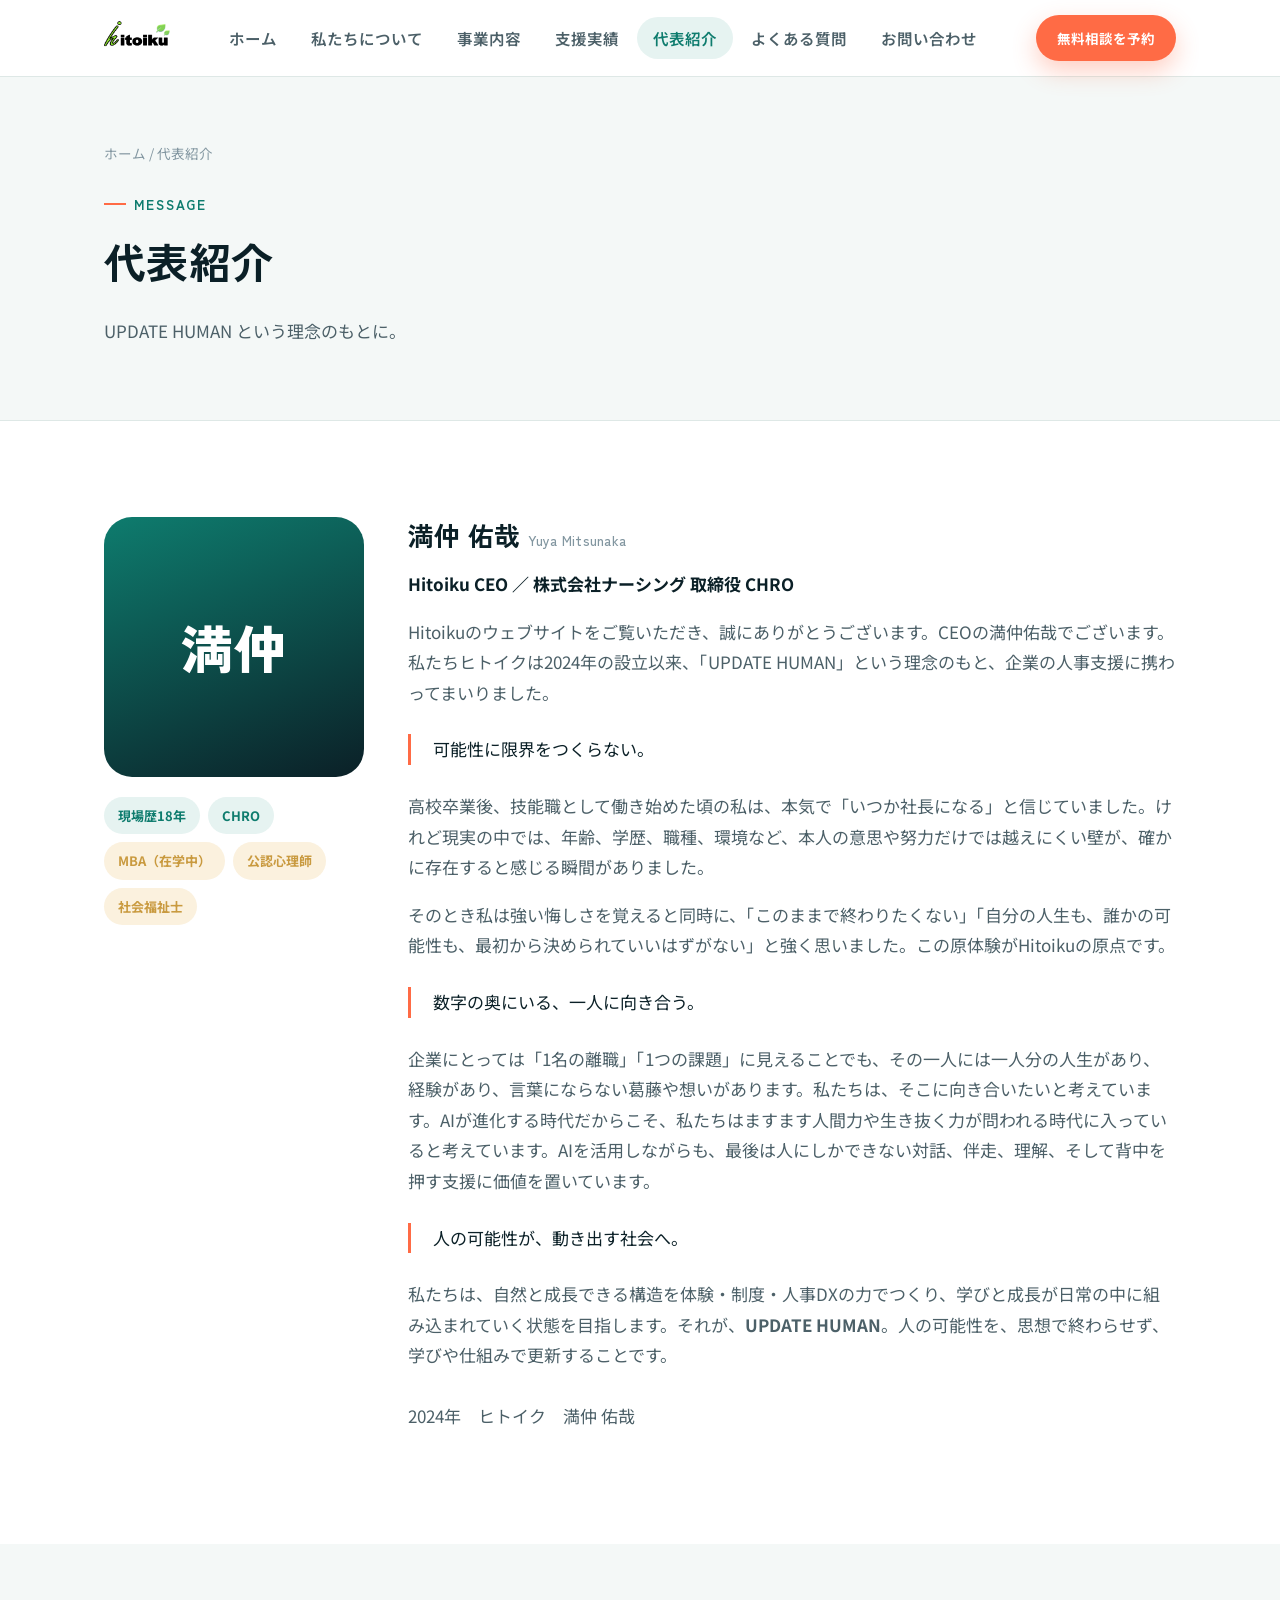
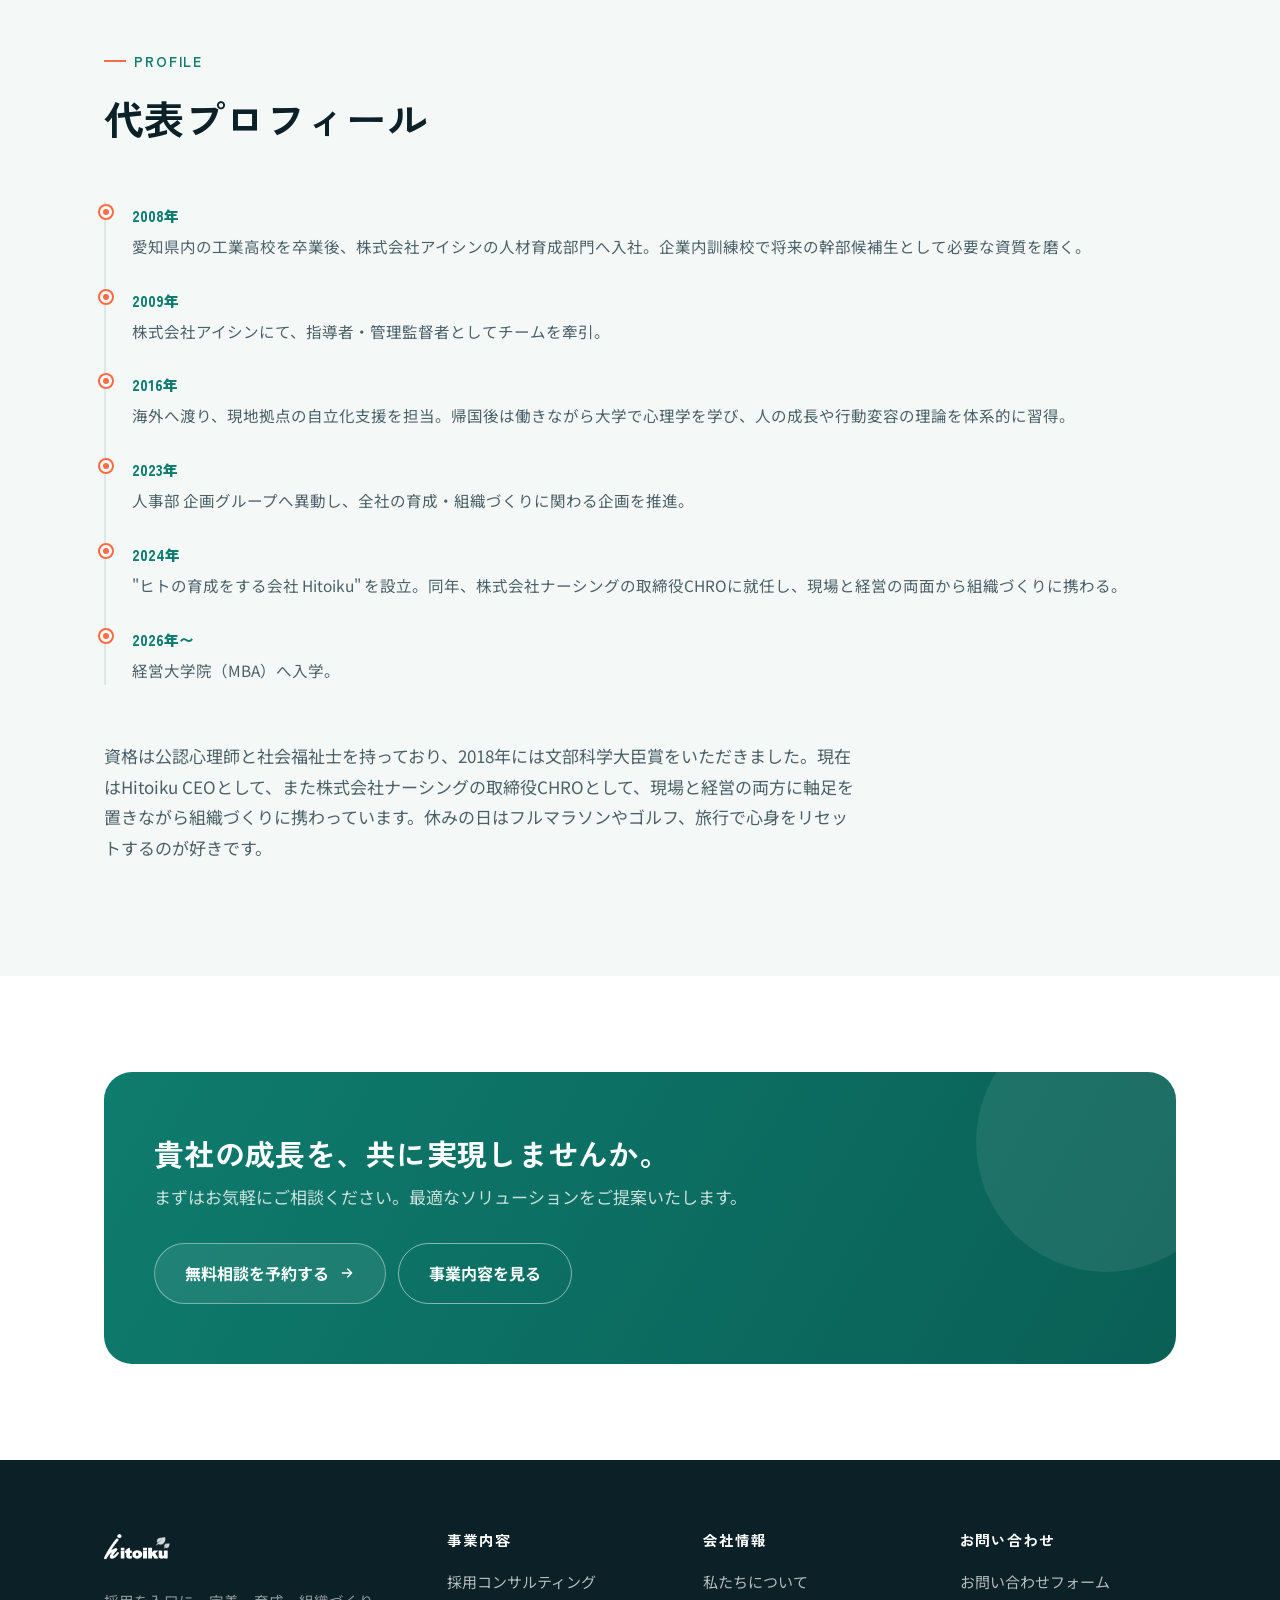
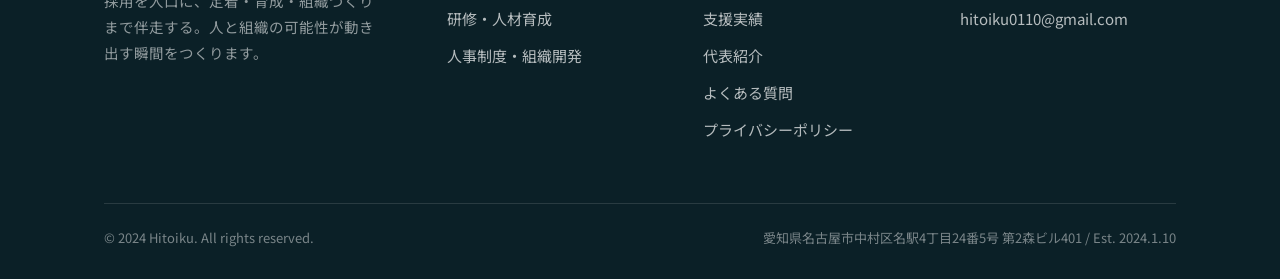
<file: message.html>
<!doctype html>
<html lang="ja">
<head>
<meta charset="UTF-8">
<meta name="viewport" content="width=device-width, initial-scale=1.0">
<title>代表紹介 | ヒトイク</title>
<meta name="description" content="Hitoiku CEO 満仲佑哉のご挨拶とプロフィール。現場歴18年、CHRO、公認心理師、社会福祉士の視点から、UPDATE HUMANの理念を語ります。">
<link rel="icon" href="data:image/svg+xml,<svg xmlns=%22http://www.w3.org/2000/svg%22 viewBox=%220 0 32 32%22><rect width=%2232%22 height=%2232%22 rx=%229%22 fill=%22%230E7C6E%22/><path d=%22M9 17l5 5 9-11%22 stroke=%22white%22 stroke-width=%223%22 fill=%22none%22 stroke-linecap=%22round%22 stroke-linejoin=%22round%22/></svg>">
<link rel="preconnect" href="https://fonts.googleapis.com">
<link rel="preconnect" href="https://fonts.gstatic.com" crossorigin>
<link href="https://fonts.googleapis.com/css2?family=Zen+Kaku+Gothic+New:wght@500;700;900&family=Noto+Sans+JP:wght@400;500;700&display=swap" rel="stylesheet">
<link rel="stylesheet" href="css/styles.css">
<noscript><style>
.reveal{opacity:1 !important; transform:none !important;}
.story-visual{display:none;}
.story-scroll{height:auto !important; padding:60px 0;}
.story-panels{position:static !important;}
.story-panel{height:auto !important; position:static !important; padding:26px 8vw !important; justify-content:flex-start !important; text-align:left !important;}
.story-panel-inner{opacity:1 !important; transform:none !important; max-width:640px !important;}
.story-tags{justify-content:flex-start !important;}
.story-skip{display:none;}
</style></noscript>
</head>
<body>
<header class="site-header">
  <div class="header-inner">
    <a href="index.html" class="logo"><img src="images/logo.png" alt="ヒトイク" class="logo-img" onerror="this.style.display='none';this.nextElementSibling.style.display='flex';" loading="eager"><span class="logo-fallback" style="display:none;"><span class="mark"></span><span>ヒトイク<small>UPDATE HUMAN</small></span></span></a>
    <nav class="main-nav">
      <ul>
        <li><a class="nav-link" href="index.html">ホーム</a></li>
        <li><a class="nav-link" href="about.html">私たちについて</a></li>
        <li class="has-dropdown">
          <a class="nav-link" href="recruiting.html">事業内容</a>
          <ul class="dropdown">
            <li><a href="recruiting.html">採用コンサルティング<span>採用の仕組みをつくる</span></a></li>
            <li><a href="training.html">研修・人材育成<span>行動が変わる研修</span></a></li>
            <li><a href="hr-system.html">人事制度・組織開発<span>定着と成長を支える制度</span></a></li>
          </ul>
        </li>
        <li><a class="nav-link" href="works.html">支援実績</a></li>
        <li><a class="nav-link active" href="message.html">代表紹介</a></li>
        <li><a class="nav-link" href="faq.html">よくある質問</a></li>
        <li><a class="nav-link" href="contact.html">お問い合わせ</a></li>
      </ul>
    </nav>
    <div class="header-cta">
      <a href="contact.html" class="btn btn-primary btn-sm">無料相談を予約</a>
      <button class="nav-toggle" aria-label="メニュー"><span></span></button>
    </div>
  </div>
</header>

<section class="page-hero">
  <div class="container">
    <div class="breadcrumb"><a href="index.html">ホーム</a> / 代表紹介</div>
    <span class="eyebrow">Message</span>
    <h1>代表紹介</h1>
    <p class="lead">UPDATE HUMAN という理念のもとに。</p>
  </div>
</section>

<section>
  <div class="container">
    <div class="profile-hero reveal">
      <div>
        <div class="profile-photo"><img src="https://www.genspark.ai/api/files/s/OuQLjzyT" alt="満仲 佑哉" onerror="this.style.display='none';this.parentElement.textContent='満仲';"></div>
        <div class="credential-pills">
          <span class="pill">現場歴18年</span>
          <span class="pill">CHRO</span>
          <span class="pill gold">MBA（在学中）</span>
          <span class="pill gold">公認心理師</span>
          <span class="pill gold">社会福祉士</span>
        </div>
      </div>
      <div>
        <h2 style="font-size:26px;">満仲 佑哉 <span style="font-size:14px;color:var(--ink-faint);font-weight:500;">Yuya Mitsunaka</span></h2>
        <p style="font-weight:700;color:var(--ink);">Hitoiku CEO ／ 株式会社ナーシング 取締役 CHRO</p>
        <p>Hitoikuのウェブサイトをご覧いただき、誠にありがとうございます。CEOの満仲佑哉でございます。私たちヒトイクは2024年の設立以来、「UPDATE HUMAN」という理念のもと、企業の人事支援に携わってまいりました。</p>

        <div class="quote-block">
          <p>可能性に限界をつくらない。</p>
        </div>
        <p>高校卒業後、技能職として働き始めた頃の私は、本気で「いつか社長になる」と信じていました。けれど現実の中では、年齢、学歴、職種、環境など、本人の意思や努力だけでは越えにくい壁が、確かに存在すると感じる瞬間がありました。</p>
        <p>そのとき私は強い悔しさを覚えると同時に、「このままで終わりたくない」「自分の人生も、誰かの可能性も、最初から決められていいはずがない」と強く思いました。この原体験がHitoikuの原点です。</p>

        <div class="quote-block">
          <p>数字の奥にいる、一人に向き合う。</p>
        </div>
        <p>企業にとっては「1名の離職」「1つの課題」に見えることでも、その一人には一人分の人生があり、経験があり、言葉にならない葛藤や想いがあります。私たちは、そこに向き合いたいと考えています。AIが進化する時代だからこそ、私たちはますます人間力や生き抜く力が問われる時代に入っていると考えています。AIを活用しながらも、最後は人にしかできない対話、伴走、理解、そして背中を押す支援に価値を置いています。</p>

        <div class="quote-block">
          <p>人の可能性が、動き出す社会へ。</p>
        </div>
        <p>私たちは、自然と成長できる構造を体験・制度・人事DXの力でつくり、学びと成長が日常の中に組み込まれていく状態を目指します。それが、<strong>UPDATE HUMAN</strong>。人の可能性を、思想で終わらせず、学びや仕組みで更新することです。</p>
        <p style="margin-top:30px;">2024年　ヒトイク　満仲 佑哉</p>
      </div>
    </div>
  </div>
</section>

<section class="pain-band">
  <div class="container">
    <div class="section-head reveal">
      <span class="eyebrow">Profile</span>
      <h2>代表プロフィール</h2>
    </div>
    <div class="timeline reveal">
      <div class="timeline-item"><div class="yr">2008年</div><p>愛知県内の工業高校を卒業後、株式会社アイシンの人材育成部門へ入社。企業内訓練校で将来の幹部候補生として必要な資質を磨く。</p></div>
      <div class="timeline-item"><div class="yr">2009年</div><p>株式会社アイシンにて、指導者・管理監督者としてチームを牽引。</p></div>
      <div class="timeline-item"><div class="yr">2016年</div><p>海外へ渡り、現地拠点の自立化支援を担当。帰国後は働きながら大学で心理学を学び、人の成長や行動変容の理論を体系的に習得。</p></div>
      <div class="timeline-item"><div class="yr">2023年</div><p>人事部 企画グループへ異動し、全社の育成・組織づくりに関わる企画を推進。</p></div>
      <div class="timeline-item"><div class="yr">2024年</div><p>"ヒトの育成をする会社 Hitoiku" を設立。同年、株式会社ナーシングの取締役CHROに就任し、現場と経営の両面から組織づくりに携わる。</p></div>
      <div class="timeline-item"><div class="yr">2026年〜</div><p>経営大学院（MBA）へ入学。</p></div>
    </div>

    <div class="reveal" style="margin-top:56px; max-width:760px;">
      <p>資格は公認心理師と社会福祉士を持っており、2018年には文部科学大臣賞をいただきました。現在はHitoiku CEOとして、また株式会社ナーシングの取締役CHROとして、現場と経営の両方に軸足を置きながら組織づくりに携わっています。休みの日はフルマラソンやゴルフ、旅行で心身をリセットするのが好きです。</p>
    </div>
  </div>
</section>

<section>
  <div class="container">
    <div class="cta-band reveal">
      <div>
        <h2>貴社の成長を、共に実現しませんか。</h2>
        <p>まずはお気軽にご相談ください。最適なソリューションをご提案いたします。</p>
      </div>
      <div class="actions">
        <a href="contact.html" class="btn btn-ghost-light">無料相談を予約する <svg viewBox="0 0 24 24" fill="none" stroke="currentColor" stroke-width="2" stroke-linecap="round" stroke-linejoin="round"><path d="M5 12h14M13 6l6 6-6 6"/></svg></a>
        <a href="recruiting.html" class="btn btn-outline" style="border-color:rgba(255,255,255,.5);color:#fff;">事業内容を見る</a>
      </div>
    </div>
  </div>
</section>
<footer class="site-footer">
  <div class="container">
    <div class="footer-grid">
      <div class="footer-brand">
        <a href="index.html" class="logo"><img src="images/logo.png" alt="ヒトイク" class="logo-img" onerror="this.style.display='none';this.nextElementSibling.style.display='flex';" loading="lazy"><span class="logo-fallback" style="display:none;"><span class="mark"></span><span>ヒトイク</span></span></a>
        <p>採用を入口に、定着・育成・組織づくりまで伴走する。人と組織の可能性が動き出す瞬間をつくります。</p>
      </div>
      <div>
        <h4>事業内容</h4>
        <ul>
          <li><a href="recruiting.html">採用コンサルティング</a></li>
          <li><a href="training.html">研修・人材育成</a></li>
          <li><a href="hr-system.html">人事制度・組織開発</a></li>
        </ul>
      </div>
      <div>
        <h4>会社情報</h4>
        <ul>
          <li><a href="about.html">私たちについて</a></li>
          <li><a href="works.html">支援実績</a></li>
          <li><a href="message.html">代表紹介</a></li>
          <li><a href="faq.html">よくある質問</a></li>
          <li><a href="privacy.html">プライバシーポリシー</a></li>
        </ul>
      </div>
      <div>
        <h4>お問い合わせ</h4>
        <ul>
          <li><a href="contact.html">お問い合わせフォーム</a></li>
          <li><a href="mailto:hitoiku0110@gmail.com">hitoiku0110@gmail.com</a></li>
        </ul>
      </div>
    </div>
    <div class="footer-bottom">
      <span>&copy; 2024 Hitoiku. All rights reserved.</span>
      <span>愛知県名古屋市中村区名駅4丁目24番5号 第2森ビル401 / Est. 2024.1.10</span>
    </div>
  </div>
</footer>
<script src="js/main.js"></script>
</body>
</html>
</file>
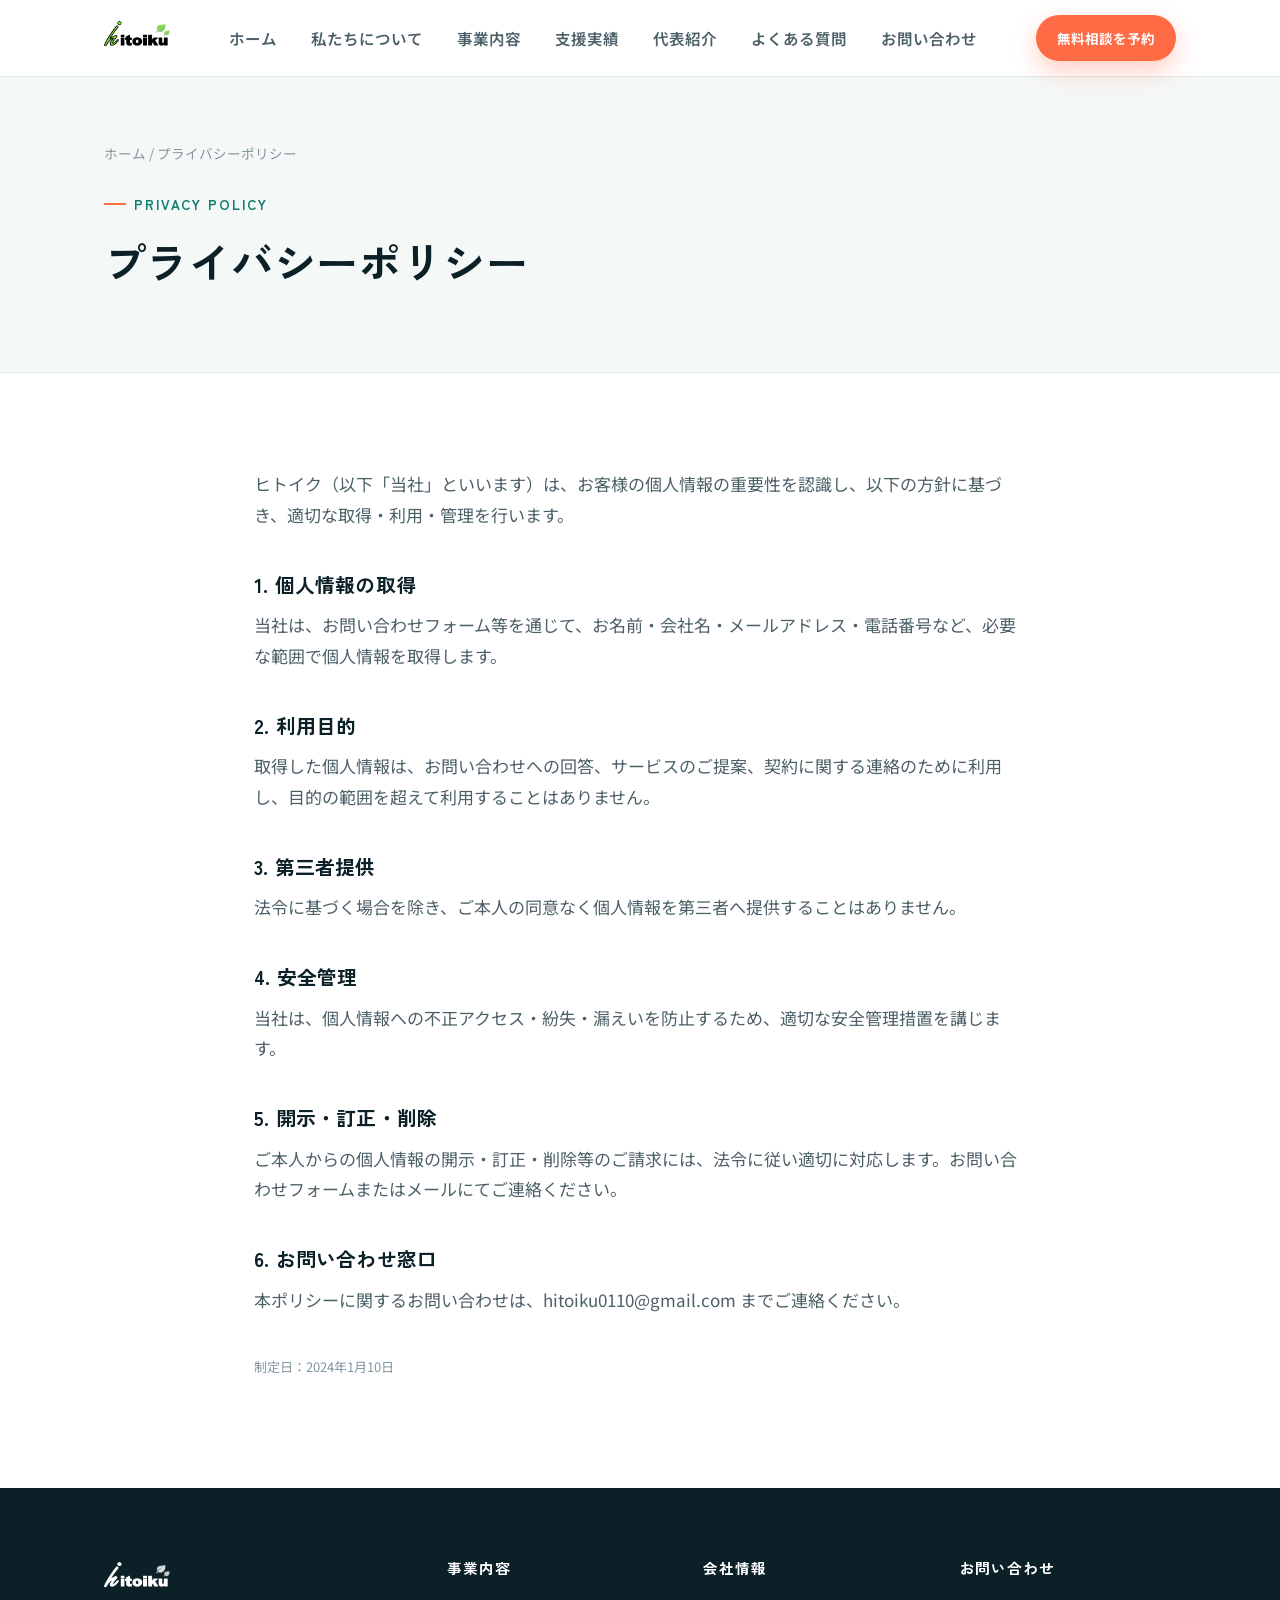
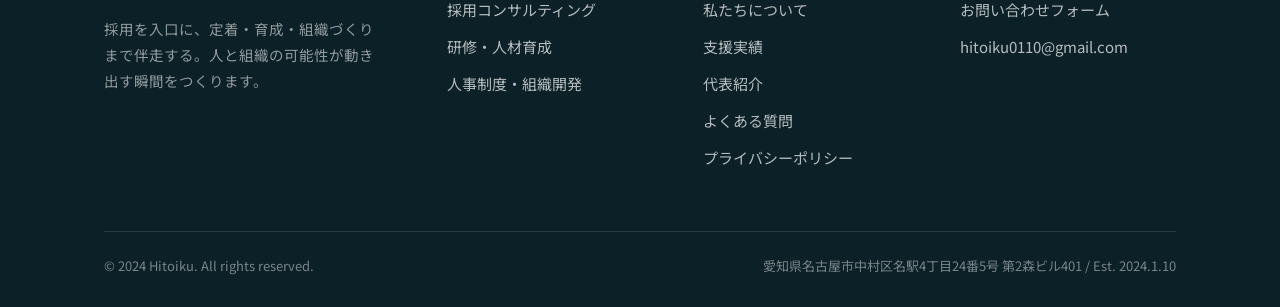
<file: privacy.html>
<!doctype html>
<html lang="ja">
<head>
<meta charset="UTF-8">
<meta name="viewport" content="width=device-width, initial-scale=1.0">
<title>プライバシーポリシー | ヒトイク</title>
<meta name="description" content="ヒトイクのプライバシーポリシーです。">
<link rel="icon" href="data:image/svg+xml,<svg xmlns=%22http://www.w3.org/2000/svg%22 viewBox=%220 0 32 32%22><rect width=%2232%22 height=%2232%22 rx=%229%22 fill=%22%230E7C6E%22/><path d=%22M9 17l5 5 9-11%22 stroke=%22white%22 stroke-width=%223%22 fill=%22none%22 stroke-linecap=%22round%22 stroke-linejoin=%22round%22/></svg>">
<link rel="preconnect" href="https://fonts.googleapis.com">
<link rel="preconnect" href="https://fonts.gstatic.com" crossorigin>
<link href="https://fonts.googleapis.com/css2?family=Zen+Kaku+Gothic+New:wght@500;700;900&family=Noto+Sans+JP:wght@400;500;700&display=swap" rel="stylesheet">
<link rel="stylesheet" href="css/styles.css">
<noscript><style>
.reveal{opacity:1 !important; transform:none !important;}
.story-visual{display:none;}
.story-scroll{height:auto !important; padding:60px 0;}
.story-panels{position:static !important;}
.story-panel{height:auto !important; position:static !important; padding:26px 8vw !important; justify-content:flex-start !important; text-align:left !important;}
.story-panel-inner{opacity:1 !important; transform:none !important; max-width:640px !important;}
.story-tags{justify-content:flex-start !important;}
.story-skip{display:none;}
</style></noscript>
</head>
<body>
<header class="site-header">
  <div class="header-inner">
    <a href="index.html" class="logo"><img src="images/logo.png" alt="ヒトイク" class="logo-img" onerror="this.style.display='none';this.nextElementSibling.style.display='flex';" loading="eager"><span class="logo-fallback" style="display:none;"><span class="mark"></span><span>ヒトイク<small>UPDATE HUMAN</small></span></span></a>
    <nav class="main-nav">
      <ul>
        <li><a class="nav-link" href="index.html">ホーム</a></li>
        <li><a class="nav-link" href="about.html">私たちについて</a></li>
        <li class="has-dropdown">
          <a class="nav-link" href="recruiting.html">事業内容</a>
          <ul class="dropdown">
            <li><a href="recruiting.html">採用コンサルティング<span>採用の仕組みをつくる</span></a></li>
            <li><a href="training.html">研修・人材育成<span>行動が変わる研修</span></a></li>
            <li><a href="hr-system.html">人事制度・組織開発<span>定着と成長を支える制度</span></a></li>
          </ul>
        </li>
        <li><a class="nav-link" href="works.html">支援実績</a></li>
        <li><a class="nav-link" href="message.html">代表紹介</a></li>
        <li><a class="nav-link" href="faq.html">よくある質問</a></li>
        <li><a class="nav-link" href="contact.html">お問い合わせ</a></li>
      </ul>
    </nav>
    <div class="header-cta">
      <a href="contact.html" class="btn btn-primary btn-sm">無料相談を予約</a>
      <button class="nav-toggle" aria-label="メニュー"><span></span></button>
    </div>
  </div>
</header>

<section class="page-hero">
  <div class="container">
    <div class="breadcrumb"><a href="index.html">ホーム</a> / プライバシーポリシー</div>
    <span class="eyebrow">Privacy Policy</span>
    <h1>プライバシーポリシー</h1>
  </div>
</section>

<section>
  <div class="container" style="max-width:820px;">
    <p>ヒトイク（以下「当社」といいます）は、お客様の個人情報の重要性を認識し、以下の方針に基づき、適切な取得・利用・管理を行います。</p>

    <h3 style="margin-top:40px;">1. 個人情報の取得</h3>
    <p>当社は、お問い合わせフォーム等を通じて、お名前・会社名・メールアドレス・電話番号など、必要な範囲で個人情報を取得します。</p>

    <h3 style="margin-top:40px;">2. 利用目的</h3>
    <p>取得した個人情報は、お問い合わせへの回答、サービスのご提案、契約に関する連絡のために利用し、目的の範囲を超えて利用することはありません。</p>

    <h3 style="margin-top:40px;">3. 第三者提供</h3>
    <p>法令に基づく場合を除き、ご本人の同意なく個人情報を第三者へ提供することはありません。</p>

    <h3 style="margin-top:40px;">4. 安全管理</h3>
    <p>当社は、個人情報への不正アクセス・紛失・漏えいを防止するため、適切な安全管理措置を講じます。</p>

    <h3 style="margin-top:40px;">5. 開示・訂正・削除</h3>
    <p>ご本人からの個人情報の開示・訂正・削除等のご請求には、法令に従い適切に対応します。お問い合わせフォームまたはメールにてご連絡ください。</p>

    <h3 style="margin-top:40px;">6. お問い合わせ窓口</h3>
    <p>本ポリシーに関するお問い合わせは、hitoiku0110@gmail.com までご連絡ください。</p>

    <p style="margin-top:40px;color:var(--ink-faint);font-size:13px;">制定日：2024年1月10日</p>
  </div>
</section>
<footer class="site-footer">
  <div class="container">
    <div class="footer-grid">
      <div class="footer-brand">
        <a href="index.html" class="logo"><img src="images/logo.png" alt="ヒトイク" class="logo-img" onerror="this.style.display='none';this.nextElementSibling.style.display='flex';" loading="lazy"><span class="logo-fallback" style="display:none;"><span class="mark"></span><span>ヒトイク</span></span></a>
        <p>採用を入口に、定着・育成・組織づくりまで伴走する。人と組織の可能性が動き出す瞬間をつくります。</p>
      </div>
      <div>
        <h4>事業内容</h4>
        <ul>
          <li><a href="recruiting.html">採用コンサルティング</a></li>
          <li><a href="training.html">研修・人材育成</a></li>
          <li><a href="hr-system.html">人事制度・組織開発</a></li>
        </ul>
      </div>
      <div>
        <h4>会社情報</h4>
        <ul>
          <li><a href="about.html">私たちについて</a></li>
          <li><a href="works.html">支援実績</a></li>
          <li><a href="message.html">代表紹介</a></li>
          <li><a href="faq.html">よくある質問</a></li>
          <li><a href="privacy.html">プライバシーポリシー</a></li>
        </ul>
      </div>
      <div>
        <h4>お問い合わせ</h4>
        <ul>
          <li><a href="contact.html">お問い合わせフォーム</a></li>
          <li><a href="mailto:hitoiku0110@gmail.com">hitoiku0110@gmail.com</a></li>
        </ul>
      </div>
    </div>
    <div class="footer-bottom">
      <span>&copy; 2024 Hitoiku. All rights reserved.</span>
      <span>愛知県名古屋市中村区名駅4丁目24番5号 第2森ビル401 / Est. 2024.1.10</span>
    </div>
  </div>
</footer>
<script src="js/main.js"></script>
</body>
</html>
</file>
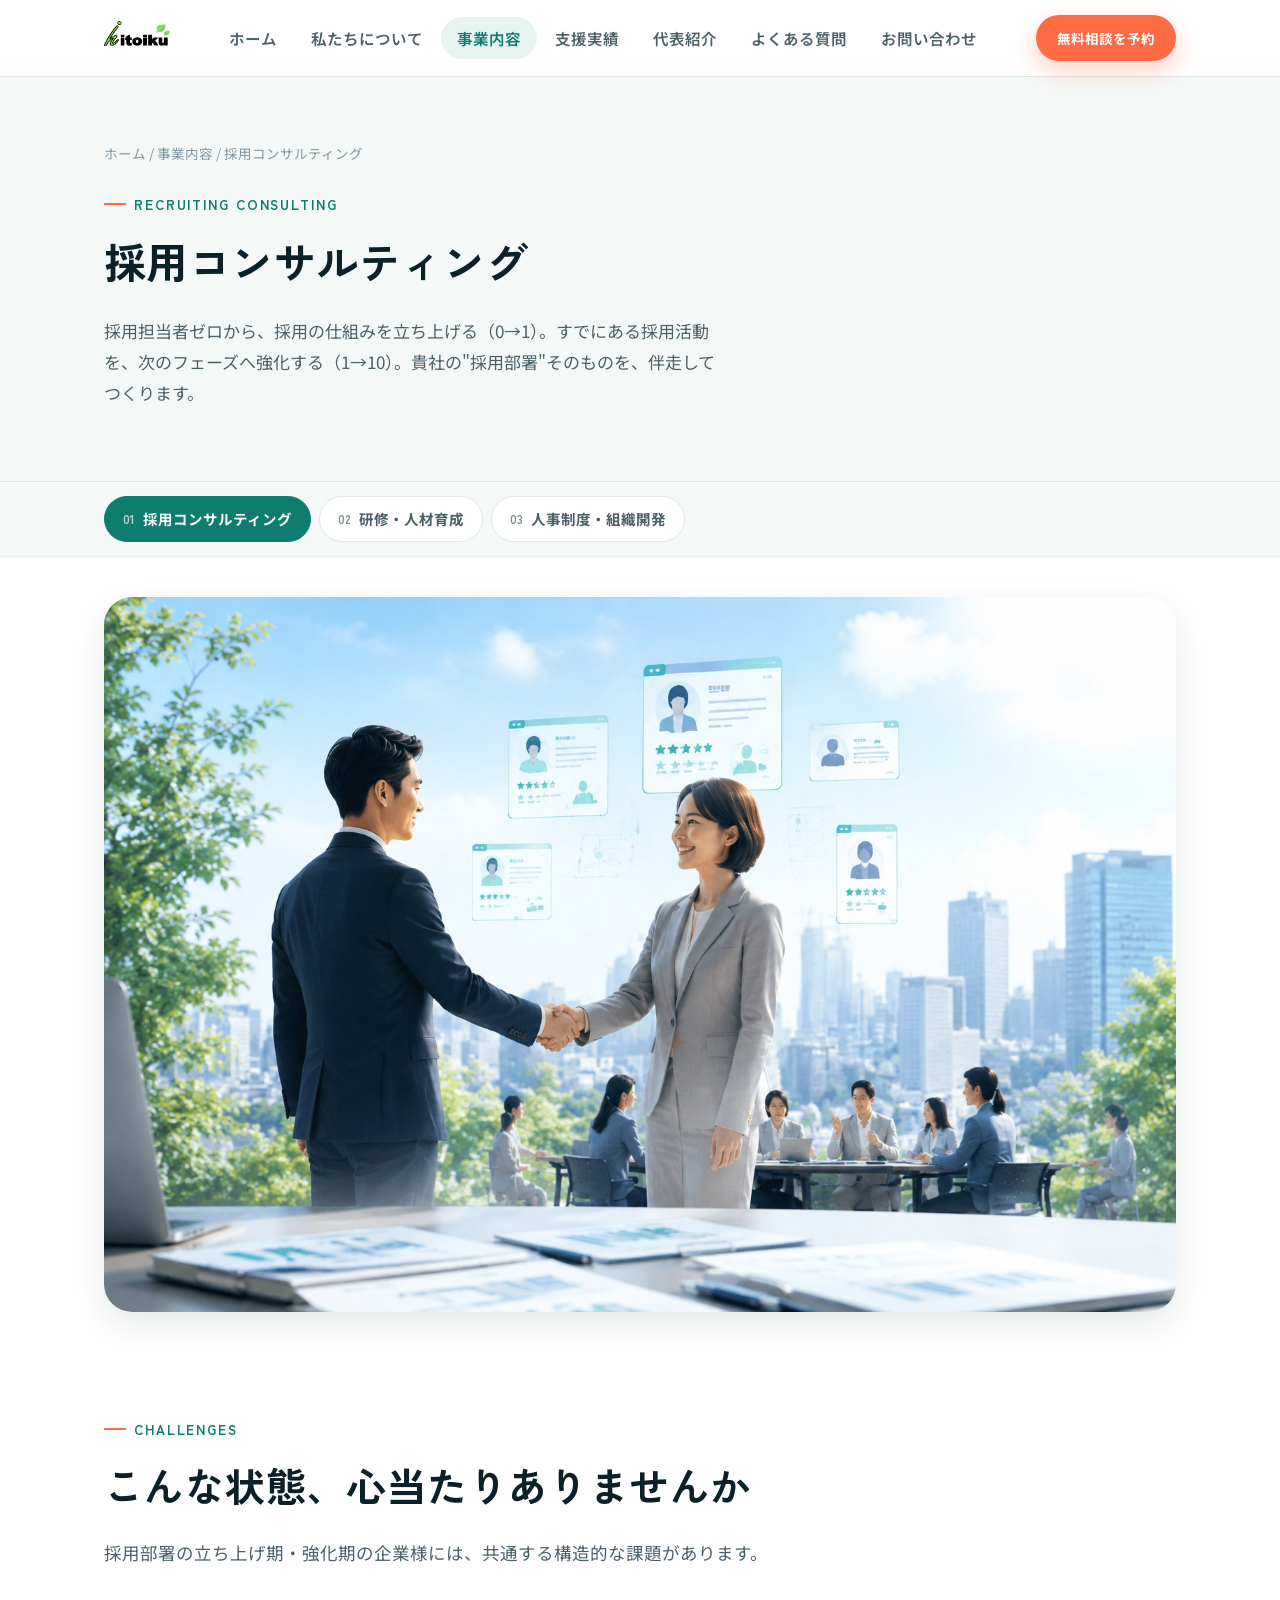
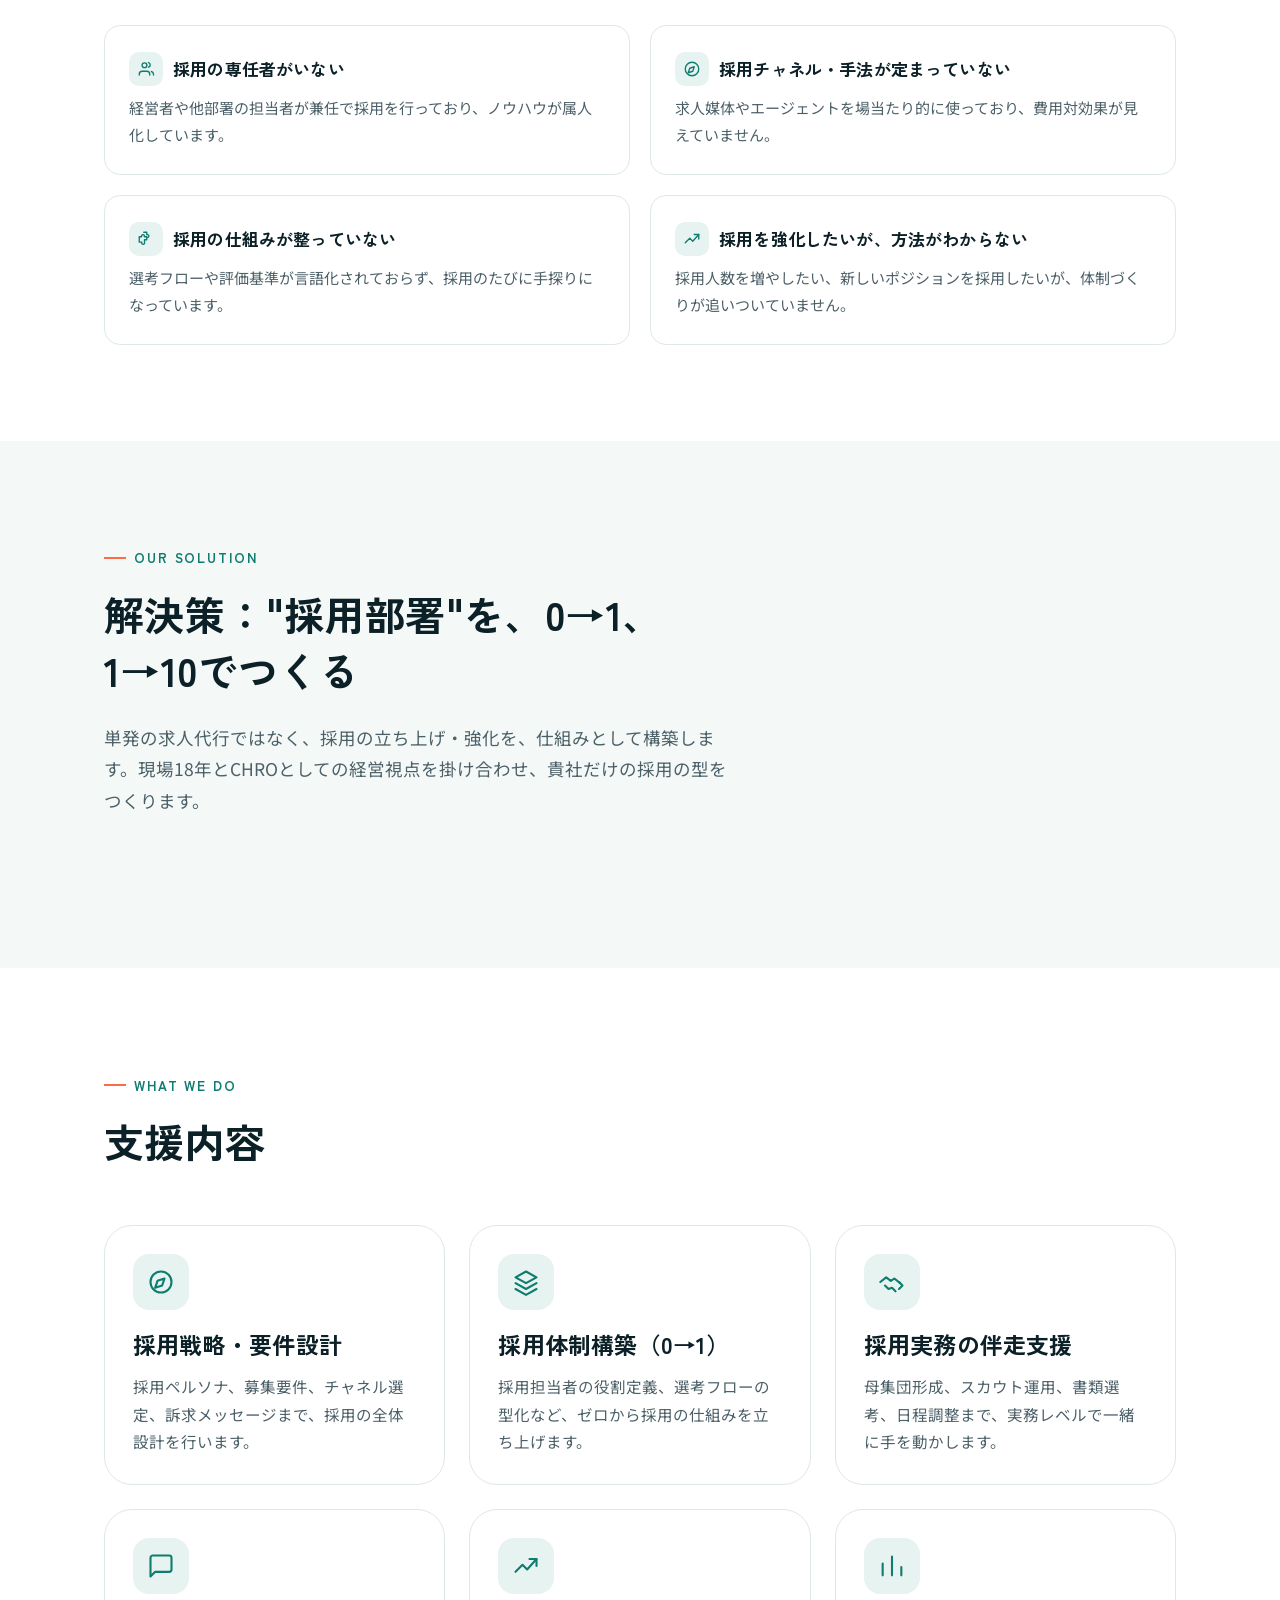
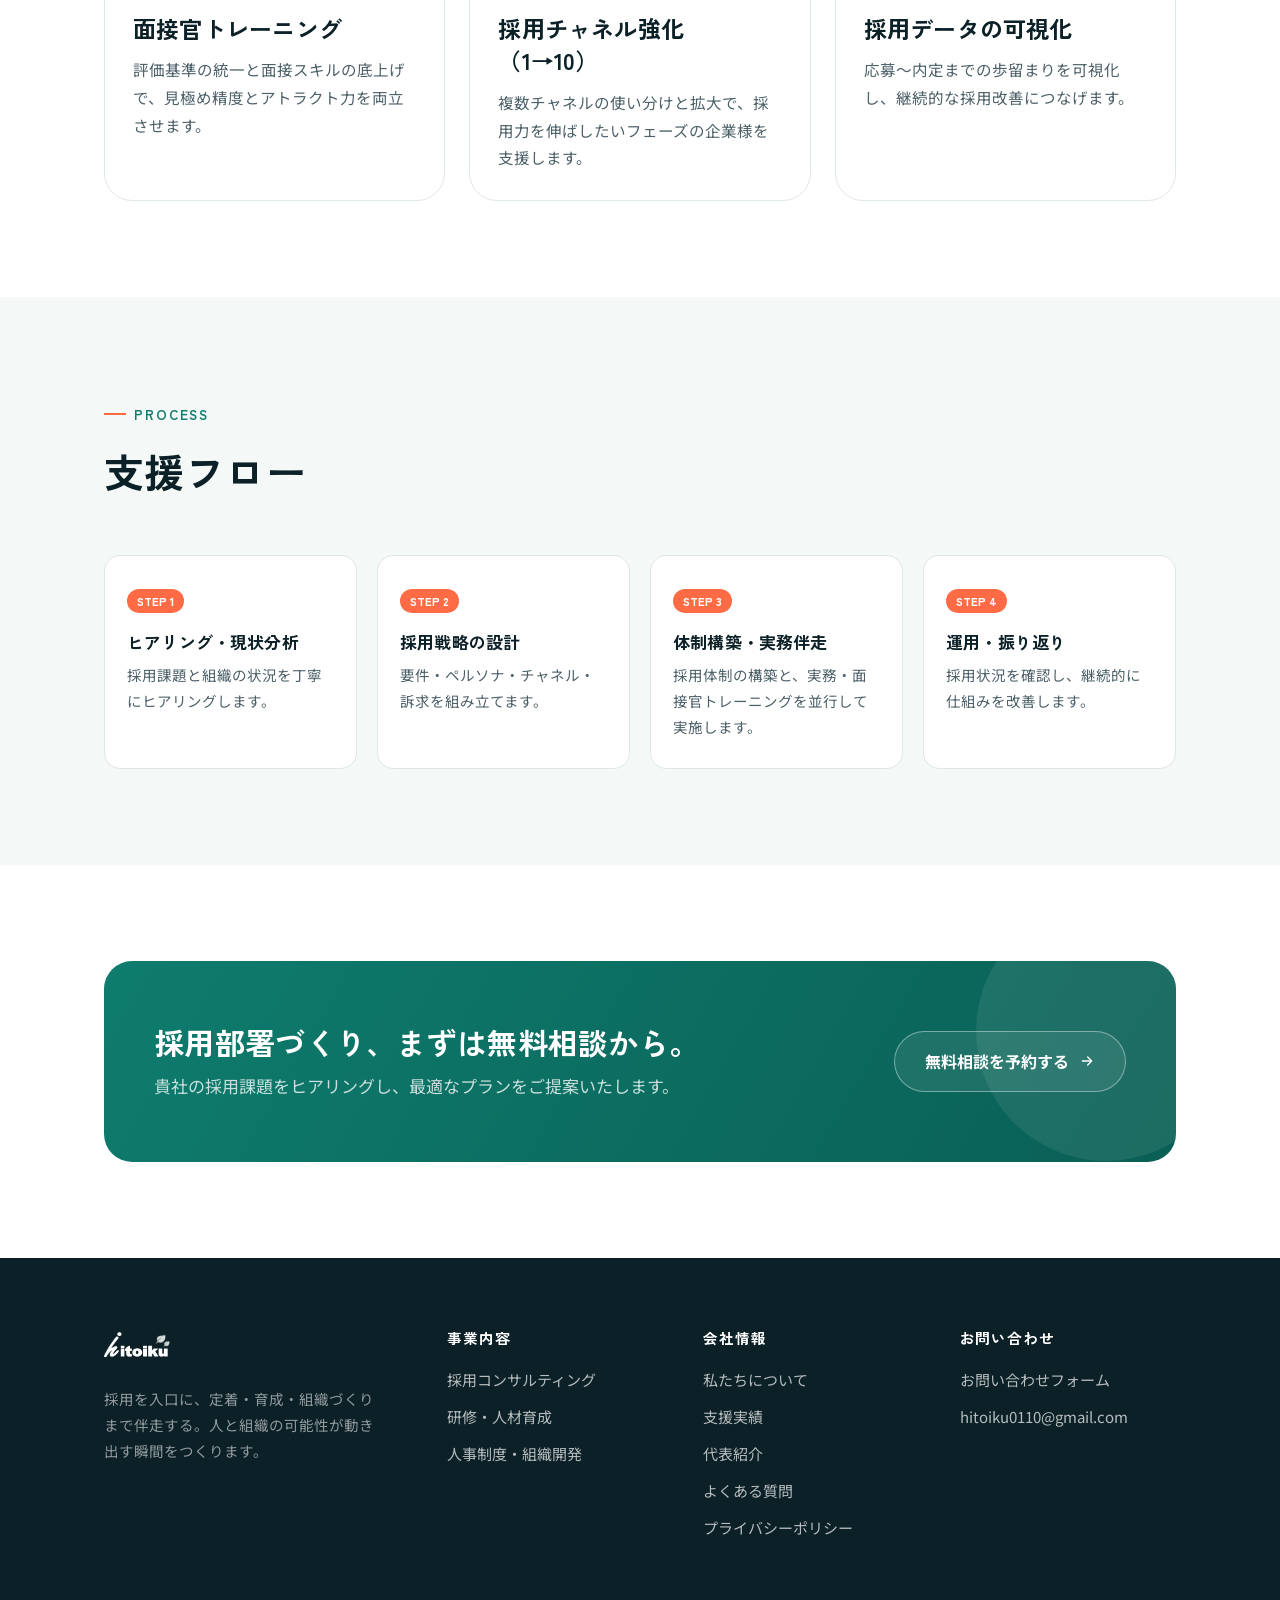
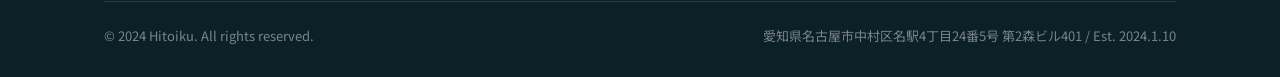
<file: recruiting.html>
<!doctype html>
<html lang="ja">
<head>
<meta charset="UTF-8">
<meta name="viewport" content="width=device-width, initial-scale=1.0">
<title>採用コンサルティング | ヒトイク</title>
<meta name="description" content="採用代行ではなく、採用の仕組みをつくる。採用戦略設計から実務、面接官研修、定着支援までを一気通貫で支援する採用コンサルティングサービス。">
<link rel="icon" href="data:image/svg+xml,<svg xmlns=%22http://www.w3.org/2000/svg%22 viewBox=%220 0 32 32%22><rect width=%2232%22 height=%2232%22 rx=%229%22 fill=%22%230E7C6E%22/><path d=%22M9 17l5 5 9-11%22 stroke=%22white%22 stroke-width=%223%22 fill=%22none%22 stroke-linecap=%22round%22 stroke-linejoin=%22round%22/></svg>">
<link rel="preconnect" href="https://fonts.googleapis.com">
<link rel="preconnect" href="https://fonts.gstatic.com" crossorigin>
<link href="https://fonts.googleapis.com/css2?family=Zen+Kaku+Gothic+New:wght@500;700;900&family=Noto+Sans+JP:wght@400;500;700&display=swap" rel="stylesheet">
<link rel="stylesheet" href="css/styles.css">
<noscript><style>
.reveal{opacity:1 !important; transform:none !important;}
.story-visual{display:none;}
.story-scroll{height:auto !important; padding:60px 0;}
.story-panels{position:static !important;}
.story-panel{height:auto !important; position:static !important; padding:26px 8vw !important; justify-content:flex-start !important; text-align:left !important;}
.story-panel-inner{opacity:1 !important; transform:none !important; max-width:640px !important;}
.story-tags{justify-content:flex-start !important;}
.story-skip{display:none;}
</style></noscript>
</head>
<body>
<header class="site-header">
  <div class="header-inner">
    <a href="index.html" class="logo"><img src="images/logo.png" alt="ヒトイク" class="logo-img" onerror="this.style.display='none';this.nextElementSibling.style.display='flex';" loading="eager"><span class="logo-fallback" style="display:none;"><span class="mark"></span><span>ヒトイク<small>UPDATE HUMAN</small></span></span></a>
    <nav class="main-nav">
      <ul>
        <li><a class="nav-link" href="index.html">ホーム</a></li>
        <li><a class="nav-link" href="about.html">私たちについて</a></li>
        <li class="has-dropdown">
          <a class="nav-link active" href="recruiting.html">事業内容</a>
          <ul class="dropdown">
            <li><a href="recruiting.html">採用コンサルティング<span>採用の仕組みをつくる</span></a></li>
            <li><a href="training.html">研修・人材育成<span>行動が変わる研修</span></a></li>
            <li><a href="hr-system.html">人事制度・組織開発<span>定着と成長を支える制度</span></a></li>
          </ul>
        </li>
        <li><a class="nav-link" href="works.html">支援実績</a></li>
        <li><a class="nav-link" href="message.html">代表紹介</a></li>
        <li><a class="nav-link" href="faq.html">よくある質問</a></li>
        <li><a class="nav-link" href="contact.html">お問い合わせ</a></li>
      </ul>
    </nav>
    <div class="header-cta">
      <a href="contact.html" class="btn btn-primary btn-sm">無料相談を予約</a>
      <button class="nav-toggle" aria-label="メニュー"><span></span></button>
    </div>
  </div>
</header>

<section class="page-hero">
  <div class="container">
    <div class="breadcrumb"><a href="index.html">ホーム</a> / <a href="recruiting.html">事業内容</a> / 採用コンサルティング</div>
    <span class="eyebrow">Recruiting Consulting</span>
    <h1>採用コンサルティング</h1>
    <p class="lead">採用担当者ゼロから、採用の仕組みを立ち上げる（0→1）。すでにある採用活動を、次のフェーズへ強化する（1→10）。貴社の"採用部署"そのものを、伴走してつくります。</p>
  </div>
</section>

<div class="service-subnav"><div class="container"><div class="service-subnav-inner"><a href="recruiting.html" class="subnav-item active"><span class="subnav-num">01</span>採用コンサルティング</a><a href="training.html" class="subnav-item"><span class="subnav-num">02</span>研修・人材育成</a><a href="hr-system.html" class="subnav-item"><span class="subnav-num">03</span>人事制度・組織開発</a></div></div></div>

<section class="service-hero-image">
  <div class="container">
    <img src="images/service-recruiting.jpg" alt="採用コンサルティング" loading="eager">
  </div>
</section>

<section>
  <div class="container">
    <div class="section-head reveal" style="max-width:800px;">
      <span class="eyebrow">Challenges</span>
      <h2>こんな状態、心当たりありませんか</h2>
      <p>採用部署の立ち上げ期・強化期の企業様には、共通する構造的な課題があります。</p>
    </div>
    <div class="feature-row reveal">
      <div class="feature-box"><h4><span class="ico"><svg viewBox="0 0 24 24" fill="none" stroke="currentColor" stroke-width="1.8" stroke-linecap="round" stroke-linejoin="round"><path d="M17 20v-1a4 4 0 0 0-4-4H7a4 4 0 0 0-4 4v1"/><circle cx="10" cy="7" r="3.2"/><path d="M22 20v-1a3.8 3.8 0 0 0-2.8-3.66"/><path d="M15.2 3.4a3.2 3.2 0 0 1 0 6.2"/></svg></span>採用の専任者がいない</h4><p>経営者や他部署の担当者が兼任で採用を行っており、ノウハウが属人化しています。</p></div>
      <div class="feature-box"><h4><span class="ico"><svg viewBox="0 0 24 24" fill="none" stroke="currentColor" stroke-width="1.8" stroke-linecap="round" stroke-linejoin="round"><circle cx="12" cy="12" r="9"/><path d="M15 9l-2 6-6 2 2-6z"/></svg></span>採用チャネル・手法が定まっていない</h4><p>求人媒体やエージェントを場当たり的に使っており、費用対効果が見えていません。</p></div>
      <div class="feature-box"><h4><span class="ico"><svg viewBox="0 0 24 24" fill="none" stroke="currentColor" stroke-width="1.8" stroke-linecap="round" stroke-linejoin="round"><path d="M9 3h4v3.2a2 2 0 1 1 0 3.6V13H10v3.2a2 2 0 1 1-3.6 0H3V9h3.2a2 2 0 1 1 3.6 0H13"/></svg></span>採用の仕組みが整っていない</h4><p>選考フローや評価基準が言語化されておらず、採用のたびに手探りになっています。</p></div>
      <div class="feature-box"><h4><span class="ico"><svg viewBox="0 0 24 24" fill="none" stroke="currentColor" stroke-width="1.8" stroke-linecap="round" stroke-linejoin="round"><path d="M3 17l6-6 4 4 8-9"/><path d="M15 6h6v6"/></svg></span>採用を強化したいが、方法がわからない</h4><p>採用人数を増やしたい、新しいポジションを採用したいが、体制づくりが追いついていません。</p></div>
    </div>
  </div>
</section>

<section class="pain-band">
  <div class="container">
    <div class="section-head reveal">
      <span class="eyebrow">Our Solution</span>
      <h2>解決策："採用部署"を、0→1、1→10でつくる</h2>
      <p>単発の求人代行ではなく、採用の立ち上げ・強化を、仕組みとして構築します。現場18年とCHROとしての経営視点を掛け合わせ、貴社だけの採用の型をつくります。</p>
    </div>
  </div>
</section>

<section>
  <div class="container">
    <div class="section-head reveal">
      <span class="eyebrow">What We Do</span>
      <h2>支援内容</h2>
    </div>
    <div class="service-grid">
      <div class="service-card reveal">
        <div class="icon"><svg viewBox="0 0 24 24" fill="none" stroke="currentColor" stroke-width="1.8" stroke-linecap="round" stroke-linejoin="round"><circle cx="12" cy="12" r="9"/><path d="M15 9l-2 6-6 2 2-6z"/></svg></div>
        <h3>採用戦略・要件設計</h3>
        <p>採用ペルソナ、募集要件、チャネル選定、訴求メッセージまで、採用の全体設計を行います。</p>
      </div>
      <div class="service-card reveal">
        <div class="icon"><svg viewBox="0 0 24 24" fill="none" stroke="currentColor" stroke-width="1.8" stroke-linecap="round" stroke-linejoin="round"><path d="M12 3l9 5-9 5-9-5z"/><path d="M3 13l9 5 9-5"/><path d="M3 18l9 5 9-5"/></svg></div>
        <h3>採用体制構築（0→1）</h3>
        <p>採用担当者の役割定義、選考フローの型化など、ゼロから採用の仕組みを立ち上げます。</p>
      </div>
      <div class="service-card reveal">
        <div class="icon"><svg viewBox="0 0 24 24" fill="none" stroke="currentColor" stroke-width="1.8" stroke-linecap="round" stroke-linejoin="round"><path d="M2 12l5-4 4 3 3-2 5 4"/><path d="M6 15l3 3 3-1 3 3"/><path d="M18 12l3 3-3 3"/></svg></div>
        <h3>採用実務の伴走支援</h3>
        <p>母集団形成、スカウト運用、書類選考、日程調整まで、実務レベルで一緒に手を動かします。</p>
      </div>
      <div class="service-card reveal">
        <div class="icon"><svg viewBox="0 0 24 24" fill="none" stroke="currentColor" stroke-width="1.8" stroke-linecap="round" stroke-linejoin="round"><path d="M21 15a2 2 0 0 1-2 2H7l-4 4V5a2 2 0 0 1 2-2h14a2 2 0 0 1 2 2z"/></svg></div>
        <h3>面接官トレーニング</h3>
        <p>評価基準の統一と面接スキルの底上げで、見極め精度とアトラクト力を両立させます。</p>
      </div>
      <div class="service-card reveal">
        <div class="icon"><svg viewBox="0 0 24 24" fill="none" stroke="currentColor" stroke-width="1.8" stroke-linecap="round" stroke-linejoin="round"><path d="M3 17l6-6 4 4 8-9"/><path d="M15 6h6v6"/></svg></div>
        <h3>採用チャネル強化（1→10）</h3>
        <p>複数チャネルの使い分けと拡大で、採用力を伸ばしたいフェーズの企業様を支援します。</p>
      </div>
      <div class="service-card reveal">
        <div class="icon"><svg viewBox="0 0 24 24" fill="none" stroke="currentColor" stroke-width="1.8" stroke-linecap="round" stroke-linejoin="round"><path d="M4 20V10M12 20V4M20 20v-7"/></svg></div>
        <h3>採用データの可視化</h3>
        <p>応募〜内定までの歩留まりを可視化し、継続的な採用改善につなげます。</p>
      </div>
    </div>
  </div>
</section>

<section class="pain-band">
  <div class="container">
    <div class="section-head reveal">
      <span class="eyebrow">Process</span>
      <h2>支援フロー</h2>
    </div>
    <div class="step-list">
      <div class="step-item reveal"><span class="step-tag">STEP 1</span><h4>ヒアリング・現状分析</h4><p>採用課題と組織の状況を丁寧にヒアリングします。</p></div>
      <div class="step-item reveal"><span class="step-tag">STEP 2</span><h4>採用戦略の設計</h4><p>要件・ペルソナ・チャネル・訴求を組み立てます。</p></div>
      <div class="step-item reveal"><span class="step-tag">STEP 3</span><h4>体制構築・実務伴走</h4><p>採用体制の構築と、実務・面接官トレーニングを並行して実施します。</p></div>
      <div class="step-item reveal"><span class="step-tag">STEP 4</span><h4>運用・振り返り</h4><p>採用状況を確認し、継続的に仕組みを改善します。</p></div>
    </div>
  </div>
</section>

<section>
  <div class="container">
    <div class="cta-band reveal">
      <div>
        <h2>採用部署づくり、まずは無料相談から。</h2>
        <p>貴社の採用課題をヒアリングし、最適なプランをご提案いたします。</p>
      </div>
      <div class="actions">
        <a href="contact.html" class="btn btn-ghost-light">無料相談を予約する <svg viewBox="0 0 24 24" fill="none" stroke="currentColor" stroke-width="2" stroke-linecap="round" stroke-linejoin="round"><path d="M5 12h14M13 6l6 6-6 6"/></svg></a>
      </div>
    </div>
  </div>
</section>
<footer class="site-footer">
  <div class="container">
    <div class="footer-grid">
      <div class="footer-brand">
        <a href="index.html" class="logo"><img src="images/logo.png" alt="ヒトイク" class="logo-img" onerror="this.style.display='none';this.nextElementSibling.style.display='flex';" loading="lazy"><span class="logo-fallback" style="display:none;"><span class="mark"></span><span>ヒトイク</span></span></a>
        <p>採用を入口に、定着・育成・組織づくりまで伴走する。人と組織の可能性が動き出す瞬間をつくります。</p>
      </div>
      <div>
        <h4>事業内容</h4>
        <ul>
          <li><a href="recruiting.html">採用コンサルティング</a></li>
          <li><a href="training.html">研修・人材育成</a></li>
          <li><a href="hr-system.html">人事制度・組織開発</a></li>
        </ul>
      </div>
      <div>
        <h4>会社情報</h4>
        <ul>
          <li><a href="about.html">私たちについて</a></li>
          <li><a href="works.html">支援実績</a></li>
          <li><a href="message.html">代表紹介</a></li>
          <li><a href="faq.html">よくある質問</a></li>
          <li><a href="privacy.html">プライバシーポリシー</a></li>
        </ul>
      </div>
      <div>
        <h4>お問い合わせ</h4>
        <ul>
          <li><a href="contact.html">お問い合わせフォーム</a></li>
          <li><a href="mailto:hitoiku0110@gmail.com">hitoiku0110@gmail.com</a></li>
        </ul>
      </div>
    </div>
    <div class="footer-bottom">
      <span>&copy; 2024 Hitoiku. All rights reserved.</span>
      <span>愛知県名古屋市中村区名駅4丁目24番5号 第2森ビル401 / Est. 2024.1.10</span>
    </div>
  </div>
</footer>
<script src="js/main.js"></script>
</body>
</html>
</file>
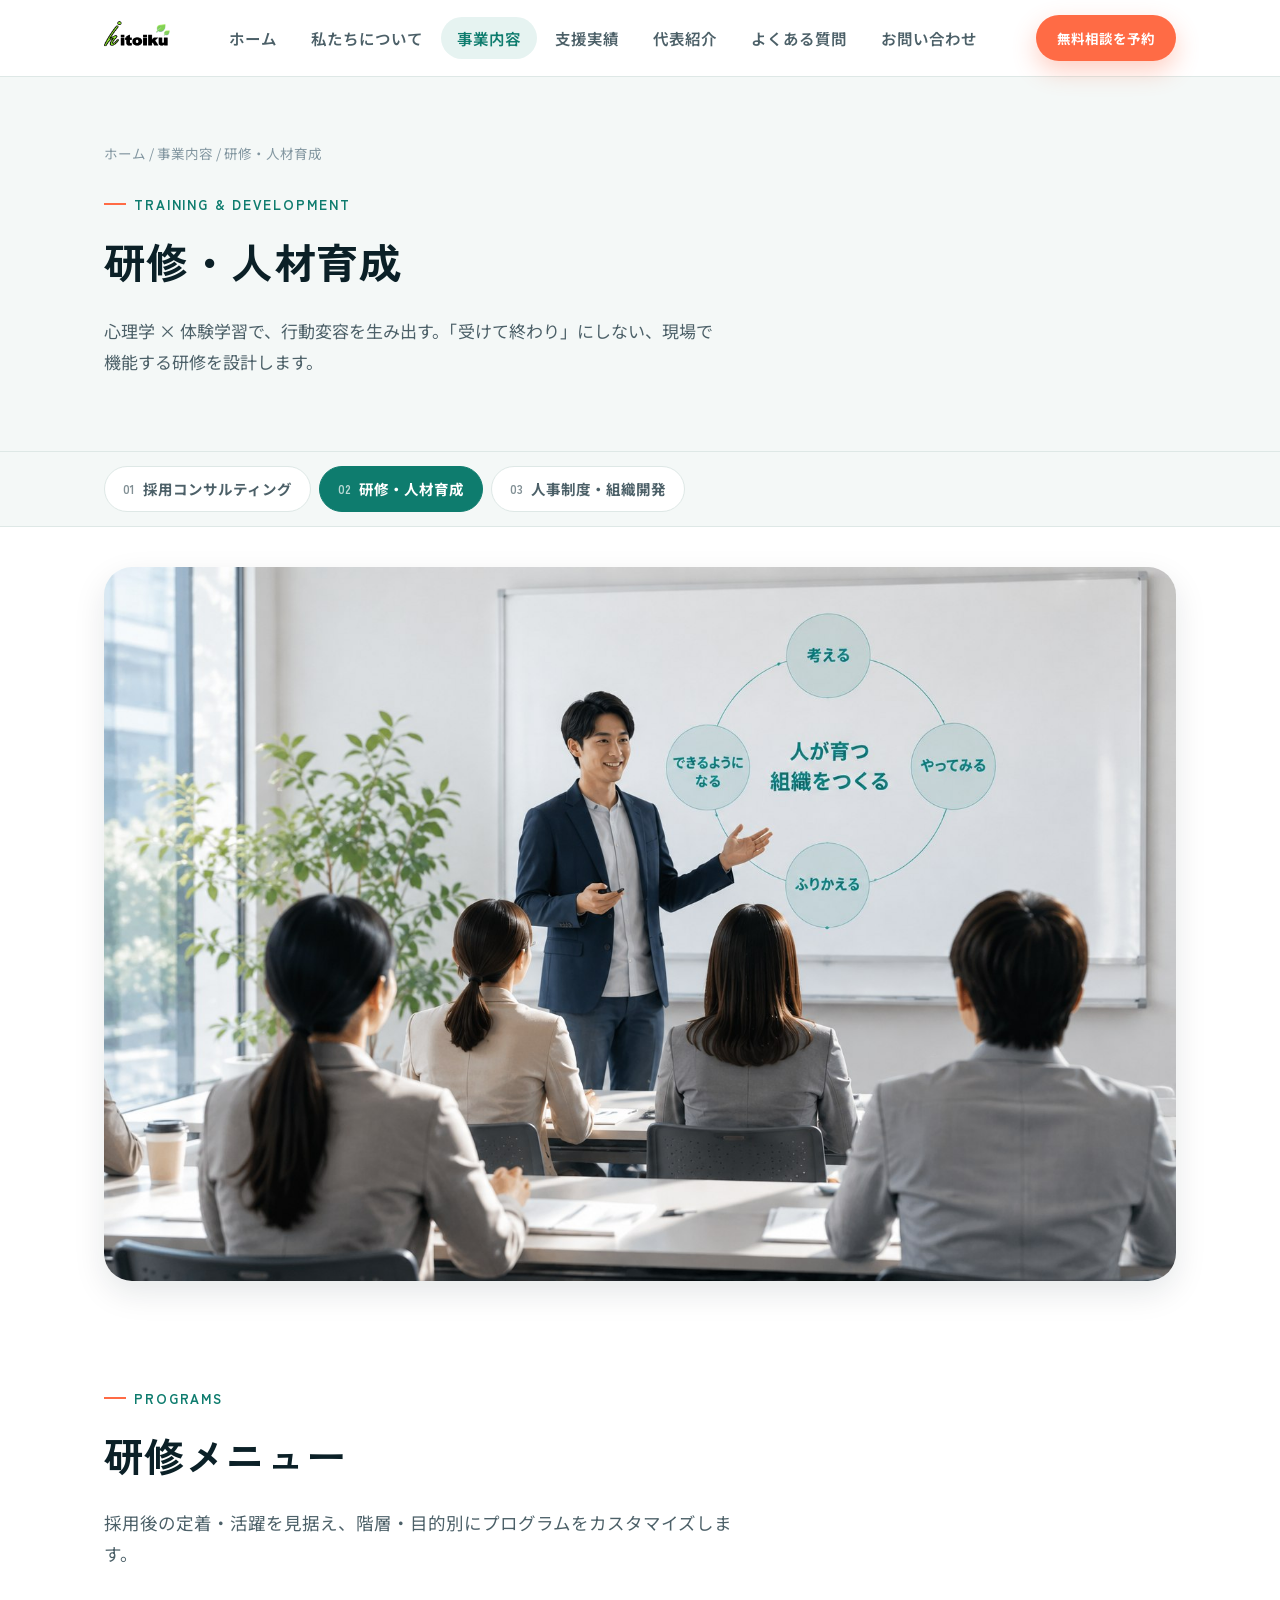
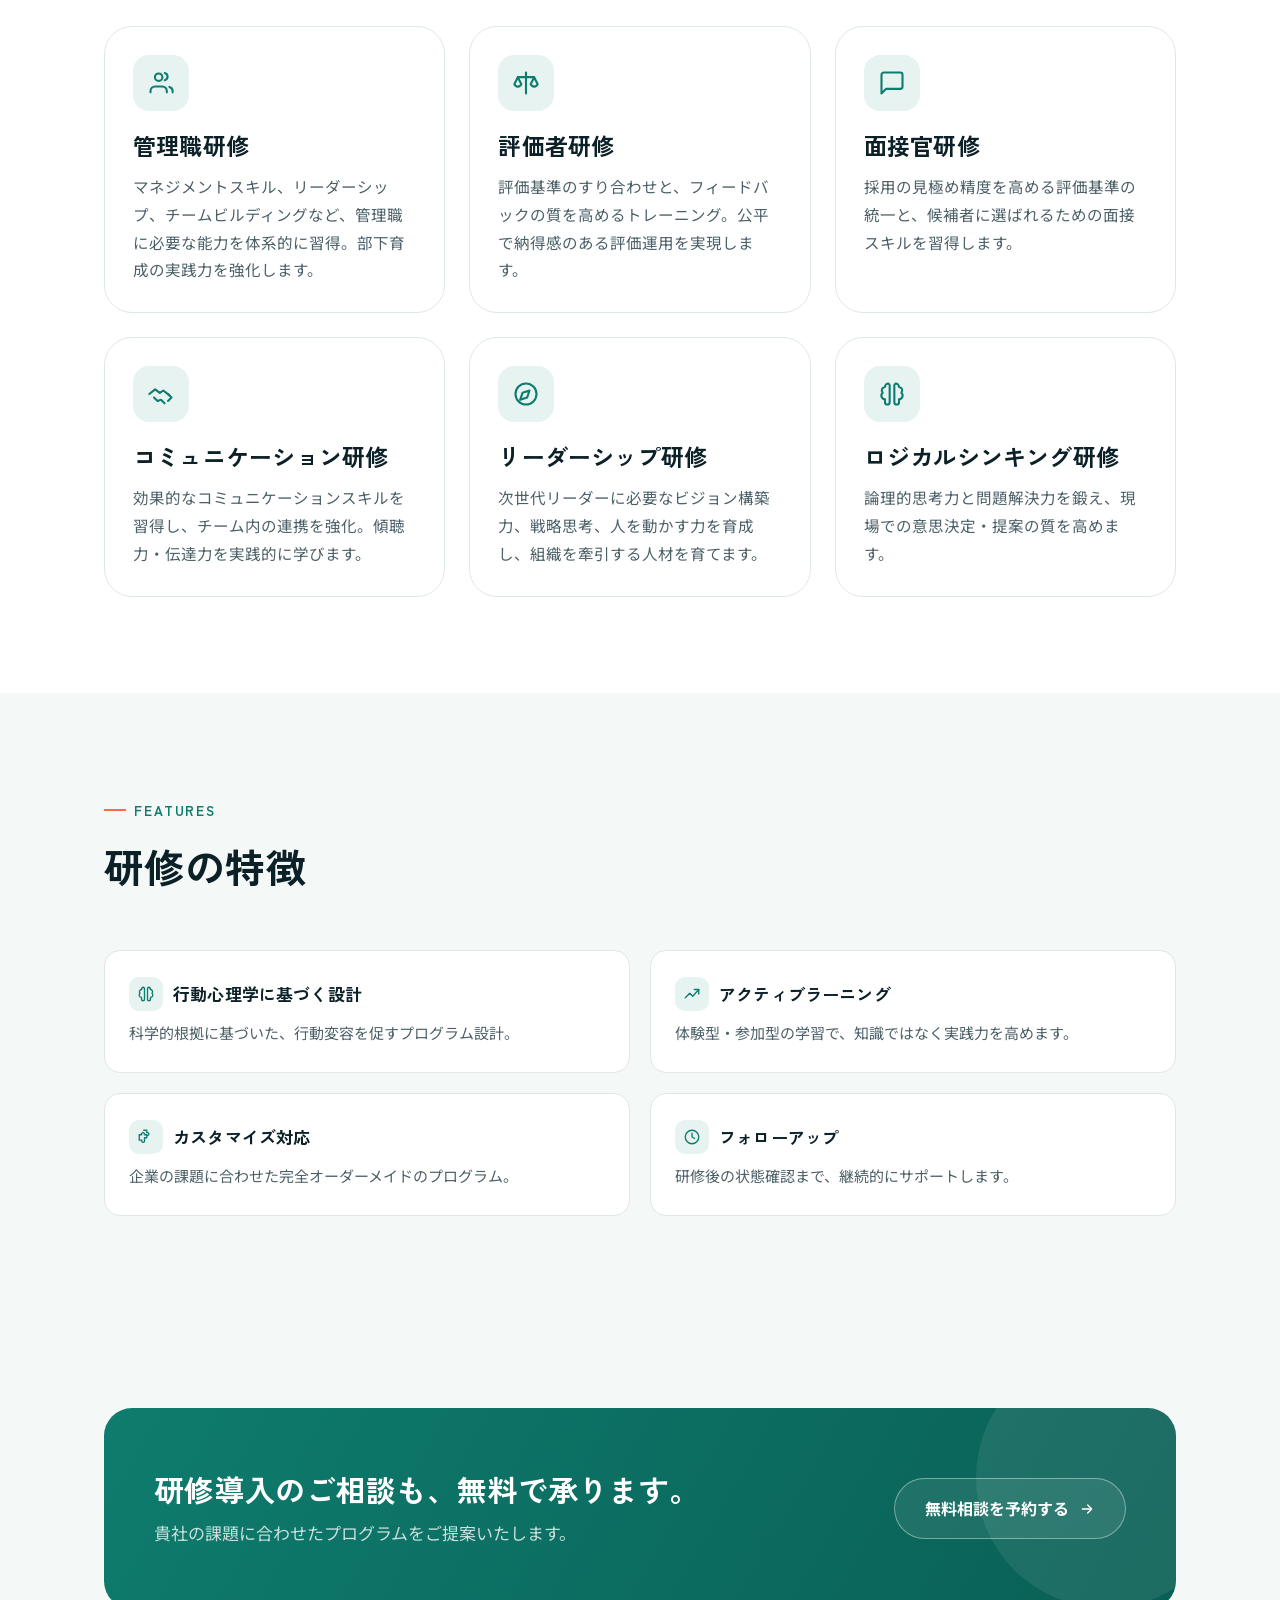
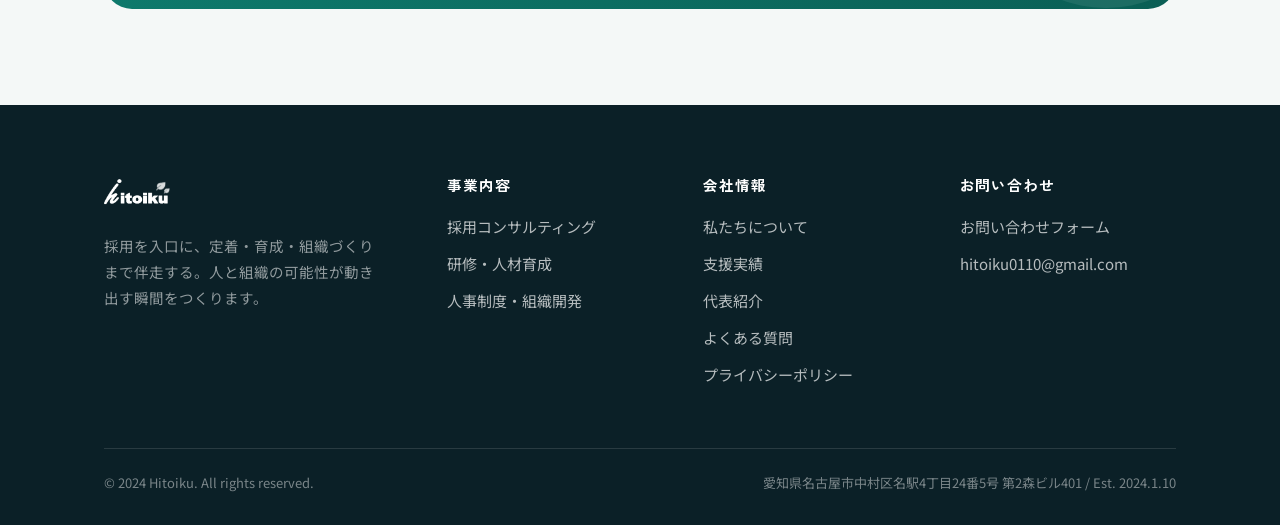
<file: training.html>
<!doctype html>
<html lang="ja">
<head>
<meta charset="UTF-8">
<meta name="viewport" content="width=device-width, initial-scale=1.0">
<title>研修・人材育成 | ヒトイク</title>
<meta name="description" content="心理学×体験学習で行動変容を生み出す研修サービス。管理職研修、評価者研修、面接官研修、コミュニケーション研修、リーダーシップ研修など。">
<link rel="icon" href="data:image/svg+xml,<svg xmlns=%22http://www.w3.org/2000/svg%22 viewBox=%220 0 32 32%22><rect width=%2232%22 height=%2232%22 rx=%229%22 fill=%22%230E7C6E%22/><path d=%22M9 17l5 5 9-11%22 stroke=%22white%22 stroke-width=%223%22 fill=%22none%22 stroke-linecap=%22round%22 stroke-linejoin=%22round%22/></svg>">
<link rel="preconnect" href="https://fonts.googleapis.com">
<link rel="preconnect" href="https://fonts.gstatic.com" crossorigin>
<link href="https://fonts.googleapis.com/css2?family=Zen+Kaku+Gothic+New:wght@500;700;900&family=Noto+Sans+JP:wght@400;500;700&display=swap" rel="stylesheet">
<link rel="stylesheet" href="css/styles.css">
<noscript><style>
.reveal{opacity:1 !important; transform:none !important;}
.story-visual{display:none;}
.story-scroll{height:auto !important; padding:60px 0;}
.story-panels{position:static !important;}
.story-panel{height:auto !important; position:static !important; padding:26px 8vw !important; justify-content:flex-start !important; text-align:left !important;}
.story-panel-inner{opacity:1 !important; transform:none !important; max-width:640px !important;}
.story-tags{justify-content:flex-start !important;}
.story-skip{display:none;}
</style></noscript>
</head>
<body>
<header class="site-header">
  <div class="header-inner">
    <a href="index.html" class="logo"><img src="images/logo.png" alt="ヒトイク" class="logo-img" onerror="this.style.display='none';this.nextElementSibling.style.display='flex';" loading="eager"><span class="logo-fallback" style="display:none;"><span class="mark"></span><span>ヒトイク<small>UPDATE HUMAN</small></span></span></a>
    <nav class="main-nav">
      <ul>
        <li><a class="nav-link" href="index.html">ホーム</a></li>
        <li><a class="nav-link" href="about.html">私たちについて</a></li>
        <li class="has-dropdown">
          <a class="nav-link active" href="recruiting.html">事業内容</a>
          <ul class="dropdown">
            <li><a href="recruiting.html">採用コンサルティング<span>採用の仕組みをつくる</span></a></li>
            <li><a href="training.html">研修・人材育成<span>行動が変わる研修</span></a></li>
            <li><a href="hr-system.html">人事制度・組織開発<span>定着と成長を支える制度</span></a></li>
          </ul>
        </li>
        <li><a class="nav-link" href="works.html">支援実績</a></li>
        <li><a class="nav-link" href="message.html">代表紹介</a></li>
        <li><a class="nav-link" href="faq.html">よくある質問</a></li>
        <li><a class="nav-link" href="contact.html">お問い合わせ</a></li>
      </ul>
    </nav>
    <div class="header-cta">
      <a href="contact.html" class="btn btn-primary btn-sm">無料相談を予約</a>
      <button class="nav-toggle" aria-label="メニュー"><span></span></button>
    </div>
  </div>
</header>

<section class="page-hero">
  <div class="container">
    <div class="breadcrumb"><a href="index.html">ホーム</a> / <a href="recruiting.html">事業内容</a> / 研修・人材育成</div>
    <span class="eyebrow">Training &amp; Development</span>
    <h1>研修・人材育成</h1>
    <p class="lead">心理学 × 体験学習で、行動変容を生み出す。「受けて終わり」にしない、現場で機能する研修を設計します。</p>
  </div>
</section>

<div class="service-subnav"><div class="container"><div class="service-subnav-inner"><a href="recruiting.html" class="subnav-item"><span class="subnav-num">01</span>採用コンサルティング</a><a href="training.html" class="subnav-item active"><span class="subnav-num">02</span>研修・人材育成</a><a href="hr-system.html" class="subnav-item"><span class="subnav-num">03</span>人事制度・組織開発</a></div></div></div>

<section class="service-hero-image">
  <div class="container">
    <img src="images/service-training.jpg" alt="研修・人材育成" loading="eager">
  </div>
</section>

<section>
  <div class="container">
    <div class="section-head reveal">
      <span class="eyebrow">Programs</span>
      <h2>研修メニュー</h2>
      <p>採用後の定着・活躍を見据え、階層・目的別にプログラムをカスタマイズします。</p>
    </div>
    <div class="service-grid">
      <div class="service-card reveal">
        <div class="icon"><svg viewBox="0 0 24 24" fill="none" stroke="currentColor" stroke-width="1.8" stroke-linecap="round" stroke-linejoin="round"><path d="M17 20v-1a4 4 0 0 0-4-4H7a4 4 0 0 0-4 4v1"/><circle cx="10" cy="7" r="3.2"/><path d="M22 20v-1a3.8 3.8 0 0 0-2.8-3.66"/><path d="M15.2 3.4a3.2 3.2 0 0 1 0 6.2"/></svg></div>
        <h3>管理職研修</h3>
        <p>マネジメントスキル、リーダーシップ、チームビルディングなど、管理職に必要な能力を体系的に習得。部下育成の実践力を強化します。</p>
      </div>
      <div class="service-card reveal">
        <div class="icon"><svg viewBox="0 0 24 24" fill="none" stroke="currentColor" stroke-width="1.8" stroke-linecap="round" stroke-linejoin="round"><path d="M12 3v18"/><path d="M5 7h14"/><path d="M5 7l-3 6a3.2 3.2 0 0 0 6 0z"/><path d="M19 7l-3 6a3.2 3.2 0 0 0 6 0z"/></svg></div>
        <h3>評価者研修</h3>
        <p>評価基準のすり合わせと、フィードバックの質を高めるトレーニング。公平で納得感のある評価運用を実現します。</p>
      </div>
      <div class="service-card reveal">
        <div class="icon"><svg viewBox="0 0 24 24" fill="none" stroke="currentColor" stroke-width="1.8" stroke-linecap="round" stroke-linejoin="round"><path d="M21 15a2 2 0 0 1-2 2H7l-4 4V5a2 2 0 0 1 2-2h14a2 2 0 0 1 2 2z"/></svg></div>
        <h3>面接官研修</h3>
        <p>採用の見極め精度を高める評価基準の統一と、候補者に選ばれるための面接スキルを習得します。</p>
      </div>
      <div class="service-card reveal">
        <div class="icon"><svg viewBox="0 0 24 24" fill="none" stroke="currentColor" stroke-width="1.8" stroke-linecap="round" stroke-linejoin="round"><path d="M2 12l5-4 4 3 3-2 5 4"/><path d="M6 15l3 3 3-1 3 3"/><path d="M18 12l3 3-3 3"/></svg></div>
        <h3>コミュニケーション研修</h3>
        <p>効果的なコミュニケーションスキルを習得し、チーム内の連携を強化。傾聴力・伝達力を実践的に学びます。</p>
      </div>
      <div class="service-card reveal">
        <div class="icon"><svg viewBox="0 0 24 24" fill="none" stroke="currentColor" stroke-width="1.8" stroke-linecap="round" stroke-linejoin="round"><circle cx="12" cy="12" r="9"/><path d="M15 9l-2 6-6 2 2-6z"/></svg></div>
        <h3>リーダーシップ研修</h3>
        <p>次世代リーダーに必要なビジョン構築力、戦略思考、人を動かす力を育成し、組織を牽引する人材を育てます。</p>
      </div>
      <div class="service-card reveal">
        <div class="icon"><svg viewBox="0 0 24 24" fill="none" stroke="currentColor" stroke-width="1.8" stroke-linecap="round" stroke-linejoin="round"><path d="M9 3a3 3 0 0 0-3 3 3 3 0 0 0-2 5 3.2 3.2 0 0 0 2 5.6V19a2 2 0 0 0 4 0V6a3 3 0 0 0-1-3z"/><path d="M15 3a3 3 0 0 1 3 3 3 3 0 0 1 2 5 3.2 3.2 0 0 1-2 5.6V19a2 2 0 0 1-4 0V6a3 3 0 0 1 1-3z"/></svg></div>
        <h3>ロジカルシンキング研修</h3>
        <p>論理的思考力と問題解決力を鍛え、現場での意思決定・提案の質を高めます。</p>
      </div>
    </div>
  </div>
</section>

<section class="pain-band">
  <div class="container">
    <div class="section-head reveal">
      <span class="eyebrow">Features</span>
      <h2>研修の特徴</h2>
    </div>
    <div class="feature-row reveal">
      <div class="feature-box"><h4><span class="ico"><svg viewBox="0 0 24 24" fill="none" stroke="currentColor" stroke-width="1.8" stroke-linecap="round" stroke-linejoin="round"><path d="M9 3a3 3 0 0 0-3 3 3 3 0 0 0-2 5 3.2 3.2 0 0 0 2 5.6V19a2 2 0 0 0 4 0V6a3 3 0 0 0-1-3z"/><path d="M15 3a3 3 0 0 1 3 3 3 3 0 0 1 2 5 3.2 3.2 0 0 1-2 5.6V19a2 2 0 0 1-4 0V6a3 3 0 0 1 1-3z"/></svg></span>行動心理学に基づく設計</h4><p>科学的根拠に基づいた、行動変容を促すプログラム設計。</p></div>
      <div class="feature-box"><h4><span class="ico"><svg viewBox="0 0 24 24" fill="none" stroke="currentColor" stroke-width="1.8" stroke-linecap="round" stroke-linejoin="round"><path d="M3 17l6-6 4 4 8-9"/><path d="M15 6h6v6"/></svg></span>アクティブラーニング</h4><p>体験型・参加型の学習で、知識ではなく実践力を高めます。</p></div>
      <div class="feature-box"><h4><span class="ico"><svg viewBox="0 0 24 24" fill="none" stroke="currentColor" stroke-width="1.8" stroke-linecap="round" stroke-linejoin="round"><path d="M9 3h4v3.2a2 2 0 1 1 0 3.6V13H10v3.2a2 2 0 1 1-3.6 0H3V9h3.2a2 2 0 1 1 3.6 0H13"/></svg></span>カスタマイズ対応</h4><p>企業の課題に合わせた完全オーダーメイドのプログラム。</p></div>
      <div class="feature-box"><h4><span class="ico"><svg viewBox="0 0 24 24" fill="none" stroke="currentColor" stroke-width="1.8" stroke-linecap="round" stroke-linejoin="round"><circle cx="12" cy="12" r="9"/><path d="M12 7v5l3.5 2"/></svg></span>フォローアップ</h4><p>研修後の状態確認まで、継続的にサポートします。</p></div>
    </div>
  </div>
</section>

<section class="pain-band">
  <div class="container">
    <div class="cta-band reveal" style="background:linear-gradient(120deg, var(--brand) 0%, #0A5F55 100%);">
      <div>
        <h2>研修導入のご相談も、無料で承ります。</h2>
        <p>貴社の課題に合わせたプログラムをご提案いたします。</p>
      </div>
      <div class="actions">
        <a href="contact.html" class="btn btn-ghost-light">無料相談を予約する <svg viewBox="0 0 24 24" fill="none" stroke="currentColor" stroke-width="2" stroke-linecap="round" stroke-linejoin="round"><path d="M5 12h14M13 6l6 6-6 6"/></svg></a>
      </div>
    </div>
  </div>
</section>
<footer class="site-footer">
  <div class="container">
    <div class="footer-grid">
      <div class="footer-brand">
        <a href="index.html" class="logo"><img src="images/logo.png" alt="ヒトイク" class="logo-img" onerror="this.style.display='none';this.nextElementSibling.style.display='flex';" loading="lazy"><span class="logo-fallback" style="display:none;"><span class="mark"></span><span>ヒトイク</span></span></a>
        <p>採用を入口に、定着・育成・組織づくりまで伴走する。人と組織の可能性が動き出す瞬間をつくります。</p>
      </div>
      <div>
        <h4>事業内容</h4>
        <ul>
          <li><a href="recruiting.html">採用コンサルティング</a></li>
          <li><a href="training.html">研修・人材育成</a></li>
          <li><a href="hr-system.html">人事制度・組織開発</a></li>
        </ul>
      </div>
      <div>
        <h4>会社情報</h4>
        <ul>
          <li><a href="about.html">私たちについて</a></li>
          <li><a href="works.html">支援実績</a></li>
          <li><a href="message.html">代表紹介</a></li>
          <li><a href="faq.html">よくある質問</a></li>
          <li><a href="privacy.html">プライバシーポリシー</a></li>
        </ul>
      </div>
      <div>
        <h4>お問い合わせ</h4>
        <ul>
          <li><a href="contact.html">お問い合わせフォーム</a></li>
          <li><a href="mailto:hitoiku0110@gmail.com">hitoiku0110@gmail.com</a></li>
        </ul>
      </div>
    </div>
    <div class="footer-bottom">
      <span>&copy; 2024 Hitoiku. All rights reserved.</span>
      <span>愛知県名古屋市中村区名駅4丁目24番5号 第2森ビル401 / Est. 2024.1.10</span>
    </div>
  </div>
</footer>
<script src="js/main.js"></script>
</body>
</html>
</file>
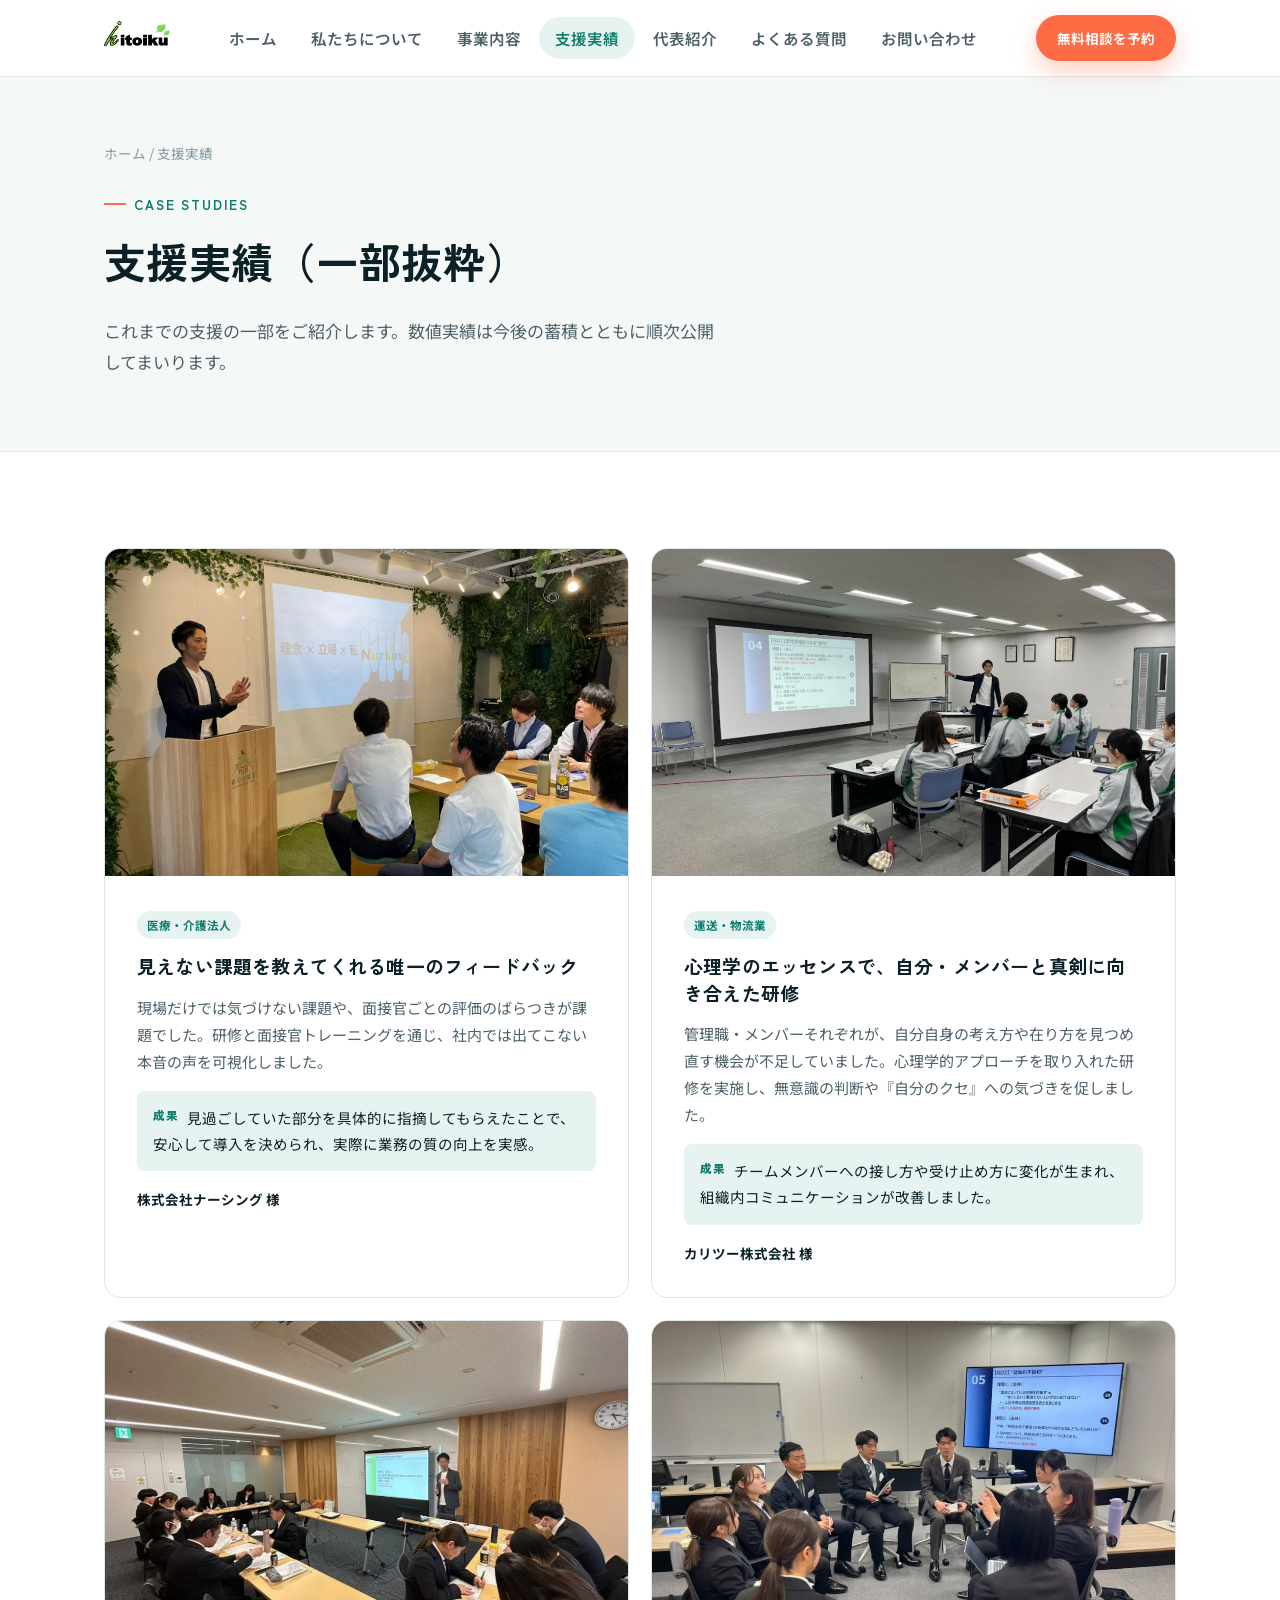
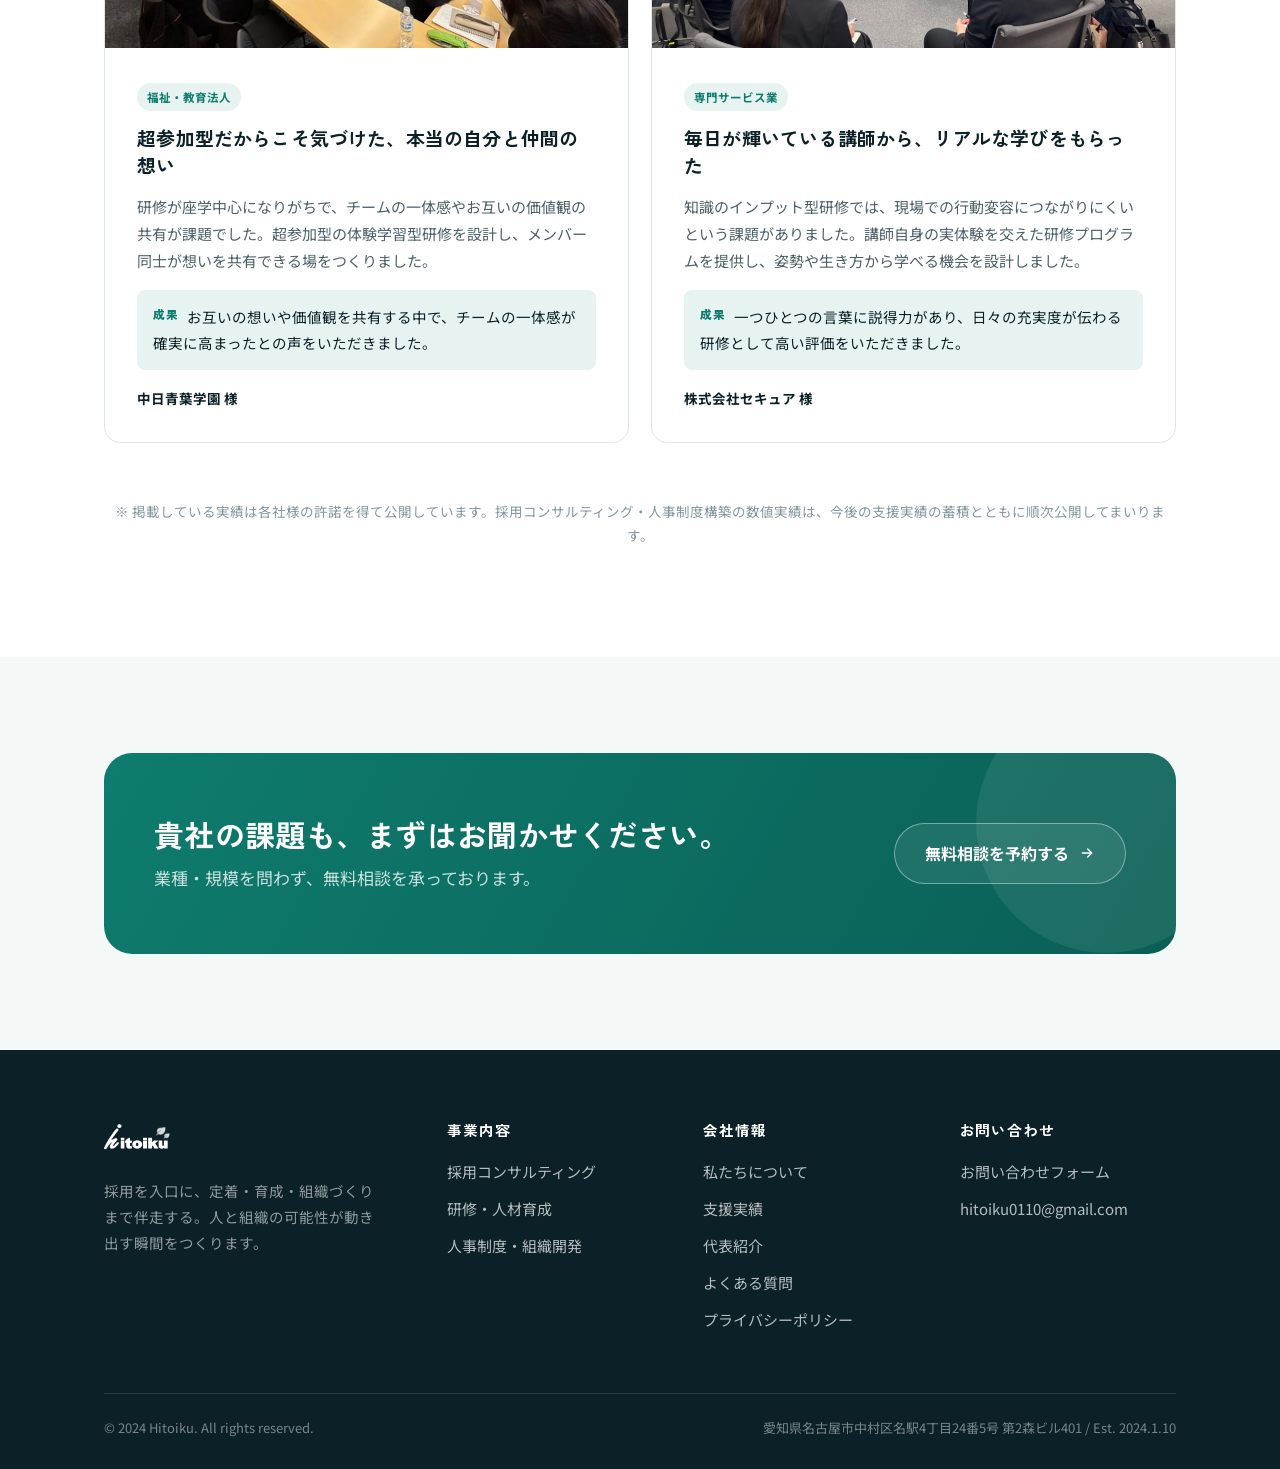
<file: works.html>
<!doctype html>
<html lang="ja">
<head>
<meta charset="UTF-8">
<meta name="viewport" content="width=device-width, initial-scale=1.0">
<title>支援実績（一部抜粋） | ヒトイク</title>
<meta name="description" content="ヒトイクの支援実績を一部抜粋してご紹介。企業の人事課題解決の実例をご覧いただけます。">
<link rel="icon" href="data:image/svg+xml,<svg xmlns=%22http://www.w3.org/2000/svg%22 viewBox=%220 0 32 32%22><rect width=%2232%22 height=%2232%22 rx=%229%22 fill=%22%230E7C6E%22/><path d=%22M9 17l5 5 9-11%22 stroke=%22white%22 stroke-width=%223%22 fill=%22none%22 stroke-linecap=%22round%22 stroke-linejoin=%22round%22/></svg>">
<link rel="preconnect" href="https://fonts.googleapis.com">
<link rel="preconnect" href="https://fonts.gstatic.com" crossorigin>
<link href="https://fonts.googleapis.com/css2?family=Zen+Kaku+Gothic+New:wght@500;700;900&family=Noto+Sans+JP:wght@400;500;700&display=swap" rel="stylesheet">
<link rel="stylesheet" href="css/styles.css">
<noscript><style>
.reveal{opacity:1 !important; transform:none !important;}
.story-visual{display:none;}
.story-scroll{height:auto !important; padding:60px 0;}
.story-panels{position:static !important;}
.story-panel{height:auto !important; position:static !important; padding:26px 8vw !important; justify-content:flex-start !important; text-align:left !important;}
.story-panel-inner{opacity:1 !important; transform:none !important; max-width:640px !important;}
.story-tags{justify-content:flex-start !important;}
.story-skip{display:none;}
</style></noscript>
</head>
<body>
<header class="site-header">
  <div class="header-inner">
    <a href="index.html" class="logo"><img src="images/logo.png" alt="ヒトイク" class="logo-img" onerror="this.style.display='none';this.nextElementSibling.style.display='flex';" loading="eager"><span class="logo-fallback" style="display:none;"><span class="mark"></span><span>ヒトイク<small>UPDATE HUMAN</small></span></span></a>
    <nav class="main-nav">
      <ul>
        <li><a class="nav-link" href="index.html">ホーム</a></li>
        <li><a class="nav-link" href="about.html">私たちについて</a></li>
        <li class="has-dropdown">
          <a class="nav-link" href="recruiting.html">事業内容</a>
          <ul class="dropdown">
            <li><a href="recruiting.html">採用コンサルティング<span>採用の仕組みをつくる</span></a></li>
            <li><a href="training.html">研修・人材育成<span>行動が変わる研修</span></a></li>
            <li><a href="hr-system.html">人事制度・組織開発<span>定着と成長を支える制度</span></a></li>
          </ul>
        </li>
        <li><a class="nav-link active" href="works.html">支援実績</a></li>
        <li><a class="nav-link" href="message.html">代表紹介</a></li>
        <li><a class="nav-link" href="faq.html">よくある質問</a></li>
        <li><a class="nav-link" href="contact.html">お問い合わせ</a></li>
      </ul>
    </nav>
    <div class="header-cta">
      <a href="contact.html" class="btn btn-primary btn-sm">無料相談を予約</a>
      <button class="nav-toggle" aria-label="メニュー"><span></span></button>
    </div>
  </div>
</header>

<section class="page-hero">
  <div class="container">
    <div class="breadcrumb"><a href="index.html">ホーム</a> / 支援実績</div>
    <span class="eyebrow">Case Studies</span>
    <h1>支援実績（一部抜粋）</h1>
    <p class="lead">これまでの支援の一部をご紹介します。数値実績は今後の蓄積とともに順次公開してまいります。</p>
  </div>
</section>

<section>
  <div class="container">
    <div class="case-grid">
      
    <div class="case-card reveal">
      <img class="case-photo" src="images/case-nursing.jpg" alt="株式会社ナーシング様 研修風景" loading="lazy">
      <div class="case-body" style="padding:32px;">
        <span class="badge">医療・介護法人</span>
        <h3 style="font-size:19px;">見えない課題を教えてくれる唯一のフィードバック</h3>
        <p style="margin-top:14px;">現場だけでは気づけない課題や、面接官ごとの評価のばらつきが課題でした。研修と面接官トレーニングを通じ、社内では出てこない本音の声を可視化しました。</p>
        <div class="result-line"><span class="result-label">成果</span>見過ごしていた部分を具体的に指摘してもらえたことで、安心して導入を決められ、実際に業務の質の向上を実感。</div>
        <div class="org">株式会社ナーシング 様</div>
      </div>
    </div>
    
      
    <div class="case-card reveal">
      <img class="case-photo" src="images/case-karitsu.jpg" alt="カリツー株式会社様 研修風景" loading="lazy">
      <div class="case-body" style="padding:32px;">
        <span class="badge">運送・物流業</span>
        <h3 style="font-size:19px;">心理学のエッセンスで、自分・メンバーと真剣に向き合えた研修</h3>
        <p style="margin-top:14px;">管理職・メンバーそれぞれが、自分自身の考え方や在り方を見つめ直す機会が不足していました。心理学的アプローチを取り入れた研修を実施し、無意識の判断や『自分のクセ』への気づきを促しました。</p>
        <div class="result-line"><span class="result-label">成果</span>チームメンバーへの接し方や受け止め方に変化が生まれ、組織内コミュニケーションが改善しました。</div>
        <div class="org">カリツー株式会社 様</div>
      </div>
    </div>
    
      
    <div class="case-card reveal">
      <img class="case-photo" src="images/case-aoba.jpg" alt="中日青葉学園様 研修風景" loading="lazy">
      <div class="case-body" style="padding:32px;">
        <span class="badge">福祉・教育法人</span>
        <h3 style="font-size:19px;">超参加型だからこそ気づけた、本当の自分と仲間の想い</h3>
        <p style="margin-top:14px;">研修が座学中心になりがちで、チームの一体感やお互いの価値観の共有が課題でした。超参加型の体験学習型研修を設計し、メンバー同士が想いを共有できる場をつくりました。</p>
        <div class="result-line"><span class="result-label">成果</span>お互いの想いや価値観を共有する中で、チームの一体感が確実に高まったとの声をいただきました。</div>
        <div class="org">中日青葉学園 様</div>
      </div>
    </div>
    
      
    <div class="case-card reveal">
      <img class="case-photo" src="images/case-secure.jpg" alt="株式会社セキュア様 研修風景" loading="lazy">
      <div class="case-body" style="padding:32px;">
        <span class="badge">専門サービス業</span>
        <h3 style="font-size:19px;">毎日が輝いている講師から、リアルな学びをもらった</h3>
        <p style="margin-top:14px;">知識のインプット型研修では、現場での行動変容につながりにくいという課題がありました。講師自身の実体験を交えた研修プログラムを提供し、姿勢や生き方から学べる機会を設計しました。</p>
        <div class="result-line"><span class="result-label">成果</span>一つひとつの言葉に説得力があり、日々の充実度が伝わる研修として高い評価をいただきました。</div>
        <div class="org">株式会社セキュア 様</div>
      </div>
    </div>
    
    </div>
    <p class="price-note text-center mt-lg">※ 掲載している実績は各社様の許諾を得て公開しています。採用コンサルティング・人事制度構築の数値実績は、今後の支援実績の蓄積とともに順次公開してまいります。</p>
  </div>
</section>

<section class="pain-band">
  <div class="container">
    <div class="cta-band reveal" style="background:linear-gradient(120deg, var(--brand) 0%, #0A5F55 100%);">
      <div>
        <h2>貴社の課題も、まずはお聞かせください。</h2>
        <p>業種・規模を問わず、無料相談を承っております。</p>
      </div>
      <div class="actions">
        <a href="contact.html" class="btn btn-ghost-light">無料相談を予約する <svg viewBox="0 0 24 24" fill="none" stroke="currentColor" stroke-width="2" stroke-linecap="round" stroke-linejoin="round"><path d="M5 12h14M13 6l6 6-6 6"/></svg></a>
      </div>
    </div>
  </div>
</section>
<footer class="site-footer">
  <div class="container">
    <div class="footer-grid">
      <div class="footer-brand">
        <a href="index.html" class="logo"><img src="images/logo.png" alt="ヒトイク" class="logo-img" onerror="this.style.display='none';this.nextElementSibling.style.display='flex';" loading="lazy"><span class="logo-fallback" style="display:none;"><span class="mark"></span><span>ヒトイク</span></span></a>
        <p>採用を入口に、定着・育成・組織づくりまで伴走する。人と組織の可能性が動き出す瞬間をつくります。</p>
      </div>
      <div>
        <h4>事業内容</h4>
        <ul>
          <li><a href="recruiting.html">採用コンサルティング</a></li>
          <li><a href="training.html">研修・人材育成</a></li>
          <li><a href="hr-system.html">人事制度・組織開発</a></li>
        </ul>
      </div>
      <div>
        <h4>会社情報</h4>
        <ul>
          <li><a href="about.html">私たちについて</a></li>
          <li><a href="works.html">支援実績</a></li>
          <li><a href="message.html">代表紹介</a></li>
          <li><a href="faq.html">よくある質問</a></li>
          <li><a href="privacy.html">プライバシーポリシー</a></li>
        </ul>
      </div>
      <div>
        <h4>お問い合わせ</h4>
        <ul>
          <li><a href="contact.html">お問い合わせフォーム</a></li>
          <li><a href="mailto:hitoiku0110@gmail.com">hitoiku0110@gmail.com</a></li>
        </ul>
      </div>
    </div>
    <div class="footer-bottom">
      <span>&copy; 2024 Hitoiku. All rights reserved.</span>
      <span>愛知県名古屋市中村区名駅4丁目24番5号 第2森ビル401 / Est. 2024.1.10</span>
    </div>
  </div>
</footer>
<script src="js/main.js"></script>
</body>
</html>
</file>
<file: css/styles.css>
/* ============================================================
   ヒトイク HP — Design tokens
   採用を入口に、定着・育成・組織づくりまで伴走する
   ============================================================ */
:root{
  --ink:        #0B2027;
  --ink-soft:   #4C6068;
  --ink-faint:  #8296A0;
  --bg:         #FFFFFF;
  --bg-soft:    #F4F8F7;
  --bg-deep:    #0B2027;
  --line:       #DEE8E6;

  --brand:      #0E7C6E;   /* deep teal */
  --brand-light:#12A594;
  --brand-pale: #E6F3F1;

  --accent:     #FF6B45;   /* coral — momentum / CTA */
  --accent-pale:#FFEFE9;

  --gold:       #C99A3F;   /* small credential accent */

  --radius-s: 8px;
  --radius-m: 16px;
  --radius-l: 28px;

  --shadow-s: 0 2px 10px rgba(11,32,39,0.06);
  --shadow-m: 0 12px 32px rgba(11,32,39,0.10);
  --shadow-l: 0 24px 60px rgba(11,32,39,0.14);

  --maxw: 1120px;

  --ff-head: "Zen Kaku Gothic New", "Noto Sans JP", sans-serif;
  --ff-body: "Noto Sans JP", "Zen Kaku Gothic New", sans-serif;
  --ff-en:   "Zen Kaku Gothic New", sans-serif;
}

*,*::before,*::after{ box-sizing:border-box; }
html{ scroll-behavior:smooth; }
body{
  margin:0;
  font-family: var(--ff-body);
  color: var(--ink);
  background: var(--bg);
  line-height: 1.8;
  -webkit-font-smoothing: antialiased;
  font-size: 17px;
}
h1,h2,h3,h4{
  font-family: var(--ff-head);
  color: var(--ink);
  line-height: 1.4;
  margin: 0 0 .6em;
  font-weight: 700;
  letter-spacing: .01em;
}
p{ margin:0 0 1em; color: var(--ink-soft); font-size:17px; }
a{ color: inherit; text-decoration:none; }
img{ max-width:100%; display:block; }
ul{ margin:0; padding:0; list-style:none; }
button{ font-family:inherit; }

.container{ max-width: var(--maxw); margin:0 auto; padding:0 24px; }
section{ padding: 96px 0; }
@media (max-width: 720px){
  section{ padding: 64px 0; }
  .container{ padding: 0 20px; }
}

.eyebrow{
  display:inline-flex; align-items:center; gap:8px;
  font-family: var(--ff-en);
  font-size: 13.5px; font-weight:700; letter-spacing:.14em;
  text-transform:uppercase;
  color: var(--brand);
  margin-bottom: 16px;
}
.eyebrow::before{
  content:""; width:22px; height:2px; background: var(--accent); display:inline-block;
}

.section-head{ max-width: 640px; margin-bottom: 56px; }
.section-head h2{ font-size: clamp(28px,3.6vw,40px); }
.section-head p{ font-size: 17.5px; }
.section-head.center{ margin-left:auto; margin-right:auto; text-align:center; }
.section-head.center .eyebrow::before{ display:none; }

/* ---------- Buttons ---------- */
.btn{
  display:inline-flex; align-items:center; justify-content:center; gap:10px;
  padding: 15px 30px;
  border-radius: 999px;
  font-weight:700; font-size:16px;
  border: 1px solid transparent;
  cursor:pointer;
  transition: transform .18s ease, box-shadow .18s ease, background .18s ease, color .18s ease;
  white-space: nowrap;
}
.btn-primary{ background: var(--accent); color:#fff; box-shadow: 0 10px 24px rgba(255,107,69,.32); }
.btn-primary:hover{ transform: translateY(-2px); box-shadow: 0 14px 30px rgba(255,107,69,.4); }
.btn-outline{ background:transparent; color: var(--ink); border-color: var(--line); }
.btn-outline:hover{ border-color: var(--brand); color: var(--brand); }
.btn-ghost-light{ background: rgba(255,255,255,.08); color:#fff; border-color: rgba(255,255,255,.4); }
.btn-ghost-light:hover{ background:#fff; color: var(--ink); }
.btn-sm{ padding: 10px 20px; font-size: 13.5px; }
.btn svg{ width:16px; height:16px; flex-shrink:0; }

/* Safety net: any bare icon() svg not otherwise sized (e.g. inside text links)
   gets a sane default instead of rendering at native/huge size. */
a svg, p svg, span svg, .more svg{ width:15px; height:15px; flex-shrink:0; vertical-align:-2px; }

/* ============================================================
   Header
   ============================================================ */
.site-header{
  position: sticky; top:0; z-index: 200;
  background: rgba(255,255,255,.88);
  backdrop-filter: blur(10px);
  border-bottom: 1px solid var(--line);
}
.header-inner{
  max-width: var(--maxw); margin:0 auto; padding: 0 24px;
  height: 76px; display:flex; align-items:center; justify-content:space-between;
}
.logo{ display:flex; align-items:center; gap:10px; font-family: var(--ff-en); font-weight:800; font-size:20px; color: var(--ink); }
.logo-fallback{ display:flex; align-items:center; gap:10px; }
.logo .logo-img{ height:42px; width:auto; display:block; flex-shrink:0; }
.footer-brand .logo .logo-img{ filter: brightness(0) invert(1); } /* solid-white version for the dark footer */
.logo .mark{
  width:34px; height:34px; border-radius:10px;
  background: linear-gradient(135deg, var(--brand) 0%, var(--brand-light) 100%);
  position:relative; flex-shrink:0;
}
.logo .mark::after{
  content:""; position:absolute; left:9px; top:9px; width:16px; height:16px;
  border-radius: 4px 4px 4px 0;
  background: #fff; opacity:.92; transform: rotate(45deg) scale(.7);
}
.logo small{ display:block; font-family: var(--ff-body); font-weight:500; font-size:10px; letter-spacing:.12em; color: var(--ink-faint); }

.main-nav{ display:flex; align-items:center; gap:6px; }
.main-nav > ul{ display:flex; align-items:center; gap:2px; }
.main-nav a.nav-link{
  padding: 10px 16px; border-radius: 999px; font-weight:600; font-size:15.5px; color: var(--ink-soft);
  transition: background .16s ease, color .16s ease;
}
.main-nav a.nav-link:hover, .main-nav a.nav-link.active{ background: var(--brand-pale); color: var(--brand); }

.has-dropdown{ position:relative; }
.dropdown{
  position:absolute; top: calc(100% + 10px); left:50%; transform: translateX(-50%);
  background:#fff; border:1px solid var(--line); border-radius: var(--radius-m);
  box-shadow: var(--shadow-m); padding:10px; min-width: 260px;
  opacity:0; visibility:hidden; translate: 0 6px;
  transition: opacity .16s ease, translate .16s ease, visibility .16s ease;
}
.has-dropdown:hover .dropdown{ opacity:1; visibility:visible; translate:0 0; }
.dropdown li a{
  display:flex; flex-direction:column; gap:2px; padding:11px 14px; border-radius: var(--radius-s);
  color: var(--ink); font-weight:700; font-size:15px;
}
.dropdown li a span{ font-weight:500; font-size:12.5px; color: var(--ink-faint); }
.dropdown li a:hover{ background: var(--bg-soft); }

.header-cta{ display:flex; align-items:center; gap:10px; }
.nav-toggle{
  display:none; width:44px; height:44px; border-radius:10px; border:1px solid var(--line);
  background:#fff; align-items:center; justify-content:center; cursor:pointer;
}
.nav-toggle span, .nav-toggle span::before, .nav-toggle span::after{
  content:""; display:block; width:20px; height:2px; background: var(--ink); position:relative; transition: all .2s ease;
}
.nav-toggle span::before{ position:absolute; top:-6px; }
.nav-toggle span::after{ position:absolute; top:6px; }
.nav-toggle.open span{ background:transparent; }
.nav-toggle.open span::before{ top:0; transform:rotate(45deg); }
.nav-toggle.open span::after{ top:0; transform:rotate(-45deg); }

@media (max-width: 980px){
  .main-nav{
    position:fixed; inset: 76px 0 0 0; background:#fff; flex-direction:column; align-items:stretch;
    padding: 20px; overflow-y:auto; transform: translateX(100%); transition: transform .26s ease;
  }
  .main-nav.open{ transform: translateX(0); }
  .main-nav > ul{ flex-direction:column; align-items:stretch; gap:2px; }
  .main-nav a.nav-link{ padding:16px 14px; border-bottom:1px solid var(--line); border-radius:0; }
  .dropdown{
    position:static; transform:none; opacity:1; visibility:visible; box-shadow:none; border:none;
    display:none; padding: 0 0 8px 14px; min-width:0;
  }
  .has-dropdown.open .dropdown{ display:block; }
  .header-cta .btn-outline{ display:none; }
  .nav-toggle{ display:flex; }
}

/* ============================================================
   Hero
   ============================================================ */
.hero{
  position:relative; overflow:hidden;
  background: linear-gradient(180deg, var(--bg-deep) 0%, #123A3B 100%);
  color:#fff; padding: 120px 0 100px;
}
.hero::before{
  content:""; position:absolute; inset:0;
  background:
    radial-gradient(560px 420px at 82% 8%, rgba(18,165,148,.35), transparent 60%),
    radial-gradient(480px 380px at 8% 90%, rgba(255,107,69,.22), transparent 60%);
  pointer-events:none;
}
.hero-grid{ position:relative; display:grid; grid-template-columns: 1.1fr .9fr; gap:56px; align-items:center; }
.hero .eyebrow{ color: #7FD9C8; }
.hero .eyebrow::before{ background: var(--accent); }
.hero h1{
  color:#fff; font-size: clamp(30px, 4.4vw, 50px); letter-spacing:.01em; margin-bottom:.5em;
}
.hero h1 .hl{ color: var(--accent); }
.hero p.lead{ color: rgba(255,255,255,.78); font-size:17px; max-width: 520px; }
.hero-actions{ display:flex; gap:14px; margin-top:34px; flex-wrap:wrap; }
.hero-stats{ display:flex; gap:36px; margin-top:52px; flex-wrap:wrap; }
.hero-stats div{ display:flex; flex-direction:column; gap:4px; }
.hero-stats div b{ display:block; font-family:var(--ff-en); font-size:30px; color:#fff; line-height:1; }
.hero-stats div span{ display:block; font-size:13px; color: rgba(255,255,255,.6); }

.hero-visual{ position:relative; }
.hero-card{
  background: rgba(255,255,255,.06); border:1px solid rgba(255,255,255,.14);
  border-radius: var(--radius-l); padding: 30px; backdrop-filter: blur(6px);
}
.flow-svg{ width:100%; height:auto; }
.flow-svg .flow-line{ stroke-dasharray: 900; stroke-dashoffset: 900; animation: draw 1.8s ease forwards .3s; }
.flow-svg .dot{ opacity:0; animation: pop .5s ease forwards; }
.flow-svg .dot:nth-of-type(1){ animation-delay: .5s; }
.flow-svg .dot:nth-of-type(2){ animation-delay: 1s; }
.flow-svg .dot:nth-of-type(3){ animation-delay: 1.4s; }
.flow-svg .dot:nth-of-type(4){ animation-delay: 1.8s; }
@keyframes draw{ to{ stroke-dashoffset:0; } }
@keyframes pop{ from{ opacity:0; transform: scale(.4); } to{ opacity:1; transform:scale(1); } }
@media (prefers-reduced-motion: reduce){
  .flow-svg .flow-line{ animation:none; stroke-dashoffset:0; }
  .flow-svg .dot{ animation:none; opacity:1; }
}

@media (max-width: 900px){
  .hero-grid{ grid-template-columns: 1fr; }
  .hero{ padding: 84px 0 60px; text-align:left; }
}

/* ============================================================
   Pain points / empathy
   ============================================================ */
.pain-band{ background: var(--bg-soft); }
.pain-grid{ display:grid; grid-template-columns: repeat(4,1fr); gap:20px; }
.pain-card{
  background:#fff; border:1px solid var(--line); border-radius: var(--radius-m); padding: 28px 24px;
}
.pain-card .q{ font-family: var(--ff-en); font-size:26px; color: var(--accent); font-weight:800; margin-bottom:14px; }
.pain-card p{ margin:0; font-size:15.5px; color: var(--ink-soft); }
@media (max-width: 900px){ .pain-grid{ grid-template-columns: repeat(2,1fr); } }
@media (max-width: 560px){ .pain-grid{ grid-template-columns: 1fr; } }

/* ============================================================
   Service flow diagram
   ============================================================ */
.flowchart{ display:grid; grid-template-columns: repeat(4,1fr); gap:0; align-items:stretch; margin-top:20px; }
.flow-step{
  background:#fff; border:1px solid var(--line); border-radius: var(--radius-m); padding: 26px 22px;
  position:relative;
}
.flow-step .num{ font-family: var(--ff-en); font-size:12.5px; font-weight:800; color: var(--brand); letter-spacing:.1em; }
.flow-step h4{ margin: 10px 0 8px; font-size:17px; }
.flow-step p{ font-size:14.5px; margin:0; }
.flow-arrow{ display:flex; align-items:center; justify-content:center; color: var(--brand-light); }
.flow-arrow svg{ width:22px; height:22px; }
@media (max-width: 900px){
  .flowchart{ grid-template-columns: 1fr; gap:14px; }
  .flow-arrow{ transform:rotate(90deg); height:20px; }
}

/* ============================================================
   Cards / services grid
   ============================================================ */
.service-grid{ display:grid; grid-template-columns: repeat(3,1fr); gap:24px; }
.service-card{
  background:#fff; border:1px solid var(--line); border-radius: var(--radius-l);
  overflow:hidden; transition: box-shadow .2s ease, transform .2s ease, border-color .2s ease;
  display:flex; flex-direction:column; height:100%;
}
.service-card:hover{ box-shadow: var(--shadow-m); transform: translateY(-4px); border-color: transparent; }
.service-card .service-card-photo{ position:relative; }
.service-card .service-card-photo img{ width:100%; aspect-ratio:16/10; object-fit:cover; display:block; }
.service-card .service-card-photo .icon{
  width:56px; height:56px; border-radius: 16px; background:#fff;
  display:flex; align-items:center; justify-content:center; color: var(--brand);
  position:absolute; left:20px; bottom:-24px; box-shadow: var(--shadow-s);
}
/* Simple list-style service cards (icon + h3 + p, no photo) -- icon sits
   in normal flow at the top of the card instead of floating. */
.service-card > .icon{
  width:56px; height:56px; border-radius: 16px; background: var(--brand-pale);
  display:flex; align-items:center; justify-content:center; color: var(--brand);
  margin: 28px 28px 0;
}
.service-card > h3{ margin: 18px 28px 12px; font-size:22px; }
.service-card > p{ margin: 0 28px 28px; font-size:15.5px; flex-grow:1; }
.service-card .icon svg{ width:28px; height:28px; }
.service-card .service-card-body{ padding: 34px 28px; display:flex; flex-direction:column; flex-grow:1; }
.service-card .service-card-photo + .service-card-body{ padding-top:44px; }
.service-card .tag{ font-family:var(--ff-en); font-size:12.5px; letter-spacing:.1em; color: var(--ink-faint); font-weight:700; margin-bottom:6px; }
.service-card h3{ font-size:23px; margin-bottom:12px; }
.service-card p{ font-size:15.5px; flex-grow:1; }
.service-card ul{ margin-top:16px; display:flex; flex-direction:column; gap:8px; }
.service-card ul li{ font-size:14.5px; color: var(--ink-soft); padding-left:20px; position:relative; }
.service-card ul li::before{ content:""; position:absolute; left:0; top:8px; width:8px; height:2px; background: var(--accent); }
.service-card .more{ margin-top:22px; font-weight:700; font-size:14.5px; color: var(--brand); display:inline-flex; align-items:center; gap:6px; }
@media (max-width: 900px){ .service-grid{ grid-template-columns: 1fr; } }

/* ============================================================
   Reasons (why chosen)
   ============================================================ */
.reasons{ background: var(--bg-deep); color:#fff; }
.reasons .section-head h2, .reasons .section-head p{ color:#fff; }
.reasons .section-head p{ color: rgba(255,255,255,.68); }
.reason-list{ display:grid; grid-template-columns: repeat(3,1fr); gap:24px; }
.reason-item{ border:1px solid rgba(255,255,255,.14); border-radius: var(--radius-m); padding:30px 26px; background: rgba(255,255,255,.04); }
.reason-item .num{ font-family: var(--ff-en); font-size:34px; font-weight:800; color: var(--brand-light); }
.reason-item h3{ color:#fff; font-size:19px; margin: 14px 0 10px; }
.reason-item p{ color: rgba(255,255,255,.68); font-size:15.5px; margin:0; }
@media (max-width: 900px){ .reason-list{ grid-template-columns: 1fr; } }

/* ============================================================
   Stats / results
   ============================================================ */
.stat-strip{ display:grid; grid-template-columns: repeat(3,1fr); gap:24px; text-align:center; }
.stat-strip .stat b{ display:block; font-family: var(--ff-en); font-size: 44px; color: var(--brand); }
.stat-strip .stat span{ display:block; font-size:14.5px; color: var(--ink-soft); }
@media (max-width: 700px){ .stat-strip{ grid-template-columns: 1fr; gap:16px; } }

/* Designed stat showcase: ring-chart style, replaces plain stat-strip numbers */
.stat-showcase{ display:grid; grid-template-columns: repeat(3,1fr); gap:32px; text-align:center; }
.stat-showcase-item{ display:flex; flex-direction:column; align-items:center; }
.stat-ring-wrap{ position:relative; width:120px; height:120px; margin-bottom:18px; }
.stat-ring{ width:120px; height:120px; transform:rotate(-90deg); position:absolute; inset:0; }
.stat-ring-track{ fill:none; stroke: var(--brand-pale); stroke-width:9; }
.stat-ring-bar{
  fill:none; stroke: var(--brand); stroke-width:9; stroke-linecap:round;
  stroke-dasharray: 326.7; stroke-dashoffset: calc(326.7 - (326.7 * var(--pct)) / 100);
  transition: stroke-dashoffset 1.2s ease;
}
.stat-showcase-num{
  position:absolute; inset:0; display:flex; align-items:center; justify-content:center;
  font-family: var(--ff-en); font-size:26px; font-weight:800; color: var(--brand);
}
.stat-showcase-num span{ font-size:16px; margin-left:1px; }
.stat-showcase-label{ font-size:14.5px; color: var(--ink-soft); font-weight:600; }
@media (max-width: 700px){ .stat-showcase{ grid-template-columns: 1fr; gap:36px; } }

/* ============================================================
   Testimonials / case cards
   ============================================================ */
.case-grid{ display:grid; grid-template-columns: repeat(2,1fr); gap:22px; }
.case-card{ background:#fff; border:1px solid var(--line); border-radius: var(--radius-m); overflow:hidden; }
.case-card .case-photo{ width:100%; aspect-ratio:16/10; object-fit:cover; display:block; }
.case-card .case-body{ padding:24px 28px 28px; }
.case-card .badge{ display:inline-block; font-size:11.5px; font-weight:700; color: var(--brand); background: var(--brand-pale); padding:4px 10px; border-radius:999px; margin-bottom:14px; }
.case-card h3{ font-size:17px; margin-bottom:10px; }
.case-card p{ font-size:15px; margin-bottom:0; }
.case-card .org{ margin-top:16px; font-size:13.5px; font-weight:700; color: var(--ink); }
.result-line{
  margin-top:16px; padding:14px 16px; background: var(--brand-pale); border-radius: var(--radius-s);
  font-size:14.5px; color: var(--ink);
}
.result-line .result-label{
  display:inline-block; font-family: var(--ff-en); font-size:11.5px; font-weight:800;
  letter-spacing:.08em; color: var(--brand); margin-right:8px; vertical-align:top;
}
@media (max-width: 800px){ .case-grid{ grid-template-columns:1fr; } }

/* ============================================================
   CTA band
   ============================================================ */
.cta-band{
  background: linear-gradient(120deg, var(--brand) 0%, #0A5F55 100%);
  color:#fff; border-radius: var(--radius-l); padding: 60px 50px;
  display:flex; align-items:center; justify-content:space-between; gap:30px; flex-wrap:wrap;
  position:relative; overflow:hidden;
}
.cta-band::after{
  content:""; position:absolute; right:-60px; top:-60px; width:260px; height:260px; border-radius:50%;
  background: rgba(255,255,255,.08);
}
.cta-band h2{ color:#fff; font-size: clamp(22px,2.6vw,30px); margin-bottom:8px; }
.cta-band p{ color: rgba(255,255,255,.78); margin:0; }
.cta-band .actions{ display:flex; gap:12px; flex-wrap:wrap; position:relative; z-index:1; }
@media (max-width: 720px){ .cta-band{ padding:40px 26px; text-align:left; } }

/* ============================================================
   Footer
   ============================================================ */
.site-footer{ background: var(--bg-deep); color: rgba(255,255,255,.7); padding: 70px 0 30px; }
.footer-grid{ display:grid; grid-template-columns: 1.4fr 1fr 1fr 1fr; gap:40px; }
.footer-grid h4{ color:#fff; font-size:14.5px; letter-spacing:.06em; margin-bottom:18px; }
.footer-grid li{ margin-bottom:10px; font-size:15px; }
.footer-grid a:hover{ color:#fff; }
.footer-brand .logo{ color:#fff; margin-bottom:16px; }
.footer-brand p{ color: rgba(255,255,255,.55); font-size:14.5px; max-width:280px; }
.footer-bottom{
  border-top: 1px solid rgba(255,255,255,.12); margin-top:50px; padding-top:22px;
  display:flex; justify-content:space-between; align-items:center; flex-wrap:wrap; gap:12px;
  font-size:13px; color: rgba(255,255,255,.45);
}
@media (max-width: 800px){ .footer-grid{ grid-template-columns: 1fr 1fr; } }
@media (max-width: 480px){ .footer-grid{ grid-template-columns: 1fr; } }

/* ============================================================
   Generic page header (inner pages)
   ============================================================ */
.page-hero{
  background: var(--bg-soft); padding: 64px 0 56px; border-bottom:1px solid var(--line);
}
.breadcrumb{ font-size:13.5px; color: var(--ink-faint); margin-bottom:18px; }
.breadcrumb a:hover{ color: var(--brand); }
.page-hero h1{ font-size: clamp(28px,4vw,42px); max-width: 720px; }
.page-hero p.lead{ font-size:17px; max-width: 620px; color: var(--ink-soft); }

.service-hero-image{ padding: 40px 0 0; }
.service-hero-image img{
  width:100%; height:auto; display:block; border-radius: var(--radius-l);
  box-shadow: var(--shadow-m);
}

/* Flowing sub-nav between the 3 businesses, shown on each service page */
.service-subnav{ background: var(--bg-soft); border-bottom:1px solid var(--line); }
.service-subnav-inner{ display:flex; gap:8px; padding:14px 0; flex-wrap:wrap; }
.subnav-item{
  display:inline-flex; align-items:center; gap:8px; padding:9px 18px;
  border-radius:999px; font-size:14.5px; font-weight:700; color: var(--ink-soft);
  background:#fff; border:1px solid var(--line); transition: all .2s ease;
}
.subnav-item:hover{ border-color: var(--brand); color: var(--brand); }
.subnav-item.active{ background: var(--brand); border-color: var(--brand); color:#fff; }
.subnav-num{ font-family: var(--ff-en); font-size:12px; opacity:.7; }
@media (max-width: 720px){ .service-subnav-inner{ padding:12px 0; } .subnav-item{ padding:8px 14px; font-size:13.5px; } }

/* Numbered process (STEP) */
.step-list{ display:grid; grid-template-columns: repeat(4,1fr); gap:20px; }
.step-item{ position:relative; padding: 28px 22px; border:1px solid var(--line); border-radius: var(--radius-m); background:#fff; }
.step-item .step-tag{ font-family: var(--ff-en); font-size:11.5px; font-weight:800; color:#fff; background: var(--accent); padding:4px 10px; border-radius:999px; }
.step-item h4{ margin:16px 0 8px; font-size:17px; }
.step-item p{ font-size:14.5px; margin:0; }
@media (max-width: 900px){ .step-list{ grid-template-columns: 1fr 1fr; } }
@media (max-width: 560px){ .step-list{ grid-template-columns: 1fr; } }

/* Two column feature rows */
.feature-row{ display:grid; grid-template-columns: repeat(2,1fr); gap:20px; }
.feature-box{ border:1px solid var(--line); border-radius: var(--radius-m); padding:26px 24px; background:#fff; }
.feature-box h4{ font-size:17px; margin-bottom:8px; display:flex; align-items:center; gap:10px; }
.feature-box h4 .ico{ width:34px; height:34px; border-radius:10px; background: var(--brand-pale); color:var(--brand); display:flex; align-items:center; justify-content:center; flex-shrink:0; }
.feature-box h4 .ico svg{ width:18px; height:18px; }
.feature-box p{ font-size:15px; margin:0; }
@media (max-width: 720px){ .feature-row{ grid-template-columns: 1fr; } }

/* Pricing */
.price-table{ width:100%; border-collapse:collapse; background:#fff; border:1px solid var(--line); border-radius: var(--radius-m); overflow:hidden; }
.price-table th, .price-table td{ padding:18px 20px; border-bottom:1px solid var(--line); text-align:left; font-size:15.5px; }
.price-table th{ background: var(--bg-soft); font-family: var(--ff-en); font-size:13.5px; letter-spacing:.05em; color: var(--ink-soft); }
.price-table tr:last-child td{ border-bottom:none; }
.price-table td.price{ font-family: var(--ff-en); font-weight:800; color: var(--brand); white-space:nowrap; }
.table-wrap{ overflow-x:auto; }
.price-note{ font-size:13.5px; color: var(--ink-faint); margin-top:14px; }

/* Profile */
.profile-hero{ display:grid; grid-template-columns: 260px 1fr; gap:44px; align-items:start; }
.profile-photo{
  width:100%; aspect-ratio: 1; border-radius: var(--radius-l);
  background: linear-gradient(160deg, var(--brand) 0%, var(--bg-deep) 100%);
  display:flex; align-items:center; justify-content:center; color:#fff;
  font-family:var(--ff-en); font-weight:800; font-size:52px;
  overflow:hidden;
}
.profile-photo img{ width:100%; height:100%; object-fit:cover; display:block; border-radius:inherit; }
.credential-pills{ display:flex; flex-wrap:wrap; gap:8px; margin-top:20px; }
.pill{ font-size:13px; font-weight:700; padding:7px 14px; border-radius:999px; background: var(--brand-pale); color: var(--brand); }
.pill.gold{ background: #FBF1DE; color: var(--gold); }
@media (max-width: 780px){ .profile-hero{ grid-template-columns: 1fr; } .profile-photo{ max-width:200px; } }

.quote-block{ border-left:3px solid var(--accent); padding-left:22px; margin: 26px 0; }
.quote-block p{ font-size:17px; color: var(--ink); font-style:normal; }

.timeline{ position:relative; padding-left: 26px; border-left: 2px solid var(--line); display:flex; flex-direction:column; gap:26px; }
.timeline-item{ position:relative; }
.timeline-item::before{ content:""; position:absolute; left:-32px; top:4px; width:12px; height:12px; border-radius:50%; background: var(--accent); border:3px solid #fff; box-shadow: 0 0 0 2px var(--accent); }
.timeline-item .yr{ font-family: var(--ff-en); font-weight:800; color: var(--brand); font-size:15px; }
.timeline-item p{ margin: 4px 0 0; font-size:15.5px; }

/* FAQ accordion */
.faq-list{ display:flex; flex-direction:column; gap:14px; }
.faq-item{ border:1px solid var(--line); border-radius: var(--radius-m); background:#fff; overflow:hidden; }
.faq-q{
  display:flex; align-items:center; justify-content:space-between; gap:16px;
  padding: 22px 24px; cursor:pointer; font-weight:700; font-size:16.5px;
}
.faq-q .qmark{ font-family: var(--ff-en); color: var(--brand); font-weight:800; margin-right:14px; }
.faq-q .chev{ flex-shrink:0; width:20px; height:20px; transition: transform .2s ease; color: var(--ink-faint); }
.faq-item.open .chev{ transform: rotate(180deg); }
.faq-a{ max-height:0; overflow:hidden; transition: max-height .25s ease; }
.faq-a-inner{ padding: 0 24px 22px 62px; font-size:15.5px; color: var(--ink-soft); }
.faq-item.open .faq-a{ max-height: 400px; }

/* Category tabs (FAQ) */
.tab-bar{ display:flex; gap:8px; flex-wrap:wrap; margin-bottom:30px; }
.tab-btn{ padding:10px 18px; border-radius:999px; border:1px solid var(--line); background:#fff; font-weight:700; font-size:14.5px; color: var(--ink-soft); cursor:pointer; }
.tab-btn.active{ background: var(--brand); border-color: var(--brand); color:#fff; }

/* Contact page */
.contact-grid{ display:grid; grid-template-columns: 1fr 1fr; gap:30px; }
.contact-card{ border:1px solid var(--line); border-radius: var(--radius-l); padding:36px; background:#fff; }
.contact-card.primary{ background: var(--brand-pale); border-color: transparent; }
.contact-card h3{ font-size:19px; margin-bottom:12px; }
.contact-method{ display:flex; align-items:center; gap:14px; padding:16px 0; border-bottom:1px solid var(--line); }
.contact-method:last-child{ border-bottom:none; }
.contact-method .ico{ width:40px; height:40px; border-radius:10px; background:#fff; display:flex; align-items:center; justify-content:center; color:var(--brand); flex-shrink:0; }
.contact-method .ico svg{ width:20px; height:20px; }
.contact-method .lbl{ font-size:13px; color: var(--ink-faint); font-weight:700; }
.contact-method .val{ font-size:16px; font-weight:700; color: var(--ink); line-height:1.7; }
.contact-method:has(.val br){ align-items:flex-start; }
.flow-mini{ display:flex; flex-direction:column; gap:14px; margin-top:16px; }
.flow-mini-item{ display:flex; gap:14px; align-items:flex-start; }
.flow-mini-item .n{ width:26px; height:26px; border-radius:50%; background: var(--brand); color:#fff; font-family:var(--ff-en); font-size:12.5px; font-weight:800; display:flex; align-items:center; justify-content:center; flex-shrink:0; }
.flow-mini-item p{ margin:0; font-size:14.5px; }
@media (max-width: 800px){ .contact-grid{ grid-template-columns:1fr; } }

/* Utility */
.reveal{ opacity:0; transform: translateY(18px); transition: opacity .6s ease, transform .6s ease; }
.reveal.in{ opacity:1; transform:none; }
.text-center{ text-align:center; }
.mt-lg{ margin-top:56px; }
.divider{ height:1px; background: var(--line); margin: 0; }
.badge-list{ display:flex; flex-wrap:wrap; gap:10px; }

/* Screen-reader-only text: keeps real, indexable heading/copy in the DOM
   for SEO/accessibility even though the hero message is shown via image. */
.sr-only{
  position:absolute; width:1px; height:1px; padding:0; margin:-1px;
  overflow:hidden; clip:rect(0,0,0,0); white-space:nowrap; border:0;
}

/* ============================================================
   Static hero (image-led, no scroll animation)
   ============================================================ */
.static-hero{ line-height:0; padding:0; position:relative; }
.static-hero-media img{ width:100%; height:auto; display:block; }
.static-hero-text{
  position:absolute; top:0; left:0; height:100%; width:100%;
  display:flex; flex-direction:column; justify-content:flex-start;
  padding: 15% 6vw 0; line-height:normal;
}
.static-hero-text h1{
  font-size: clamp(26px, 3.6vw, 46px); line-height:1.4; color: var(--ink);
  max-width: 820px; margin:0 0 22px; white-space: nowrap;
  text-shadow: 0 1px 24px rgba(255,255,255,.85), 0 1px 3px rgba(255,255,255,.6);
}
.static-hero-text p{
  font-size: clamp(14.5px, 1.4vw, 17px); line-height:1.9; color: var(--ink-soft);
  max-width: 520px; margin:0;
  text-shadow: 0 1px 18px rgba(255,255,255,.9), 0 1px 3px rgba(255,255,255,.7);
}
@media (max-width: 860px){
  .static-hero-text{ padding: 12% 24px 0; justify-content:flex-start; }
  .static-hero-text h1{ font-size: clamp(19px, 4.6vw, 26px); margin-bottom:14px; white-space:normal; }
  .static-hero-text p{ font-size: 13.5px; line-height:1.8; }
}
@media (max-width: 480px){
  .static-hero-text{ padding-top:9%; }
  .static-hero-text h1 br{ display:none; }
  .static-hero-text p br{ display:none; }
}

/* ============================================================
   About / Mission / Philosophy (TOP page, HP-style sections)
   ============================================================ */
.about-intro{ display:grid; grid-template-columns: 1fr 1fr; gap:56px; align-items:center; }
.about-intro-copy p{ font-size:16.5px; }
.mv-box{
  background: var(--bg-deep); border-radius: var(--radius-l); padding:40px 36px;
  display:flex; flex-direction:column; gap:26px;
}
.mv-item .mv-label{ font-family:var(--ff-en); font-size:11.5px; letter-spacing:.16em; color: var(--brand-light); font-weight:700; margin-bottom:8px; }
.mv-item h3{ color:#fff; font-size: clamp(19px,2vw,24px); margin-bottom:10px; line-height:1.5; }
.mv-item p{ color: rgba(255,255,255,.68); font-size:14.5px; margin:0; }
.mv-divider{ height:1px; background: rgba(255,255,255,.12); }
@media (max-width: 860px){ .about-intro{ grid-template-columns: 1fr; } }

.philosophy-quote{
  border-left:3px solid var(--accent); padding-left:24px; margin: 0 0 28px;
}
.philosophy-quote p{ font-size: clamp(17px,1.8vw,20px); color: var(--ink); font-weight:700; margin:0; line-height:1.8; }
.philosophy-body p{ font-size:15.5px; }
.philosophy-grid{ display:grid; grid-template-columns: 1.1fr .9fr; gap:56px; align-items:start; }
@media (max-width: 860px){ .philosophy-grid{ grid-template-columns:1fr; } }

.belief-list{ display:grid; grid-template-columns: repeat(3,1fr); gap:24px; margin-top:8px; }
.belief-item{ padding:26px 24px; border:1px solid var(--line); border-radius: var(--radius-m); background:#fff; }
.belief-item .num{ font-family:var(--ff-en); font-size:26px; font-weight:800; color: var(--brand-light); }
.belief-item h4{ font-size:17.5px; margin:12px 0 8px; }
.belief-item p{ font-size:14.5px; margin:0; }
@media (max-width: 860px){ .belief-list{ grid-template-columns:1fr; } }

.ceo-mini-card{
  display:flex; align-items:center; gap:20px; padding:22px 24px; border:1px solid var(--line);
  border-radius: var(--radius-m); background:#fff; margin-top:36px;
}
.ceo-mini-photo{ width:64px; height:64px; border-radius:50%; overflow:hidden; flex-shrink:0; background: var(--brand-pale); }
.ceo-mini-photo img{ width:100%; height:100%; object-fit:cover; display:block; }
.ceo-mini-card .who{ font-size:13.5px; color: var(--ink-faint); margin-bottom:2px; }
.ceo-mini-card h4{ font-size:17px; margin:0 0 4px; }
.ceo-mini-card p{ font-size:14.5px; margin:0; }
.ceo-mini-card .more{ margin-left:auto; flex-shrink:0; font-weight:700; font-size:14.5px; color: var(--brand); white-space:nowrap; }
@media (max-width: 560px){ .ceo-mini-card{ flex-wrap:wrap; } .ceo-mini-card .more{ margin-left:0; } }

.service-link-grid{ display:grid; grid-template-columns: repeat(3,1fr); gap:20px; }
.service-link-card{
  display:flex; flex-direction:column; gap:10px; padding:26px 24px; border:1px solid var(--line);
  border-radius: var(--radius-m); background:#fff; transition: border-color .2s ease, box-shadow .2s ease;
}
.service-link-card:hover{ border-color:transparent; box-shadow: var(--shadow-s); }
.service-link-card .tag{ font-family:var(--ff-en); font-size:11px; letter-spacing:.1em; color: var(--ink-faint); font-weight:700; }
.service-link-card h4{ font-size:17.5px; margin:0; }
.service-link-card span.go{ font-weight:700; font-size:13.5px; color: var(--brand); display:inline-flex; align-items:center; gap:6px; margin-top:auto; }
@media (max-width: 860px){ .service-link-grid{ grid-template-columns:1fr; } }

.soft-contact-line{
  text-align:center; padding-top:8px; font-size:15.5px; color: var(--ink-soft);
}
.soft-contact-line a{ color: var(--brand); font-weight:700; }
.soft-contact-line a:hover{ text-decoration:underline; }

/* ============================================================
   LayerX-inspired treatment: tracked headlines + numbered list
   ============================================================ */
.tracked{ letter-spacing: .14em; }
.lx-hero{
  min-height: 92vh; display:flex; flex-direction:column; justify-content:center;
  background: #FFFFFF; padding: 140px 0 80px; position:relative;
}
.lx-hero-eyebrow{
  font-family: var(--ff-en); font-size:12px; letter-spacing:.3em; color: var(--ink-faint);
  font-weight:700; margin-bottom:32px; text-transform:uppercase;
}
.lx-hero h1{
  font-size: clamp(30px, 4.4vw, 58px); line-height:1.7; font-weight:700; color: var(--ink);
  letter-spacing:.1em; margin:0 0 40px;
}
.lx-hero p.lx-sub{
  font-size:15px; line-height:2.2; color: var(--ink-soft); letter-spacing:.06em;
  max-width:640px; margin:0 0 44px;
}
.lx-hero .more{ font-weight:700; color: var(--brand); display:inline-flex; align-items:center; gap:8px; font-size:14.5px; letter-spacing:.06em; }
@media (max-width: 720px){
  .lx-hero{ padding:110px 0 60px; min-height:auto; }
  .lx-hero h1{ letter-spacing:.04em; }
}

.lx-section-label{
  font-family: var(--ff-en); font-size:12px; letter-spacing:.3em; color: var(--ink-faint);
  font-weight:700; text-transform:uppercase; margin-bottom:20px;
}
.lx-section-title{
  font-size: clamp(24px,3vw,34px); letter-spacing:.08em; margin-bottom:56px; font-weight:700;
}

.lx-list{ border-top:1px solid var(--line); }
.lx-list-item{
  display:grid; grid-template-columns: 90px 1fr auto; align-items:center; gap:32px;
  padding:40px 0; border-bottom:1px solid var(--line); text-decoration:none;
  transition: opacity .2s ease;
}
.lx-list-item:hover{ opacity:.6; }
.lx-list-num{ font-family: var(--ff-en); font-size:14px; color: var(--ink-faint); letter-spacing:.1em; }
.lx-list-body h3{ font-size: clamp(18px,2vw,23px); letter-spacing:.05em; margin-bottom:10px; }
.lx-list-body p{ font-size:14px; color: var(--ink-soft); letter-spacing:.02em; margin:0; max-width:560px; }
.lx-list-arrow{ width:36px; height:36px; border-radius:50%; border:1px solid var(--line); display:flex; align-items:center; justify-content:center; color: var(--ink-faint); flex-shrink:0; transition: all .2s ease; }
.lx-list-item:hover .lx-list-arrow{ background: var(--brand); border-color: var(--brand); color:#fff; }
.lx-list-arrow svg{ width:16px; height:16px; }
@media (max-width: 640px){
  .lx-list-item{ grid-template-columns: 50px 1fr; gap:16px; padding:28px 0; }
  .lx-list-arrow{ display:none; }
}

/* ============================================================
   lx-mode: scoped monochrome, LayerX-adjacent restyle.
   Only ever applied via <body class="lx-mode"> (index.html), so
   nothing here touches any other page's branding.
   ============================================================ */
.lx-mode .site-header{ background:#fff; backdrop-filter:none; }
.lx-mode .nav-link{ letter-spacing:.03em; font-weight:600; }
.lx-mode .nav-link:hover, .lx-mode .nav-link.active{
  background:transparent; color:var(--ink); text-decoration:underline; text-underline-offset:6px;
}
.lx-mode .header-cta .btn-primary{
  background:transparent; color:var(--ink); border:1px solid var(--ink); border-radius:2px;
  box-shadow:none; font-weight:600; letter-spacing:.04em;
}
.lx-mode .header-cta .btn-primary:hover{ background:var(--ink); color:#fff; transform:none; box-shadow:none; }

.lx-mode .btn{ border-radius:2px; box-shadow:none; }
.lx-mode .btn-primary{ background:var(--ink); box-shadow:none; }
.lx-mode .btn-primary:hover{ background:#000; transform:none; box-shadow:none; }
.lx-mode .btn-outline:hover{ border-color:var(--ink); color:var(--ink); }

.lx-mode .eyebrow{ color: var(--ink-faint); letter-spacing:.3em; }
.lx-mode .eyebrow::before{ display:none; }
.lx-mode .lx-section-label{ color: var(--ink-faint); }

.lx-mode .static-hero-text h1{ letter-spacing:.22em; font-weight:700; }
.lx-mode .static-hero-media img{ filter: grayscale(.25) contrast(1.04); }

.lx-mode .pain-band{ background:#F6F6F6; }
.lx-mode .lx-list{ border-top-color:#E3E3E3; }
.lx-mode .lx-list-item{ border-bottom-color:#E3E3E3; }
.lx-mode .lx-list-arrow{ border-radius:50%; border-color:#D8D8D8; }
.lx-mode .lx-list-item:hover .lx-list-arrow{ background:var(--ink); border-color:var(--ink); }

.lx-mode .stat-ring-bar{ stroke: var(--ink); }
.lx-mode .stat-showcase-num{ color: var(--ink); }

.lx-mode .case-card{ border-radius:2px; border-color:#E3E3E3; }
.lx-mode .case-card .badge{ background:transparent; border:1px solid #D8D8D8; color: var(--ink-soft); border-radius:2px; }

.lx-mode .more{ color: var(--ink) !important; text-decoration:underline; text-underline-offset:4px; font-weight:600; }
.lx-mode .more svg{ display:none; }

.lx-mode .site-footer{ background:#0A0A0B; }
@media (max-width: 720px){
  .lx-mode .static-hero-text h1{ letter-spacing:.08em; }
}
</file>
<file: css/story.css>
/* ============================================================
   Intro splash -- logo, then tagline, then reveal the story
   ============================================================ */
.intro-splash{
  position: fixed; inset:0; z-index: 500;
  background: #FFFFFF;
  display:flex; align-items:center; justify-content:center;
  cursor:pointer;
}
.intro-splash.hidden{ display:none; }
.intro-stage{
  position:absolute; inset:0; display:flex; align-items:center; justify-content:center;
  opacity:0; transition: opacity 1.4s ease;
  pointer-events:none;
}
.intro-stage.show{ opacity:1; transition: opacity 1.1s ease; }
.intro-logo-img{ width:min(56vw,380px); height:auto; }
.intro-logo-fallback{ display:flex; align-items:center; gap:16px; color: var(--ink); font-family:var(--ff-en); font-weight:800; font-size:52px; }
.intro-logo-fallback .mark{ width:64px; height:64px; border-radius:18px; background: linear-gradient(135deg, var(--brand) 0%, var(--brand-light) 100%); position:relative; }
.intro-logo-fallback .mark::after{ content:""; position:absolute; left:17px; top:17px; width:30px; height:30px; border-radius:8px 8px 8px 0; background:#fff; opacity:.92; transform: rotate(45deg) scale(.7); }
.intro-tagline{
  color: var(--ink); font-family: var(--ff-head); font-weight:700; text-align:center;
  font-size: clamp(30px,6.4vw,62px); line-height:1.7; padding: 0 24px; margin:0;
}
.intro-tagline-stage.show{ transition: opacity .05s linear; } /* let per-character spans drive the reveal, not the block fade */
.intro-tagline .ch{
  display:inline-block;
  opacity:0; transform: translateY(16px);
  transition: opacity .5s ease, transform .5s ease;
}
.intro-tagline-stage.show .ch{ opacity:1; transform:none; }
.intro-skip{
  position:absolute; bottom:34px; right:34px; z-index:2;
  font-size:12.5px; color: var(--ink-faint); border:1px solid var(--line);
  padding:8px 18px; border-radius:999px; pointer-events:auto; background:#fff;
}
.intro-skip:hover{ color: var(--ink); border-color: var(--ink-faint); }


.story-scroll{
  position: relative;
  height: 600vh; /* 6 stages x 100vh */
  background: #EAF6F2;
}
@media (max-width: 860px){
  .story-scroll{ height: 660vh; }
}

.story-visual{
  position: sticky;
  top: 0;
  height: 100vh;
  overflow: hidden;
  display:flex; align-items:center; justify-content:center;
}

.story-bg{
  position:absolute; inset:0;
  background: radial-gradient(1000px 760px at 50% 38%, #EAF6F2 0%, #DCEFE9 70%);
  transition: background 1.6s ease;
}
.story-scroll[data-active="0"] .story-bg{ background: radial-gradient(1000px 760px at 50% 42%, #EDF6F5 0%, #D9EDE9 75%); }
.story-scroll[data-active="1"] .story-bg{ background: radial-gradient(1000px 760px at 50% 42%, #EEF8EF 0%, #D3EEDE 75%); }
.story-scroll[data-active="2"] .story-bg{ background: radial-gradient(1000px 780px at 50% 38%, #FFF7E9 0%, #FCE7C3 78%); }
.story-scroll[data-active="3"] .story-bg{ background: radial-gradient(1000px 780px at 50% 38%, #FFF2E3 0%, #FFDBB0 78%); }
.story-scroll[data-active="4"] .story-bg{ background: radial-gradient(1050px 820px at 50% 35%, #FFEFD6 0%, #FFC98A 72%); }
.story-scroll[data-active="5"] .story-bg{ background: radial-gradient(1100px 860px at 50% 32%, #FFEAC0 0%, #BDEEDA 68%); }

.story-svg{ position:relative; z-index:1; width:min(92vw, 900px); height:auto; max-height:82vh; }
.story-svg .fig,
.story-svg .ln,
.story-svg .dot-wrap{
  opacity:0;
  transition: opacity .6s ease, transform .5s ease, filter .3s ease;
}
.story-svg .fig{ transition-property: opacity, transform, filter, color; transition-duration:.6s,.5s,.3s,1s; }
.story-svg .fig-glow{ filter: drop-shadow(0 0 5px currentColor) drop-shadow(0 0 16px currentColor) drop-shadow(0 6px 10px rgba(11,32,39,.12)); }
.story-svg .st{ pointer-events:none; }
.story-svg .st.on .fig,
.story-svg .st.on .ln,
.story-svg .st.on .dot-wrap{
  opacity: var(--o, 1);
}

/* "People gathering" entrance -- slides + scales in from an outer position
   to its resting spot. transform-box/origin are pinned in story_svg.py's
   person_gather() to (0,0) of the view-box so this never fights with a
   presentational SVG transform attribute. */
.story-svg .gather{
  transform: translate(var(--sx), var(--sy)) scale(var(--s0));
  transition: transform 1s cubic-bezier(.22,.75,.28,1), opacity .7s ease;
}
.story-svg .st.on .gather{
  transform: translate(var(--ex), var(--ey)) scale(var(--s1));
}
.story-svg .line-draw{ stroke-dasharray: 400; stroke-dashoffset: 400; transition: stroke-dashoffset 1s ease, opacity .6s ease; }
.story-svg .st.on .line-draw{ stroke-dashoffset: 0; }
.story-svg .pulse{ animation: story-pulse 2.4s ease-in-out infinite; }
@keyframes story-pulse{ 0%,100%{ opacity:.4; r:5; } 50%{ opacity:1; r:8; } }
.story-svg .spark{ animation: story-spark 2.8s ease-in-out infinite; }
@keyframes story-spark{ 0%,100%{ opacity:.3; } 50%{ opacity:1; } }

/* Hover a tag in the text -> highlight the illustration piece it describes.
   (transform/filter for the hover-highlight is applied to a non-positioned
   child, never to the element carrying the SVG translate/scale attribute --
   combining CSS filter+transform on the same transformed element mis-renders
   in Chromium.) */
.story-svg .st.on .ln[data-link].linked-hot{
  filter: drop-shadow(0 0 6px currentColor) drop-shadow(0 0 12px currentColor);
}
.story-svg .st.on .dot-wrap[data-link].linked-hot{
  transform: scale(1.45);
  transform-box: fill-box; transform-origin: center;
  filter: drop-shadow(0 0 8px currentColor);
}
.story-svg .st.on .fig[data-link].linked-hot > g{
  transform: scale(1.2);
  transform-box: fill-box; transform-origin: center;
  filter: drop-shadow(0 0 8px currentColor) drop-shadow(0 0 18px currentColor);
  transition: transform .3s ease, filter .3s ease;
}
.story-tags span{ cursor:default; transition: background .25s ease, border-color .25s ease, transform .2s ease; }
.story-tags span.linkable{ cursor:pointer; }
.story-tags span.tag-hot{
  background: rgba(255,107,69,.12); border-color: var(--accent); color: var(--accent);
  transform: translateY(-1px);
}

.story-depth{
  position:absolute; left:28px; top:50%; transform:translateY(-50%);
  writing-mode: vertical-rl; letter-spacing:.2em; font-family: var(--ff-en);
  font-size:12px; color: rgba(11,32,39,.35); z-index:2;
}
.story-depth b{ color: var(--accent); }
.story-progress{
  position:absolute; right:28px; top:50%; transform:translateY(-50%);
  display:flex; flex-direction:column; gap:10px; z-index:2;
}
.story-progress span{
  width:8px; height:8px; border-radius:50%; background: rgba(11,32,39,.16);
  transition: background .3s ease, transform .3s ease;
}
.story-progress span.on{ background: var(--accent); transform: scale(1.3); }
@media (max-width: 720px){ .story-depth, .story-progress{ display:none; } }

.story-panels{
  position:absolute; inset:0 0 0 0; top:0; left:0; width:100%; z-index:3; pointer-events:none;
}
.story-panel{
  height: 100vh;
  display:flex; align-items:center;
  padding: 0 8vw;
  overflow-x: hidden; /* safety clip if a nowrap title is wider than the viewport */
}
.story-panel:nth-child(even){ justify-content:flex-end; text-align:right; }
.story-panel:nth-child(odd){ justify-content:flex-start; text-align:left; }
.story-panel-inner{
  max-width: 420px; opacity:.25; transform: translateY(14px);
  transition: opacity .7s ease, transform .7s ease;
  pointer-events:auto;
}
.story-panel.active .story-panel-inner{ opacity:1; transform:none; }
.story-eyebrow{
  font-family: var(--ff-en); font-size:12px; letter-spacing:.2em; font-weight:700;
  color: var(--accent); text-transform:uppercase; margin-bottom:14px;
}
.story-num{ font-family:var(--ff-en); font-size:13px; color: var(--ink-faint); margin-bottom:6px; letter-spacing:.1em; }
.story-panel h2{
  color: var(--ink); font-size: clamp(19px,3.6vw,36px); margin-bottom:14px; line-height:1.5;
  white-space: nowrap;
}
.story-panel p.lead{ color: var(--ink-soft); font-size:15px; margin-bottom:20px; }
.story-tags{ display:flex; flex-wrap:wrap; gap:8px; }
.story-panel:nth-child(even) .story-tags{ justify-content:flex-end; }
.story-tags span{
  font-size:12.5px; font-weight:600; color: var(--ink);
  border:1px solid rgba(11,32,39,.14); padding:6px 13px; border-radius:999px;
  background: rgba(255,255,255,.72); box-shadow: 0 2px 8px rgba(11,32,39,.05);
}
.story-panel.final .story-panel-inner{ max-width: 520px; }
.story-panel.final h2{ font-size: clamp(26px,3.6vw,42px); }
.story-panel.final .btn{ margin-top:10px; }

.story-skip{
  position: sticky; top: 90vh; z-index:4; display:flex; justify-content:center; pointer-events:none;
}
.story-skip a{
  pointer-events:auto; font-size:12.5px; color: var(--ink-soft); border:1px solid rgba(11,32,39,.14);
  padding:8px 18px; border-radius:999px; background: rgba(255,255,255,.7); backdrop-filter: blur(4px);
}
.story-skip a:hover{ color: var(--ink); border-color: rgba(11,32,39,.3); }

@media (max-width: 720px){
  .story-panel{ padding: 0 7vw; justify-content:flex-start !important; text-align:left !important; }
  .story-panel:nth-child(even) .story-tags{ justify-content:flex-start; }
  .story-panel-inner{ max-width: 320px; }
}
</file>
